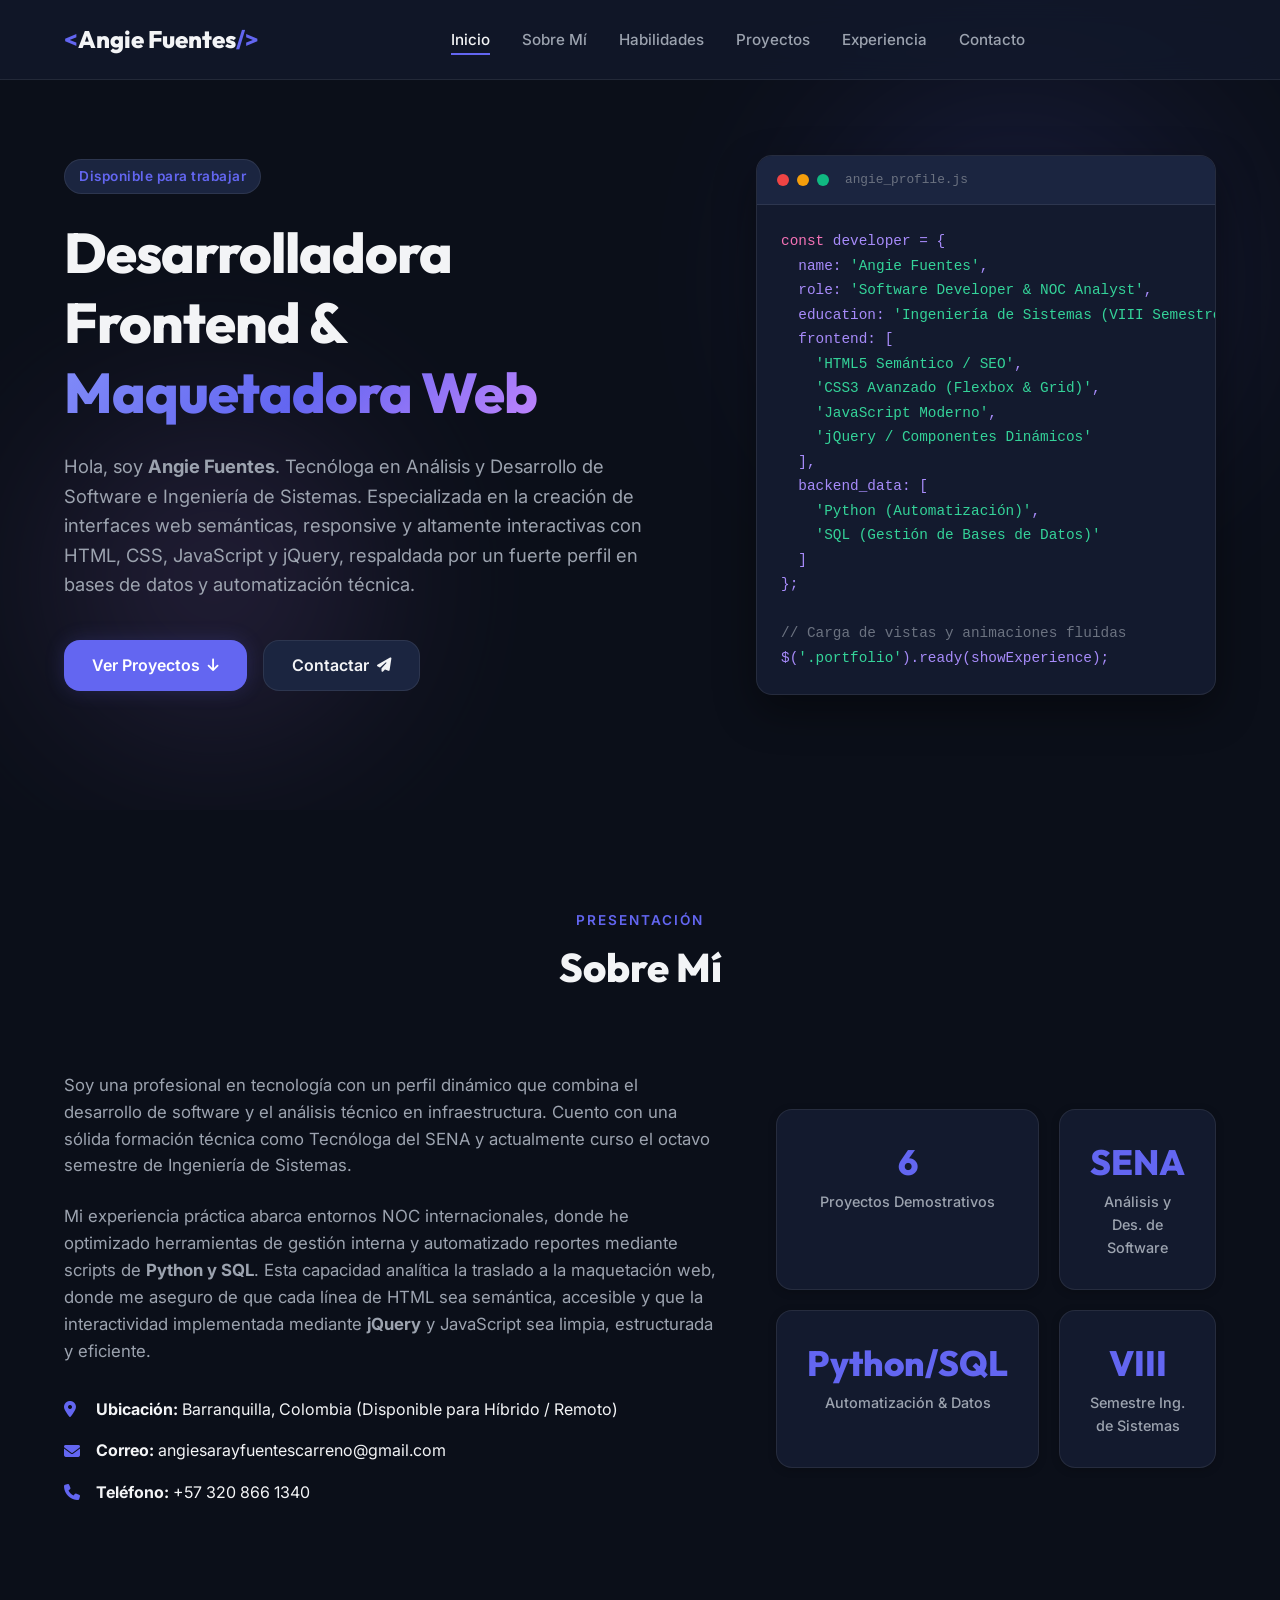
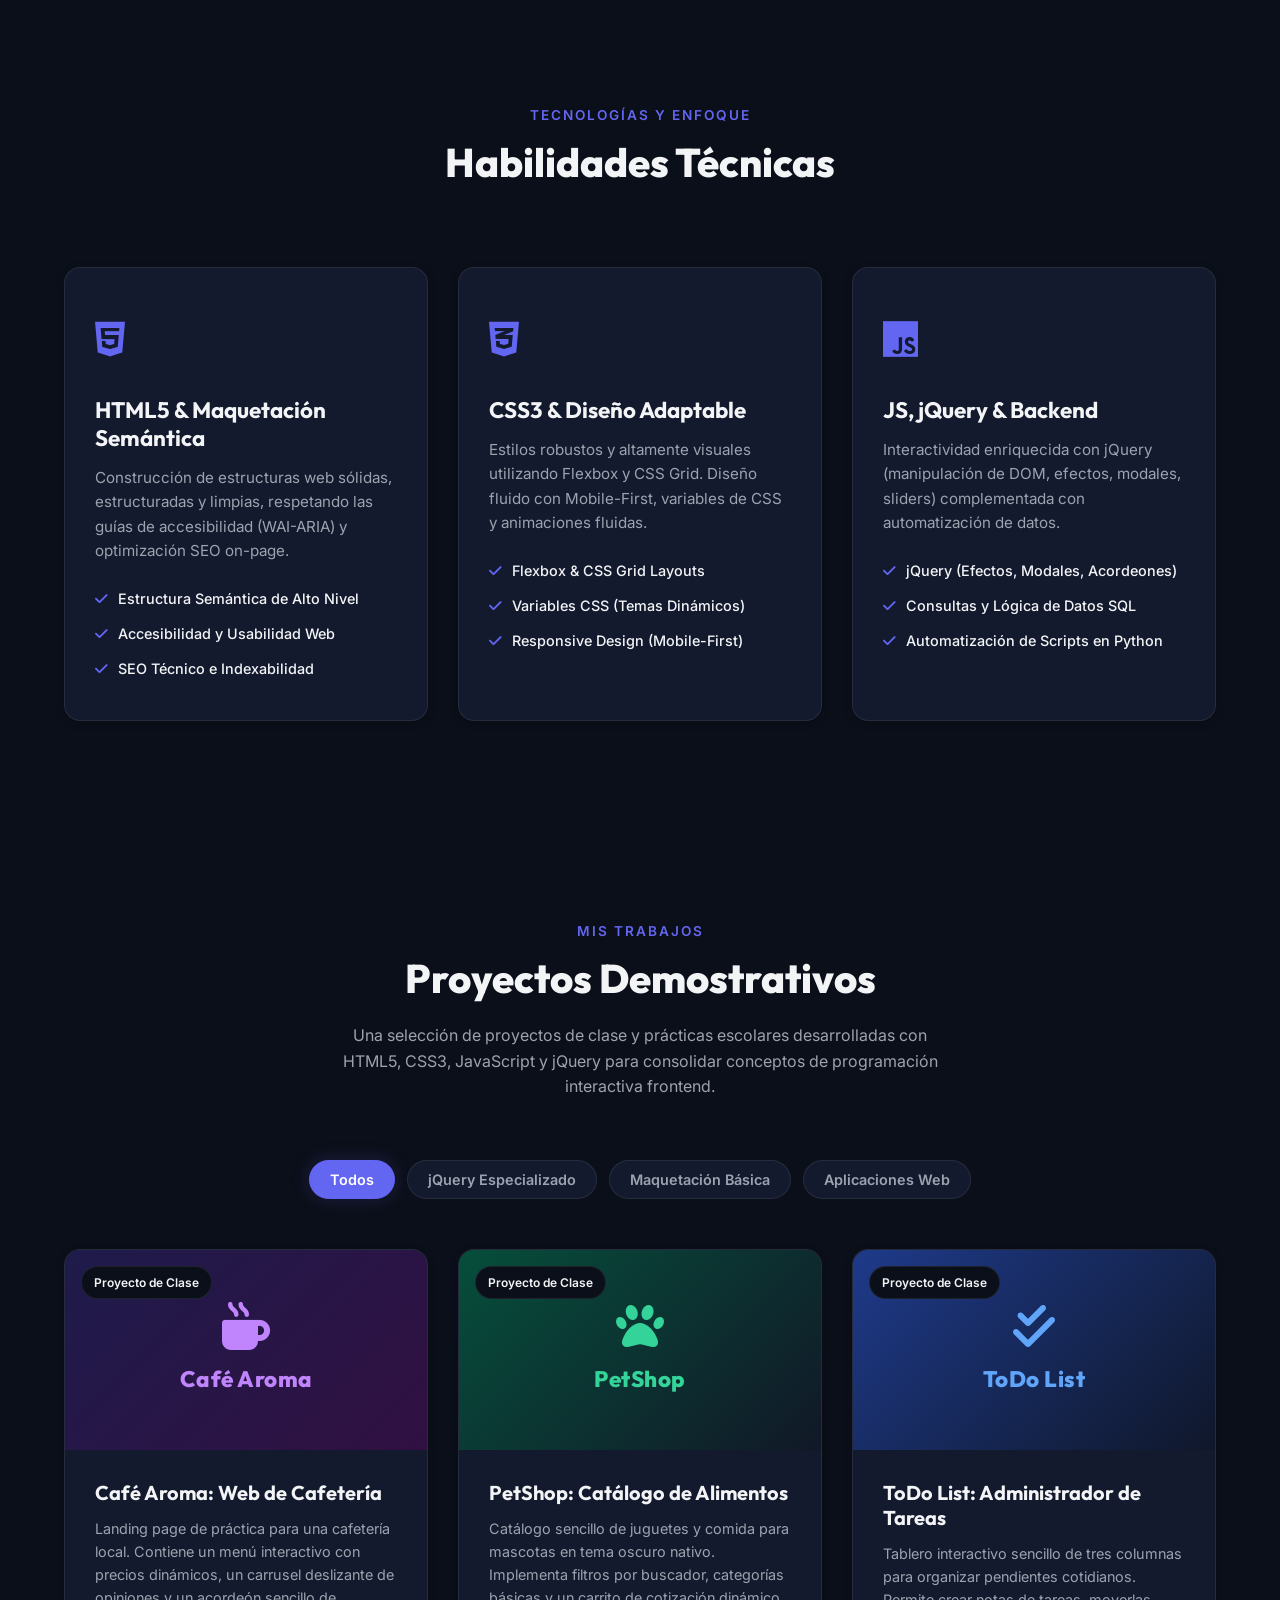
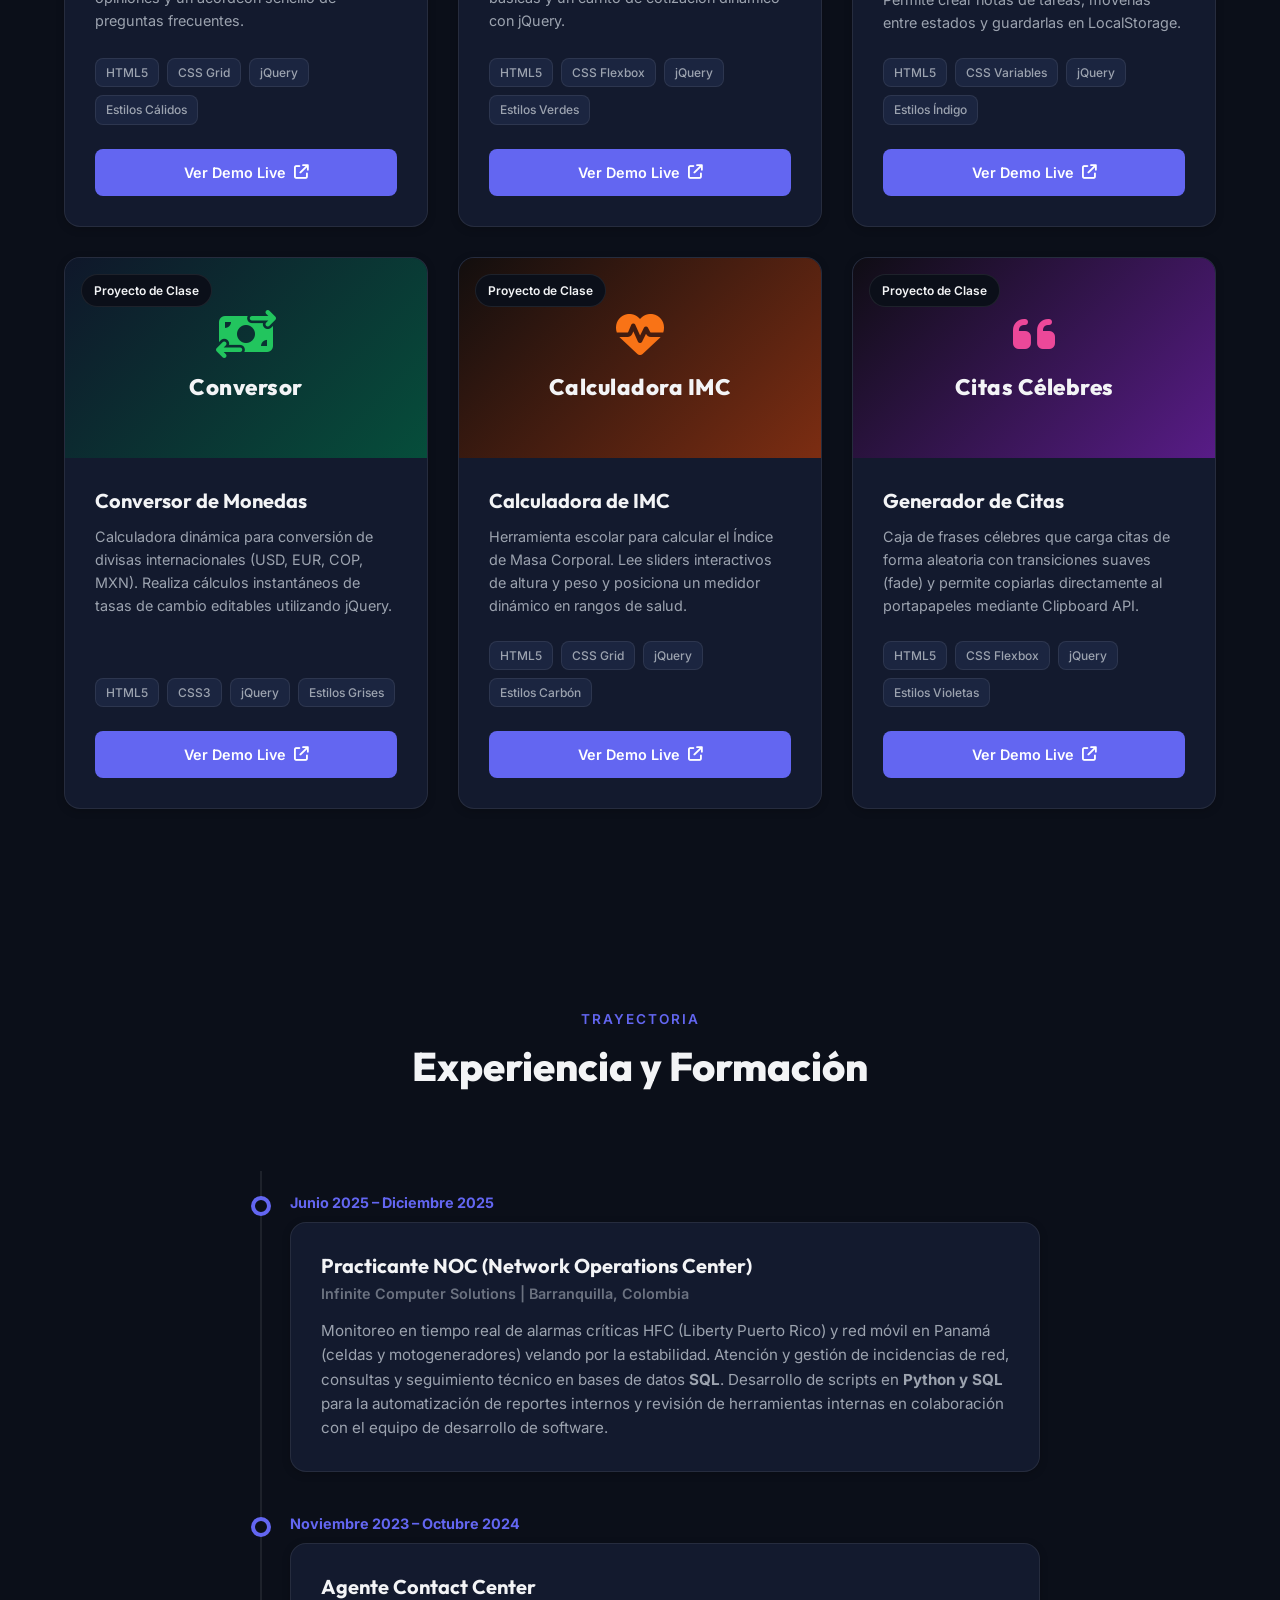
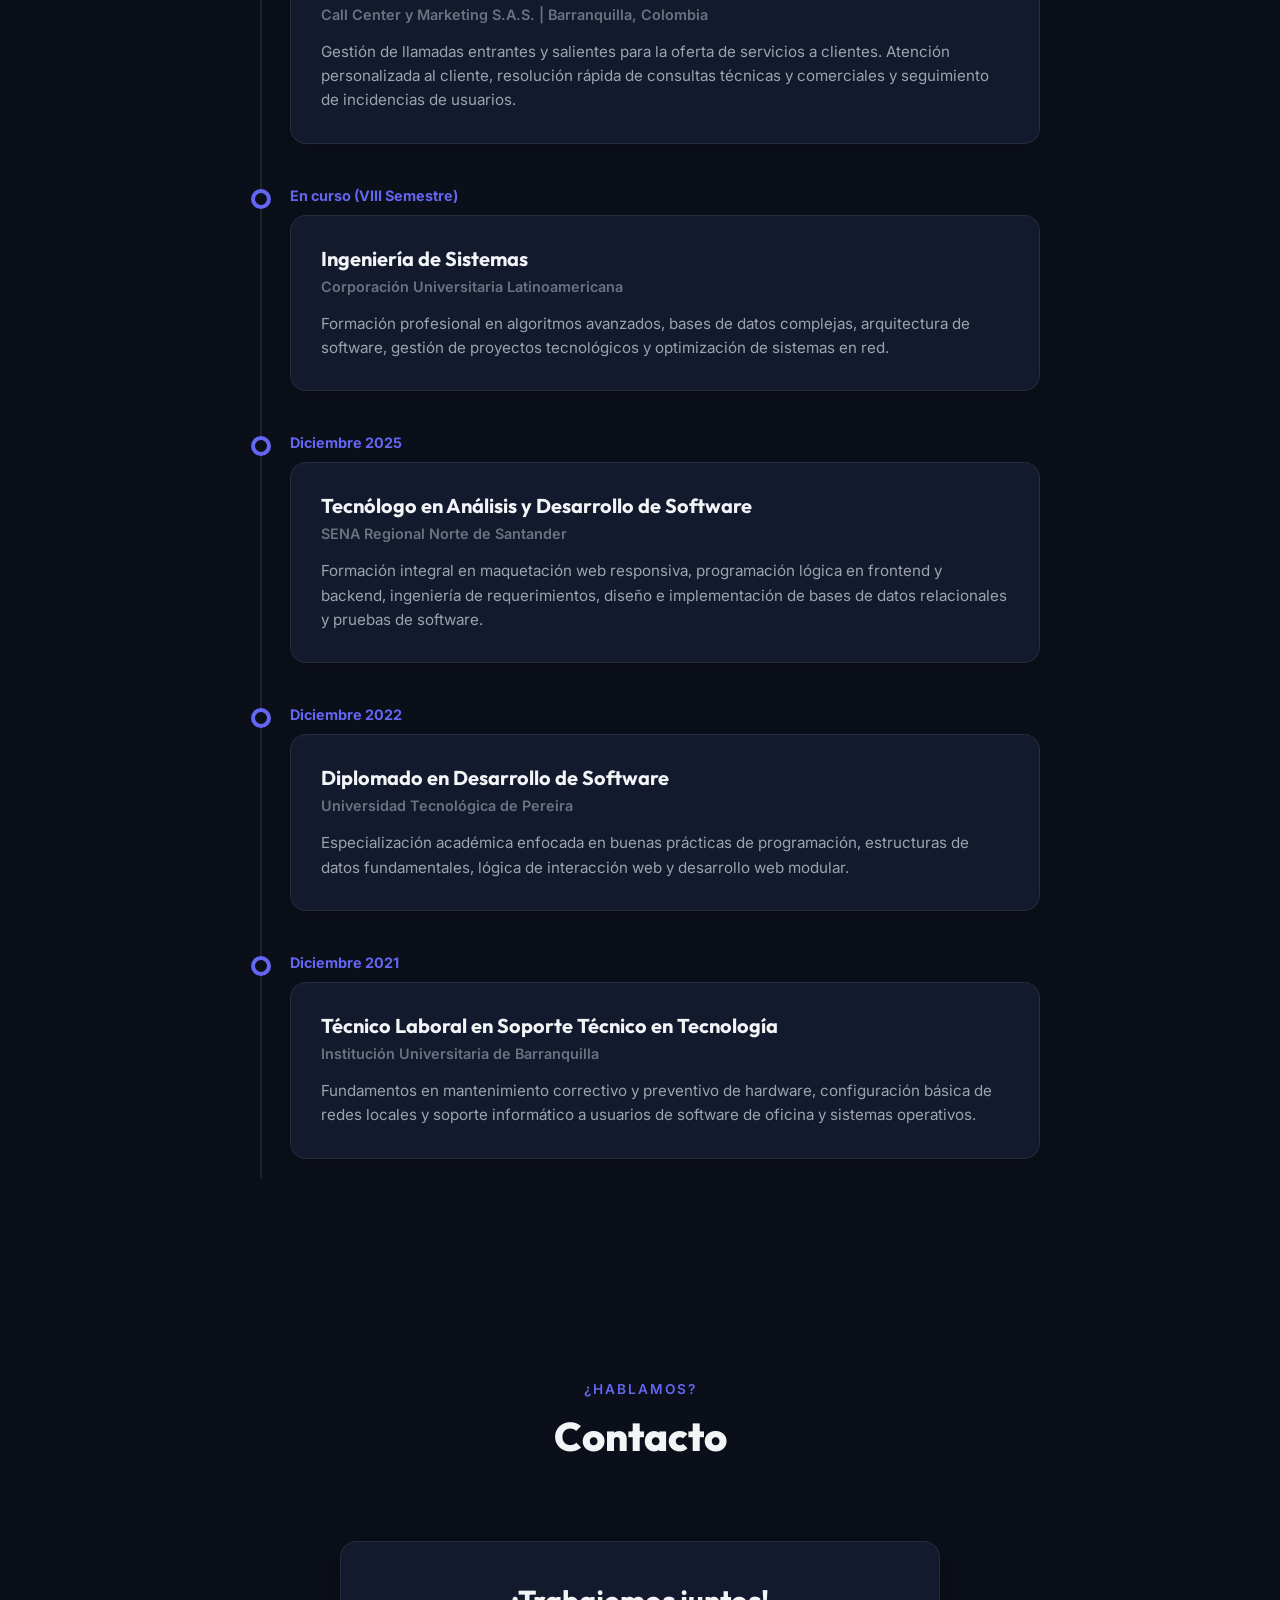
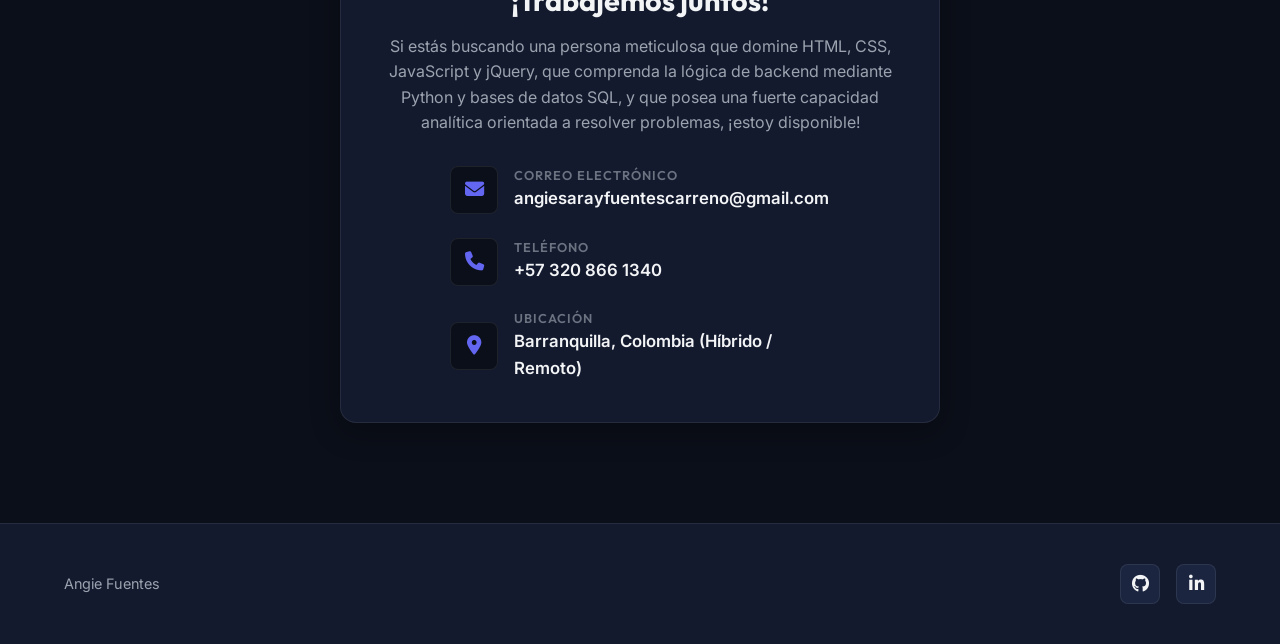
<file: index.html>
<!DOCTYPE html>
<html lang="es">
<head>
    <meta charset="UTF-8">
    <meta name="viewport" content="width=device-width, initial-scale=1.0">
    <title>Portafolio Profesional | Angie Fuentes</title>
    <meta name="description" content="Portafolio profesional de Angie Fuentes. Tecnóloga en Análisis y Desarrollo de Software e Ingeniería de Sistemas. Especialista en HTML5, CSS3, JavaScript, jQuery, Python y SQL.">
    <meta name="keywords" content="maquetador web, frontend developer, HTML, CSS, JS, jQuery, Python, SQL, NOC, portafolio, Angie Fuentes">
    <meta name="author" content="Angie Fuentes">
    
    <!-- Google Fonts -->
    <link rel="preconnect" href="https://fonts.googleapis.com">
    <link rel="preconnect" href="https://fonts.gstatic.com" crossorigin>
    <link href="https://fonts.googleapis.com/css2?family=Inter:wght@300;400;500;600;700&family=Outfit:wght@400;500;600;700;800&display=swap" rel="stylesheet">
    
    <!-- FontAwesome Icons -->
    <link rel="stylesheet" href="https://cdnjs.cloudflare.com/ajax/libs/font-awesome/6.4.0/css/all.min.css">
    
    <!-- Custom CSS -->
    <link rel="stylesheet" href="css/main.css">
</head>
<body class="dark-theme">
    
    <!-- Header / Navbar -->
    <header class="site-header" id="site-header">
        <div class="container header-container">
            <a href="#" class="logo" id="logo-brand">
                <span class="logo-accent">&lt;</span>Angie Fuentes<span class="logo-accent">/&gt;</span>
            </a>
            
            <nav class="main-nav" id="main-navigation">
                <ul class="nav-menu" id="nav-menu">
                    <li><a href="#hero" class="nav-link active">Inicio</a></li>
                    <li><a href="#about" class="nav-link">Sobre Mí</a></li>
                    <li><a href="#skills" class="nav-link">Habilidades</a></li>
                    <li><a href="#projects" class="nav-link">Proyectos</a></li>
                    <li><a href="#experience" class="nav-link">Experiencia</a></li>
                    <li><a href="#contact" class="nav-link">Contacto</a></li>
                </ul>
            </nav>
            
            <div class="header-actions">
                <button class="mobile-nav-toggle" id="menu-toggle-btn" aria-label="Abrir menú de navegación">
                    <i class="fa-solid fa-bars open-icon"></i>
                    <i class="fa-solid fa-xmark close-icon"></i>
                </button>
            </div>
        </div>
    </header>

    <main>
        <!-- Hero Section -->
        <section class="hero-section" id="hero">
            <div class="hero-bg-shapes">
                <div class="shape shape-1"></div>
                <div class="shape shape-2"></div>
            </div>
            <div class="container hero-container">
                <div class="hero-content">
                    <div class="badge" id="hero-badge">Disponible para trabajar</div>
                    <h1 class="hero-title" id="main-hero-title">
                        Desarrolladora Frontend & <span class="gradient-text">Maquetadora Web</span>
                    </h1>
                    <p class="hero-lead">
                        Hola, soy <strong>Angie Fuentes</strong>. Tecnóloga en Análisis y Desarrollo de Software e Ingeniería de Sistemas. Especializada en la creación de interfaces web semánticas, responsive y altamente interactivas con HTML, CSS, JavaScript y jQuery, respaldada por un fuerte perfil en bases de datos y automatización técnica.
                    </p>
                    <div class="hero-cta-group">
                        <a href="#projects" class="btn btn-primary" id="cta-view-projects">
                            Ver Proyectos <i class="fa-solid fa-arrow-down btn-icon"></i>
                        </a>
                        <a href="#contact" class="btn btn-secondary" id="cta-contact-me">
                            Contactar <i class="fa-solid fa-paper-plane btn-icon"></i>
                        </a>
                    </div>
                </div>
                <div class="hero-visual">
                    <div class="code-window">
                        <div class="code-header">
                            <span class="dot red"></span>
                            <span class="dot yellow"></span>
                            <span class="dot green"></span>
                            <span class="window-title">angie_profile.js</span>
                        </div>
                        <div class="code-body">
                            <pre><code><span class="keyword">const</span> developer = {
  name: <span class="string">'Angie Fuentes'</span>,
  role: <span class="string">'Software Developer & NOC Analyst'</span>,
  education: <span class="string">'Ingeniería de Sistemas (VIII Semestre)'</span>,
  frontend: [
    <span class="string">'HTML5 Semántico / SEO'</span>,
    <span class="string">'CSS3 Avanzado (Flexbox & Grid)'</span>,
    <span class="string">'JavaScript Moderno'</span>,
    <span class="string">'jQuery / Componentes Dinámicos'</span>
  ],
  backend_data: [
    <span class="string">'Python (Automatización)'</span>,
    <span class="string">'SQL (Gestión de Bases de Datos)'</span>
  ]
};

<span class="comment">// Carga de vistas y animaciones fluidas</span>
$(<span class="string">'.portfolio'</span>).ready(showExperience);</code></pre>
                        </div>
                    </div>
                </div>
            </div>
        </section>

        <!-- About Me Section -->
        <section class="about-section section-padding" id="about">
            <div class="container">
                <div class="section-header">
                    <span class="section-subtitle">Presentación</span>
                    <h2 class="section-title">Sobre Mí</h2>
                </div>
                <div class="about-grid">
                    <div class="about-info">
                        <p class="about-text">
                            Soy una profesional en tecnología con un perfil dinámico que combina el desarrollo de software y el análisis técnico en infraestructura. Cuento con una sólida formación técnica como Tecnóloga del SENA y actualmente curso el octavo semestre de Ingeniería de Sistemas.
                        </p>
                        <p class="about-text">
                            Mi experiencia práctica abarca entornos NOC internacionales, donde he optimizado herramientas de gestión interna y automatizado reportes mediante scripts de <strong>Python y SQL</strong>. Esta capacidad analítica la traslado a la maquetación web, donde me aseguro de que cada línea de HTML sea semántica, accesible y que la interactividad implementada mediante <strong>jQuery</strong> y JavaScript sea limpia, estructurada y eficiente.
                        </p>
                        <div class="personal-details">
                            <div class="detail-item">
                                <i class="fa-solid fa-location-dot detail-icon"></i>
                                <span><strong>Ubicación:</strong> Barranquilla, Colombia (Disponible para Híbrido / Remoto)</span>
                            </div>
                            <div class="detail-item">
                                <i class="fa-solid fa-envelope detail-icon"></i>
                                <span><strong>Correo:</strong> angiesarayfuentescarreno@gmail.com</span>
                            </div>
                            <div class="detail-item">
                                <i class="fa-solid fa-phone detail-icon"></i>
                                <span><strong>Teléfono:</strong> +57 320 866 1340</span>
                            </div>
                        </div>
                    </div>
                    <div class="about-stats">
                        <div class="stat-card">
                            <h3 class="stat-number">6</h3>
                            <p class="stat-label">Proyectos Demostrativos</p>
                        </div>
                        <div class="stat-card">
                            <h3 class="stat-number">SENA</h3>
                            <p class="stat-label">Análisis y Des. de Software</p>
                        </div>
                        <div class="stat-card">
                            <h3 class="stat-number">Python/SQL</h3>
                            <p class="stat-label">Automatización & Datos</p>
                        </div>
                        <div class="stat-card">
                            <h3 class="stat-number">VIII</h3>
                            <p class="stat-label">Semestre Ing. de Sistemas</p>
                        </div>
                    </div>
                </div>
            </div>
        </section>

        <!-- Habilidades Section -->
        <section class="skills-section section-padding" id="skills">
            <div class="container">
                <div class="section-header">
                    <span class="section-subtitle">Tecnologías y Enfoque</span>
                    <h2 class="section-title">Habilidades Técnicas</h2>
                </div>
                <div class="skills-grid">
                    <div class="skill-category-card">
                        <div class="card-icon"><i class="fa-brands fa-html5"></i></div>
                        <h3 class="card-title">HTML5 & Maquetación Semántica</h3>
                        <p class="card-desc">Construcción de estructuras web sólidas, estructuradas y limpias, respetando las guías de accesibilidad (WAI-ARIA) y optimización SEO on-page.</p>
                        <ul class="skills-list">
                            <li><i class="fa-solid fa-check text-accent"></i> Estructura Semántica de Alto Nivel</li>
                            <li><i class="fa-solid fa-check text-accent"></i> Accesibilidad y Usabilidad Web</li>
                            <li><i class="fa-solid fa-check text-accent"></i> SEO Técnico e Indexabilidad</li>
                        </ul>
                    </div>

                    <div class="skill-category-card">
                        <div class="card-icon"><i class="fa-brands fa-css3-alt"></i></div>
                        <h3 class="card-title">CSS3 & Diseño Adaptable</h3>
                        <p class="card-desc">Estilos robustos y altamente visuales utilizando Flexbox y CSS Grid. Diseño fluido con Mobile-First, variables de CSS y animaciones fluidas.</p>
                        <ul class="skills-list">
                            <li><i class="fa-solid fa-check text-accent"></i> Flexbox & CSS Grid Layouts</li>
                            <li><i class="fa-solid fa-check text-accent"></i> Variables CSS (Temas Dinámicos)</li>
                            <li><i class="fa-solid fa-check text-accent"></i> Responsive Design (Mobile-First)</li>
                        </ul>
                    </div>

                    <div class="skill-category-card">
                        <div class="card-icon"><i class="fa-brands fa-js"></i></div>
                        <h3 class="card-title">JS, jQuery & Backend</h3>
                        <p class="card-desc">Interactividad enriquecida con jQuery (manipulación de DOM, efectos, modales, sliders) complementada con automatización de datos.</p>
                        <ul class="skills-list">
                            <li><i class="fa-solid fa-check text-accent"></i> jQuery (Efectos, Modales, Acordeones)</li>
                            <li><i class="fa-solid fa-check text-accent"></i> Consultas y Lógica de Datos SQL</li>
                            <li><i class="fa-solid fa-check text-accent"></i> Automatización de Scripts en Python</li>
                        </ul>
                    </div>
                </div>
            </div>
        </section>

        <!-- Projects Showcase Section -->
        <section class="projects-section section-padding" id="projects">
            <div class="container">
                <div class="section-header">
                    <span class="section-subtitle">Mis Trabajos</span>
                    <h2 class="section-title">Proyectos Demostrativos</h2>
                    <p class="section-intro">
                        Una selección de proyectos de clase y prácticas escolares desarrolladas con HTML5, CSS3, JavaScript y jQuery para consolidar conceptos de programación interactiva frontend.
                    </p>
                </div>

                <!-- Project Filters (jQuery Powered) -->
                <div class="project-filters">
                    <button class="filter-btn active" data-filter="all" id="filter-all">Todos</button>
                    <button class="filter-btn" data-filter="jquery" id="filter-jquery">jQuery Especializado</button>
                    <button class="filter-btn" data-filter="layout" id="filter-layout">Maquetación Básica</button>
                    <button class="filter-btn" data-filter="application" id="filter-application">Aplicaciones Web</button>
                </div>

                <div class="projects-grid" id="projects-grid">
                    
                    <!-- Project 1: Café Aroma -->
                    <article class="project-card" data-category="layout jquery">
                        <div class="project-img-wrapper">
                            <div class="project-tag">Proyecto de Clase</div>
                            <div class="project-placeholder-img visual-gradient-saas">
                                <i class="fa-solid fa-mug-hot card-visual-icon"></i>
                                <span class="placeholder-text">Café Aroma</span>
                            </div>
                        </div>
                        <div class="project-info">
                            <h3 class="project-title">Café Aroma: Web de Cafetería</h3>
                            <p class="project-desc">
                                Landing page de práctica para una cafetería local. Contiene un menú interactivo con precios dinámicos, un carrusel deslizante de opiniones y un acordeón sencillo de preguntas frecuentes.
                            </p>
                            <div class="project-tech-tags">
                                <span>HTML5</span>
                                <span>CSS Grid</span>
                                <span>jQuery</span>
                                <span>Estilos Cálidos</span>
                            </div>
                            <div class="project-links">
                                <a href="proyectos/saas-landing/index.html" class="btn-project btn-view" target="_blank">
                                    Ver Demo Live <i class="fa-solid fa-arrow-up-right-from-square"></i>
                                </a>
                            </div>
                        </div>
                    </article>

                    <!-- Project 2: PetShop -->
                    <article class="project-card" data-category="jquery application">
                        <div class="project-img-wrapper">
                            <div class="project-tag">Proyecto de Clase</div>
                            <div class="project-placeholder-img visual-gradient-ecommerce">
                                <i class="fa-solid fa-paw card-visual-icon"></i>
                                <span class="placeholder-text">PetShop</span>
                            </div>
                        </div>
                        <div class="project-info">
                            <h3 class="project-title">PetShop: Catálogo de Alimentos</h3>
                            <p class="project-desc">
                                Catálogo sencillo de juguetes y comida para mascotas en tema oscuro nativo. Implementa filtros por buscador, categorías básicas y un carrito de cotización dinámico con jQuery.
                            </p>
                            <div class="project-tech-tags">
                                <span>HTML5</span>
                                <span>CSS Flexbox</span>
                                <span>jQuery</span>
                                <span>Estilos Verdes</span>
                            </div>
                            <div class="project-links">
                                <a href="proyectos/ecommerce-hub/index.html" class="btn-project btn-view" target="_blank">
                                    Ver Demo Live <i class="fa-solid fa-arrow-up-right-from-square"></i>
                                </a>
                            </div>
                        </div>
                    </article>

                    <!-- Project 3: ToDo List -->
                    <article class="project-card" data-category="application jquery">
                        <div class="project-img-wrapper">
                            <div class="project-tag">Proyecto de Clase</div>
                            <div class="project-placeholder-img visual-gradient-kanban">
                                <i class="fa-solid fa-check-double card-visual-icon"></i>
                                <span class="placeholder-text">ToDo List</span>
                            </div>
                        </div>
                        <div class="project-info">
                            <h3 class="project-title">ToDo List: Administrador de Tareas</h3>
                            <p class="project-desc">
                                Tablero interactivo sencillo de tres columnas para organizar pendientes cotidianos. Permite crear notas de tareas, moverlas entre estados y guardarlas en LocalStorage.
                            </p>
                            <div class="project-tech-tags">
                                <span>HTML5</span>
                                <span>CSS Variables</span>
                                <span>jQuery</span>
                                <span>Estilos Índigo</span>
                            </div>
                            <div class="project-links">
                                <a href="proyectos/kanban-board/index.html" class="btn-project btn-view" target="_blank">
                                    Ver Demo Live <i class="fa-solid fa-arrow-up-right-from-square"></i>
                                </a>
                            </div>
                        </div>
                    </article>

                    <!-- Project 4: Conversor de Divisas -->
                    <article class="project-card" data-category="application jquery">
                        <div class="project-img-wrapper">
                            <div class="project-tag">Proyecto de Clase</div>
                            <div class="project-placeholder-img" style="background: linear-gradient(135deg, #0f172a 0%, #064e3b 100%);">
                                <i class="fa-solid fa-money-bill-transfer card-visual-icon" style="color: #22c55e;"></i>
                                <span class="placeholder-text">Conversor</span>
                            </div>
                        </div>
                        <div class="project-info">
                            <h3 class="project-title">Conversor de Monedas</h3>
                            <p class="project-desc">
                                Calculadora dinámica para conversión de divisas internacionales (USD, EUR, COP, MXN). Realiza cálculos instantáneos de tasas de cambio editables utilizando jQuery.
                            </p>
                            <div class="project-tech-tags">
                                <span>HTML5</span>
                                <span>CSS3</span>
                                <span>jQuery</span>
                                <span>Estilos Grises</span>
                            </div>
                            <div class="project-links">
                                <a href="proyectos/conversor-divisas/index.html" class="btn-project btn-view" target="_blank">
                                    Ver Demo Live <i class="fa-solid fa-arrow-up-right-from-square"></i>
                                </a>
                            </div>
                        </div>
                    </article>

                    <!-- Project 5: Calculadora de IMC -->
                    <article class="project-card" data-category="application jquery">
                        <div class="project-img-wrapper">
                            <div class="project-tag">Proyecto de Clase</div>
                            <div class="project-placeholder-img" style="background: linear-gradient(135deg, #120e0e 0%, #7c2d12 100%);">
                                <i class="fa-solid fa-heart-pulse card-visual-icon" style="color: #f97316;"></i>
                                <span class="placeholder-text">Calculadora IMC</span>
                            </div>
                        </div>
                        <div class="project-info">
                            <h3 class="project-title">Calculadora de IMC</h3>
                            <p class="project-desc">
                                Herramienta escolar para calcular el Índice de Masa Corporal. Lee sliders interactivos de altura y peso y posiciona un medidor dinámico en rangos de salud.
                            </p>
                            <div class="project-tech-tags">
                                <span>HTML5</span>
                                <span>CSS Grid</span>
                                <span>jQuery</span>
                                <span>Estilos Carbón</span>
                            </div>
                            <div class="project-links">
                                <a href="proyectos/calculadora-imc/index.html" class="btn-project btn-view" target="_blank">
                                    Ver Demo Live <i class="fa-solid fa-arrow-up-right-from-square"></i>
                                </a>
                            </div>
                        </div>
                    </article>

                    <!-- Project 6: Generador de Citas -->
                    <article class="project-card" data-category="layout jquery">
                        <div class="project-img-wrapper">
                            <div class="project-tag">Proyecto de Clase</div>
                            <div class="project-placeholder-img" style="background: linear-gradient(135deg, #0f0d14 0%, #581c87 100%);">
                                <i class="fa-solid fa-quote-left card-visual-icon" style="color: #ec4899;"></i>
                                <span class="placeholder-text">Citas Célebres</span>
                            </div>
                        </div>
                        <div class="project-info">
                            <h3 class="project-title">Generador de Citas</h3>
                            <p class="project-desc">
                                Caja de frases célebres que carga citas de forma aleatoria con transiciones suaves (fade) y permite copiarlas directamente al portapapeles mediante Clipboard API.
                            </p>
                            <div class="project-tech-tags">
                                <span>HTML5</span>
                                <span>CSS Flexbox</span>
                                <span>jQuery</span>
                                <span>Estilos Violetas</span>
                            </div>
                            <div class="project-links">
                                <a href="proyectos/generador-citas/index.html" class="btn-project btn-view" target="_blank">
                                    Ver Demo Live <i class="fa-solid fa-arrow-up-right-from-square"></i>
                                </a>
                            </div>
                        </div>
                    </article>

                </div>
            </div>
        </section>

        <!-- Experiencia / Educación Section -->
        <section class="experience-section section-padding" id="experience">
            <div class="container">
                <div class="section-header">
                    <span class="section-subtitle">Trayectoria</span>
                    <h2 class="section-title">Experiencia y Formación</h2>
                </div>
                <div class="timeline">
                    <!-- Experience 1 -->
                    <div class="timeline-item">
                        <div class="timeline-dot"></div>
                        <div class="timeline-date">Junio 2025 – Diciembre 2025</div>
                        <div class="timeline-content">
                            <h3 class="timeline-title">Practicante NOC (Network Operations Center)</h3>
                            <p class="timeline-org">Infinite Computer Solutions | Barranquilla, Colombia</p>
                            <p class="timeline-desc">
                                Monitoreo en tiempo real de alarmas críticas HFC (Liberty Puerto Rico) y red móvil en Panamá (celdas y motogeneradores) velando por la estabilidad. Atención y gestión de incidencias de red, consultas y seguimiento técnico en bases de datos <strong>SQL</strong>. Desarrollo de scripts en <strong>Python y SQL</strong> para la automatización de reportes internos y revisión de herramientas internas en colaboración con el equipo de desarrollo de software.
                            </p>
                        </div>
                    </div>
                    
                    <!-- Experience 2 -->
                    <div class="timeline-item">
                        <div class="timeline-dot"></div>
                        <div class="timeline-date">Noviembre 2023 – Octubre 2024</div>
                        <div class="timeline-content">
                            <h3 class="timeline-title">Agente Contact Center</h3>
                            <p class="timeline-org">Call Center y Marketing S.A.S. | Barranquilla, Colombia</p>
                            <p class="timeline-desc">
                                Gestión de llamadas entrantes y salientes para la oferta de servicios a clientes. Atención personalizada al cliente, resolución rápida de consultas técnicas y comerciales y seguimiento de incidencias de usuarios.
                            </p>
                        </div>
                    </div>

                    <!-- Education 1 -->
                    <div class="timeline-item">
                        <div class="timeline-dot"></div>
                        <div class="timeline-date">En curso (VIII Semestre)</div>
                        <div class="timeline-content">
                            <h3 class="timeline-title">Ingeniería de Sistemas</h3>
                            <p class="timeline-org">Corporación Universitaria Latinoamericana</p>
                            <p class="timeline-desc">
                                Formación profesional en algoritmos avanzados, bases de datos complejas, arquitectura de software, gestión de proyectos tecnológicos y optimización de sistemas en red.
                            </p>
                        </div>
                    </div>

                    <!-- Education 2 -->
                    <div class="timeline-item">
                        <div class="timeline-dot"></div>
                        <div class="timeline-date">Diciembre 2025</div>
                        <div class="timeline-content">
                            <h3 class="timeline-title">Tecnólogo en Análisis y Desarrollo de Software</h3>
                            <p class="timeline-org">SENA Regional Norte de Santander</p>
                            <p class="timeline-desc">
                                Formación integral en maquetación web responsiva, programación lógica en frontend y backend, ingeniería de requerimientos, diseño e implementación de bases de datos relacionales y pruebas de software.
                            </p>
                        </div>
                    </div>

                    <!-- Education 3 -->
                    <div class="timeline-item">
                        <div class="timeline-dot"></div>
                        <div class="timeline-date">Diciembre 2022</div>
                        <div class="timeline-content">
                            <h3 class="timeline-title">Diplomado en Desarrollo de Software</h3>
                            <p class="timeline-org">Universidad Tecnológica de Pereira</p>
                            <p class="timeline-desc">
                                Especialización académica enfocada en buenas prácticas de programación, estructuras de datos fundamentales, lógica de interacción web y desarrollo web modular.
                            </p>
                        </div>
                    </div>

                    <!-- Education 4 -->
                    <div class="timeline-item">
                        <div class="timeline-dot"></div>
                        <div class="timeline-date">Diciembre 2021</div>
                        <div class="timeline-content">
                            <h3 class="timeline-title">Técnico Laboral en Soporte Técnico en Tecnología</h3>
                            <p class="timeline-org">Institución Universitaria de Barranquilla</p>
                            <p class="timeline-desc">
                                Fundamentos en mantenimiento correctivo y preventivo de hardware, configuración básica de redes locales y soporte informático a usuarios de software de oficina y sistemas operativos.
                            </p>
                        </div>
                    </div>
                </div>
            </div>
        </section>

        <!-- Contact Section -->
        <section class="contact-section section-padding" id="contact">
            <div class="container">
                <div class="section-header">
                    <span class="section-subtitle">¿Hablamos?</span>
                    <h2 class="section-title">Contacto</h2>
                </div>
                
                <div class="contact-single-container" style="max-width: 600px; margin: 0 auto; text-align: center;">
                    <div class="contact-info-panel" style="background-color: var(--bg-secondary); border: 1px solid var(--border-color); border-radius: var(--radius-md); padding: 40px; box-shadow: var(--shadow-md); text-align: center;">
                        <h3 class="contact-info-title" style="margin-bottom: 16px; font-size: 1.8rem; font-weight: 700;">¡Trabajemos juntos!</h3>
                        <p class="contact-info-desc" style="color: var(--text-secondary); margin-bottom: 30px; font-size: 1rem; line-height: 1.6;">
                            Si estás buscando una persona meticulosa que domine HTML, CSS, JavaScript y jQuery, que comprenda la lógica de backend mediante Python y bases de datos SQL, y que posea una fuerte capacidad analítica orientada a resolver problemas, ¡estoy disponible!
                        </p>
                        
                        <div class="contact-methods" style="display: inline-flex; flex-direction: column; gap: 24px; text-align: left; width: 100%; max-width: 380px; margin: 0 auto;">
                            <div class="method-item" style="display: flex; align-items: center; gap: 16px;">
                                <div class="method-icon" style="width: 48px; height: 48px; background-color: var(--bg-primary); border: 1px solid var(--border-color); color: var(--accent-color); border-radius: var(--radius-sm); display: flex; align-items: center; justify-content: center; font-size: 1.2rem; flex-shrink: 0;"><i class="fa-solid fa-envelope"></i></div>
                                <div>
                                    <h4 class="method-label" style="font-size: 0.8rem; color: var(--text-muted); text-transform: uppercase; font-weight: 600; letter-spacing: 1px; margin-bottom: 2px;">Correo Electrónico</h4>
                                    <a href="mailto:angiesarayfuentescarreno@gmail.com" class="method-link" style="font-size: 1.05rem; font-weight: 600; transition: color var(--transition-fast);">angiesarayfuentescarreno@gmail.com</a>
                                </div>
                            </div>
                            <div class="method-item" style="display: flex; align-items: center; gap: 16px;">
                                <div class="method-icon" style="width: 48px; height: 48px; background-color: var(--bg-primary); border: 1px solid var(--border-color); color: var(--accent-color); border-radius: var(--radius-sm); display: flex; align-items: center; justify-content: center; font-size: 1.2rem; flex-shrink: 0;"><i class="fa-solid fa-phone"></i></div>
                                <div>
                                    <h4 class="method-label" style="font-size: 0.8rem; color: var(--text-muted); text-transform: uppercase; font-weight: 600; letter-spacing: 1px; margin-bottom: 2px;">Teléfono</h4>
                                    <a href="tel:+573208661340" class="method-link" style="font-size: 1.05rem; font-weight: 600; transition: color var(--transition-fast);">+57 320 866 1340</a>
                                </div>
                            </div>
                            <div class="method-item" style="display: flex; align-items: center; gap: 16px;">
                                <div class="method-icon" style="width: 48px; height: 48px; background-color: var(--bg-primary); border: 1px solid var(--border-color); color: var(--accent-color); border-radius: var(--radius-sm); display: flex; align-items: center; justify-content: center; font-size: 1.2rem; flex-shrink: 0;"><i class="fa-solid fa-location-dot"></i></div>
                                <div>
                                    <h4 class="method-label" style="font-size: 0.8rem; color: var(--text-muted); text-transform: uppercase; font-weight: 600; letter-spacing: 1px; margin-bottom: 2px;">Ubicación</h4>
                                    <span class="method-text" style="font-size: 1.05rem; font-weight: 600;">Barranquilla, Colombia (Híbrido / Remoto)</span>
                                </div>
                            </div>
                        </div>
                    </div>
                </div>
            </div>
        </section>
    </main>

    <!-- Footer -->
    <footer class="site-footer">
        <div class="container footer-container">
            <p class="copyright">
                Angie Fuentes
            </p>
            <div class="footer-socials">
                <a href="https://github.com/AngieFuentes2909" target="_blank" aria-label="GitHub"><i class="fa-brands fa-github"></i></a>
                <a href="https://linkedin.com" target="_blank" aria-label="LinkedIn"><i class="fa-brands fa-linkedin-in"></i></a>
            </div>
        </div>
    </footer>

    <!-- jQuery CDN -->
    <script src="https://code.jquery.com/jquery-3.7.1.min.js" integrity="sha256-/JqT3SQfawRcv/BIHPThkBvs0OEvtFFmqPF/lYI/Cxo=" crossorigin="anonymous"></script>
    
    <!-- Custom JS -->
    <script src="js/main.js"></script>
</body>
</html>
</file>
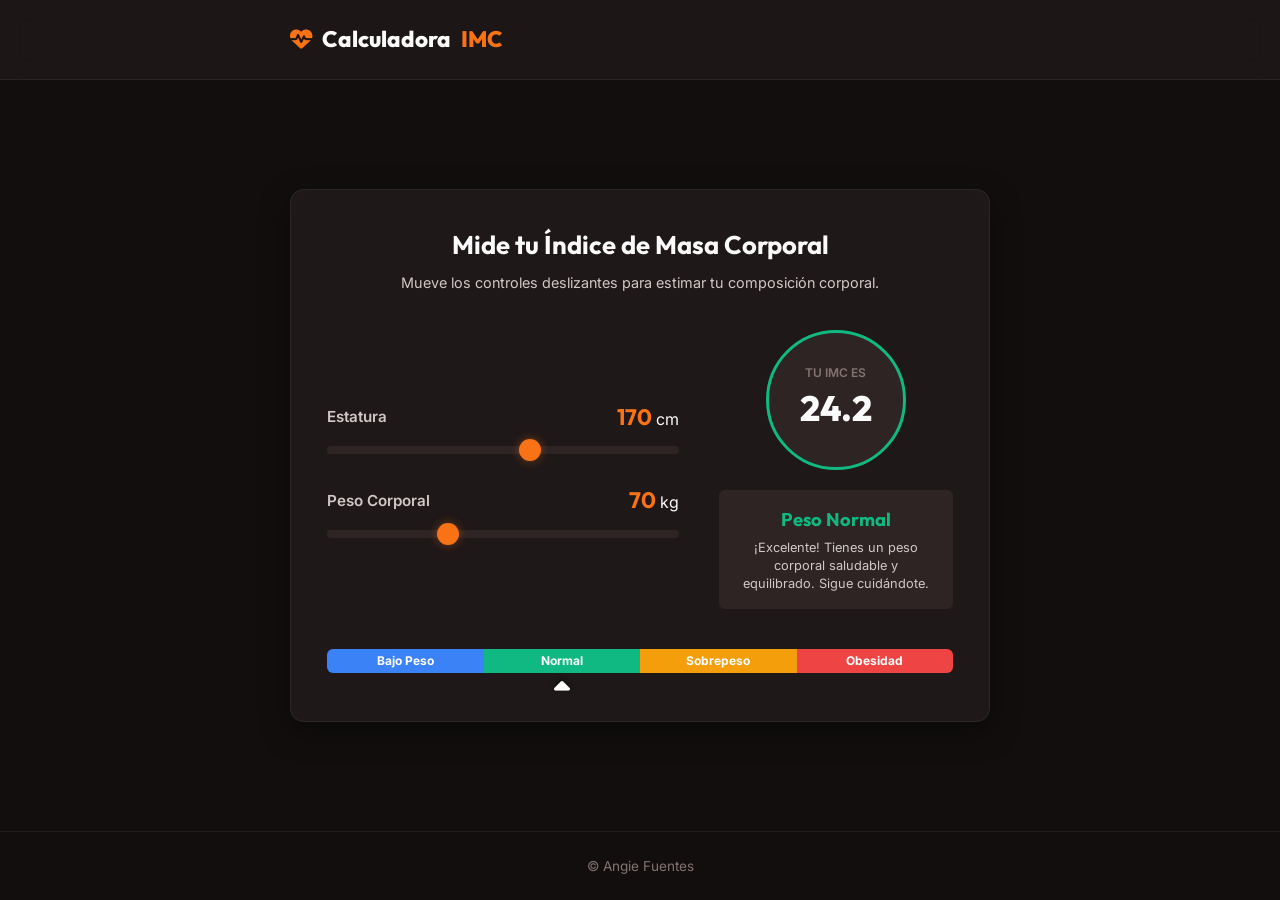
<file: proyectos/calculadora-imc/index.html>
<!DOCTYPE html>
<html lang="es">
<head>
    <meta charset="UTF-8">
    <meta name="viewport" content="width=device-width, initial-scale=1.0">
    <title>Calculadora de IMC | Proyecto de Clase</title>
    <meta name="description" content="Calculadora de IMC - Práctica escolar para medir el índice de masa corporal dinámicamente con sliders interactivos y jQuery.">
    
    <!-- Google Fonts -->
    <link rel="preconnect" href="https://fonts.googleapis.com">
    <link rel="preconnect" href="https://fonts.gstatic.com" crossorigin>
    <link href="https://fonts.googleapis.com/css2?family=Inter:wght@300;400;500;600;700&family=Outfit:wght@400;500;600;700;800&display=swap" rel="stylesheet">
    
    <!-- FontAwesome Icons -->
    <link rel="stylesheet" href="https://cdnjs.cloudflare.com/ajax/libs/font-awesome/6.4.0/css/all.min.css">
    
    <!-- CSS Estilos -->
    <link rel="stylesheet" href="css/style.css">
</head>
<body class="dark-theme">

    <header class="app-header">
        <div class="container">
            <a href="#" class="app-logo">
                <i class="fa-solid fa-heart-pulse logo-icon"></i> Calculadora <span class="logo-accent">IMC</span>
            </a>
        </div>
    </header>

    <main class="app-main">
        <div class="container">
            <div class="imc-card">
                <div class="card-header">
                    <h2>Mide tu Índice de Masa Corporal</h2>
                    <p>Mueve los controles deslizantes para estimar tu composición corporal.</p>
                </div>
                
                <div class="imc-grid-container">
                    <!-- Controls Column -->
                    <div class="imc-controls-column">
                        <!-- Height Control -->
                        <div class="control-group">
                            <div class="control-header">
                                <label for="height-slider">Estatura</label>
                                <span class="control-val"><strong id="height-val">170</strong> cm</span>
                            </div>
                            <input type="range" id="height-slider" class="range-slider" min="100" max="220" value="170">
                        </div>
                        
                        <!-- Weight Control -->
                        <div class="control-group">
                            <div class="control-header">
                                <label for="weight-slider">Peso Corporal</label>
                                <span class="control-val"><strong id="weight-val">70</strong> kg</span>
                            </div>
                            <input type="range" id="weight-slider" class="range-slider" min="30" max="150" value="70">
                        </div>
                    </div>

                    <!-- Result Panel Column -->
                    <div class="imc-result-column">
                        <div class="imc-circle-display">
                            <span class="imc-label">Tu IMC es</span>
                            <h3 id="imc-number">24.2</h3>
                        </div>
                        
                        <div class="result-status-card">
                            <h4 id="imc-status-title">Peso Normal</h4>
                            <p id="imc-status-desc">Tienes un peso corporal saludable. ¡Sigue así!</p>
                        </div>
                    </div>
                </div>

                <!-- IMC Category scale bar -->
                <div class="imc-scale-container">
                    <div class="scale-bar">
                        <div class="scale-segment bajo-peso"><span>Bajo Peso</span></div>
                        <div class="scale-segment normal"><span>Normal</span></div>
                        <div class="scale-segment sobrepeso"><span>Sobrepeso</span></div>
                        <div class="scale-segment obesidad"><span>Obesidad</span></div>
                        <!-- dynamic pointer arrow -->
                        <div class="scale-pointer" id="scale-pointer-arrow">
                            <i class="fa-solid fa-caret-up pointer-icon"></i>
                        </div>
                    </div>
                </div>
            </div>
        </div>
    </main>

    <footer class="app-footer">
        <div class="container">
            <p>&copy; Angie Fuentes</p>
        </div>
    </footer>

    <!-- jQuery -->
    <script src="https://code.jquery.com/jquery-3.7.1.min.js" integrity="sha256-/JqT3SQfawRcv/BIHPThkBvs0OEvtFFmqPF/lYI/Cxo=" crossorigin="anonymous"></script>
    
    <!-- Custom JS -->
    <script src="js/app.js"></script>
</body>
</html>
</file>
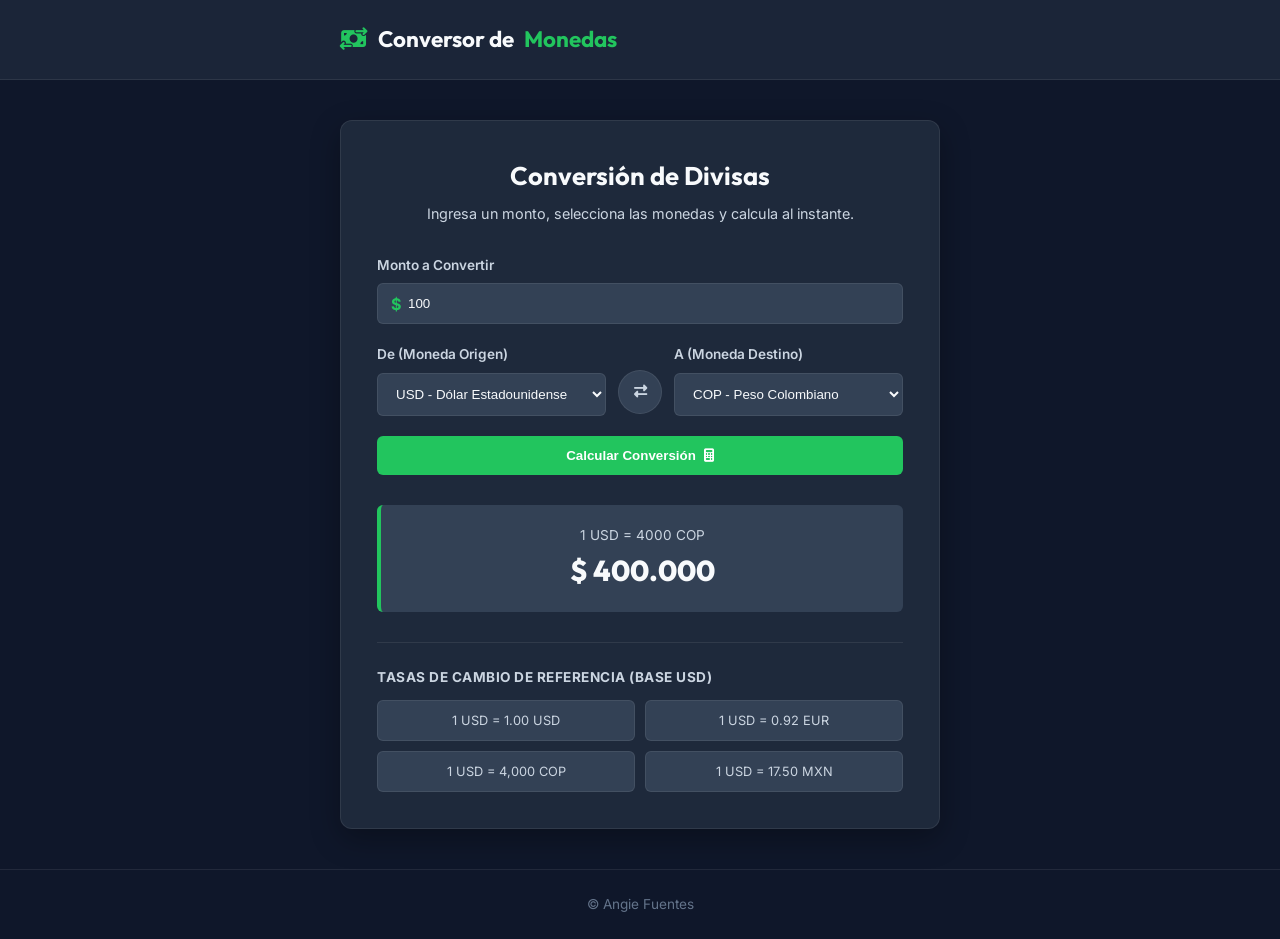
<file: proyectos/conversor-divisas/index.html>
<!DOCTYPE html>
<html lang="es">
<head>
    <meta charset="UTF-8">
    <meta name="viewport" content="width=device-width, initial-scale=1.0">
    <title>Conversor de Monedas | Proyecto de Clase</title>
    <meta name="description" content="Conversor de Divisas - Práctica interactiva escolar de conversión de monedas con jQuery.">
    
    <!-- Google Fonts -->
    <link rel="preconnect" href="https://fonts.googleapis.com">
    <link rel="preconnect" href="https://fonts.gstatic.com" crossorigin>
    <link href="https://fonts.googleapis.com/css2?family=Inter:wght@300;400;500;600;700&family=Outfit:wght@400;500;600;700;800&display=swap" rel="stylesheet">
    
    <!-- FontAwesome Icons -->
    <link rel="stylesheet" href="https://cdnjs.cloudflare.com/ajax/libs/font-awesome/6.4.0/css/all.min.css">
    
    <!-- CSS Estilos -->
    <link rel="stylesheet" href="css/style.css">
</head>
<body class="dark-theme">

    <header class="app-header">
        <div class="container">
            <a href="#" class="app-logo">
                <i class="fa-solid fa-money-bill-transfer logo-icon"></i> Conversor de <span class="logo-accent">Monedas</span>
            </a>
        </div>
    </header>

    <main class="app-main">
        <div class="container">
            <div class="converter-card">
                <div class="card-header">
                    <h2>Conversión de Divisas</h2>
                    <p>Ingresa un monto, selecciona las monedas y calcula al instante.</p>
                </div>
                
                <form id="converter-form" class="converter-form">
                    <div class="form-group">
                        <label for="amount">Monto a Convertir</label>
                        <div class="input-wrapper">
                            <span class="currency-symbol">$</span>
                            <input type="number" id="amount" class="form-control" placeholder="100.00" value="100" min="0" required>
                        </div>
                        <span class="form-error" id="amount-error">Ingrese un monto válido mayor a 0.</span>
                    </div>
                    
                    <div class="converter-row">
                        <div class="form-group">
                            <label for="from-currency">De (Moneda Origen)</label>
                            <select id="from-currency" class="form-control select-control">
                                <option value="USD" selected>USD - Dólar Estadounidense</option>
                                <option value="EUR">EUR - Euro</option>
                                <option value="COP">COP - Peso Colombiano</option>
                                <option value="MXN">MXN - Peso Mexicano</option>
                            </select>
                        </div>
                        
                        <button type="button" class="btn-swap" id="btn-swap-currencies" aria-label="Intercambiar monedas">
                            <i class="fa-solid fa-right-left"></i>
                        </button>
                        
                        <div class="form-group">
                            <label for="to-currency">A (Moneda Destino)</label>
                            <select id="to-currency" class="form-control select-control">
                                <option value="USD">USD - Dólar Estadounidense</option>
                                <option value="EUR">EUR - Euro</option>
                                <option value="COP" selected>COP - Peso Colombiano</option>
                                <option value="MXN">MXN - Peso Mexicano</option>
                            </select>
                        </div>
                    </div>
                    
                    <button type="submit" class="btn btn-primary btn-block" id="btn-calculate">
                        Calcular Conversión <i class="fa-solid fa-calculator"></i>
                    </button>
                </form>
                
                <!-- Result Area -->
                <div class="result-area" id="result-container" style="display: none;">
                    <p class="conversion-formula" id="conversion-text-formula">1 USD = 4,000 COP</p>
                    <h3 class="conversion-result" id="conversion-text-result">$400,000.00 COP</h3>
                </div>

                <!-- Rates Table Info -->
                <div class="rates-table-section">
                    <h4>Tasas de Cambio de Referencia (Base USD)</h4>
                    <div class="rates-grid">
                        <div class="rate-box"><span>1 USD = 1.00 USD</span></div>
                        <div class="rate-box"><span>1 USD = 0.92 EUR</span></div>
                        <div class="rate-box"><span>1 USD = 4,000 COP</span></div>
                        <div class="rate-box"><span>1 USD = 17.50 MXN</span></div>
                    </div>
                </div>
            </div>
        </div>
    </main>

    <footer class="app-footer">
        <div class="container">
            <p>&copy; Angie Fuentes</p>
        </div>
    </footer>

    <!-- jQuery -->
    <script src="https://code.jquery.com/jquery-3.7.1.min.js" integrity="sha256-/JqT3SQfawRcv/BIHPThkBvs0OEvtFFmqPF/lYI/Cxo=" crossorigin="anonymous"></script>
    
    <!-- Custom JS -->
    <script src="js/app.js"></script>
</body>
</html>
</file>
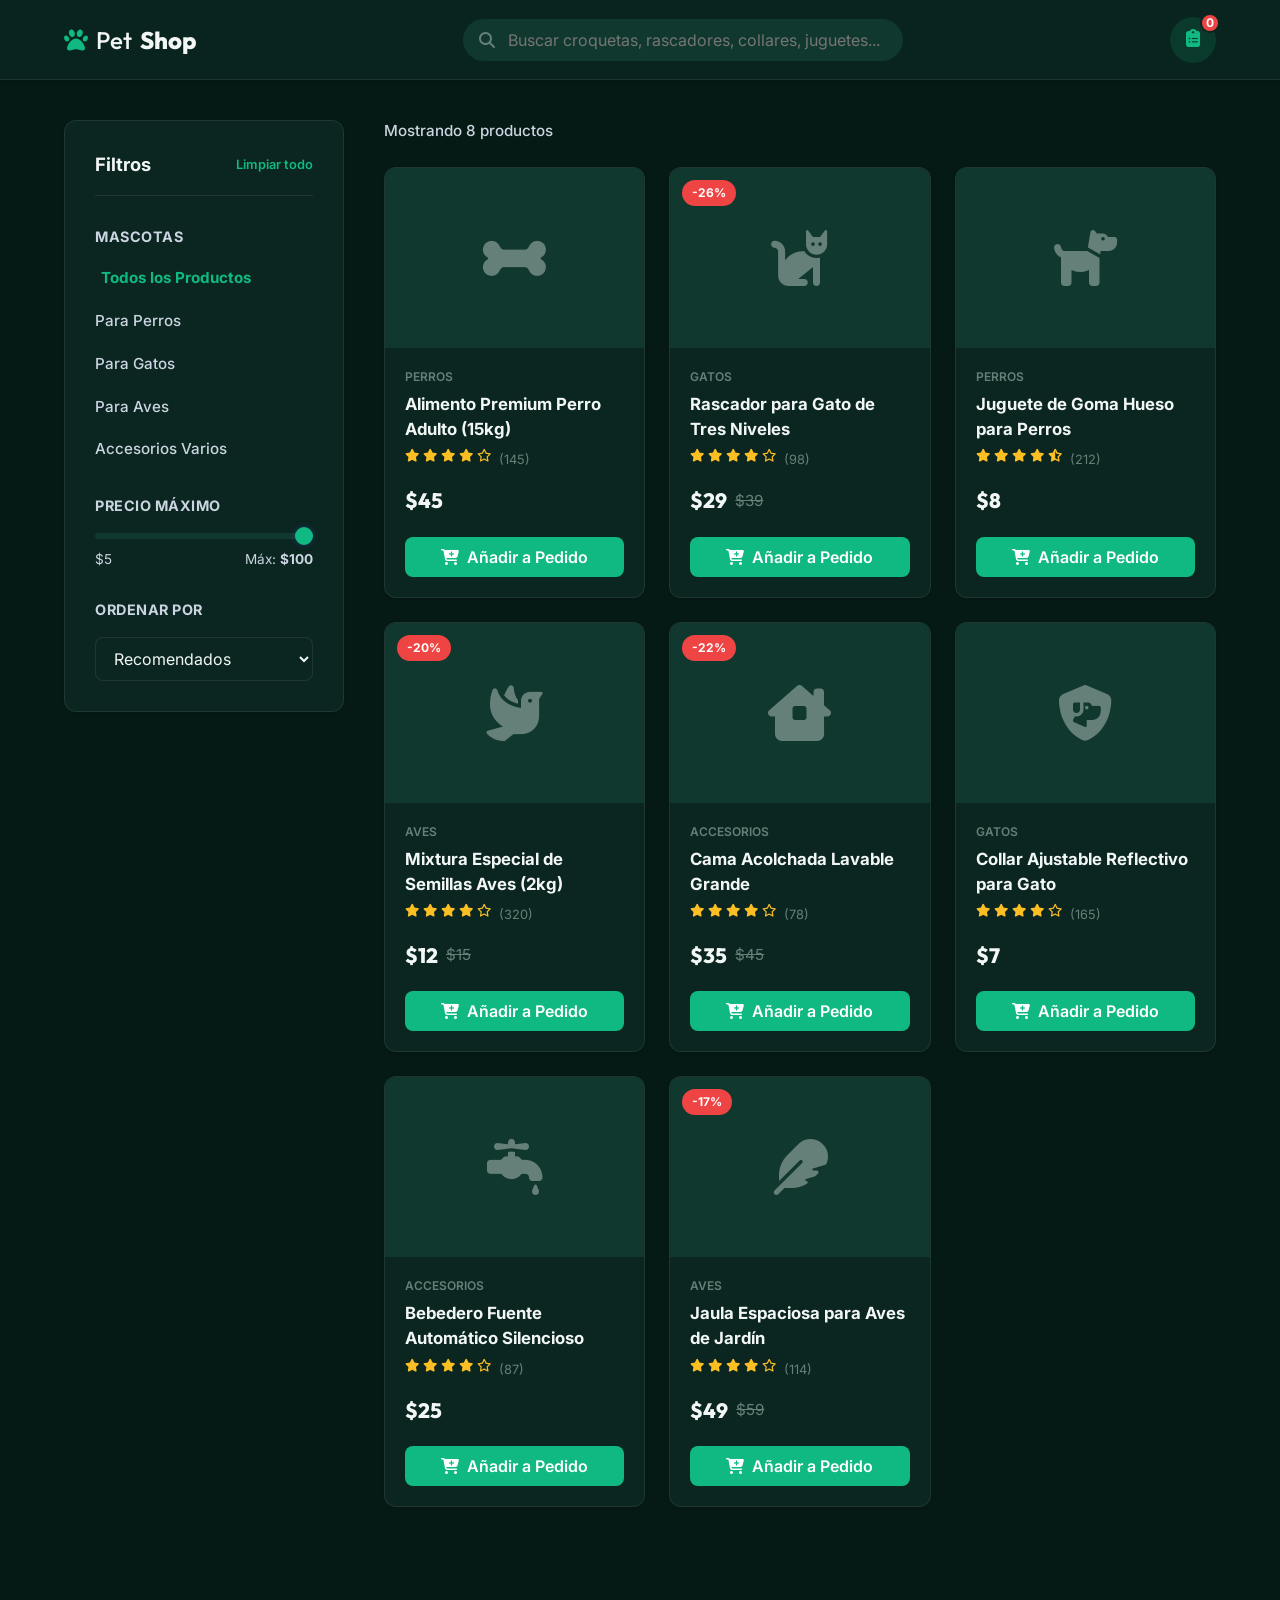
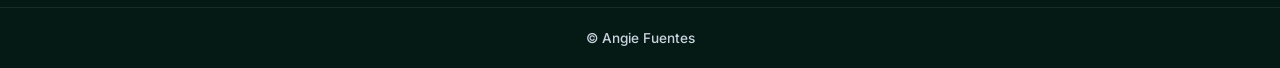
<file: proyectos/ecommerce-hub/index.html>
<!DOCTYPE html>
<html lang="es">
<head>
    <meta charset="UTF-8">
    <meta name="viewport" content="width=device-width, initial-scale=1.0">
    <title>PetShop | Catálogo de Alimentos & Juguetes</title>
    <meta name="description" content="PetShop - Catálogo interactivo de alimentos premium, juguetes y accesorios para mascotas con cotizador en tiempo real.">
    
    <!-- Google Fonts -->
    <link rel="preconnect" href="https://fonts.googleapis.com">
    <link rel="preconnect" href="https://fonts.gstatic.com" crossorigin>
    <link href="https://fonts.googleapis.com/css2?family=Inter:wght@300;400;500;600;700&family=Outfit:wght@400;500;600;700;800&display=swap" rel="stylesheet">
    
    <!-- FontAwesome Icons -->
    <link rel="stylesheet" href="https://cdnjs.cloudflare.com/ajax/libs/font-awesome/6.4.0/css/all.min.css">
    
    <!-- CSS Estilos -->
    <link rel="stylesheet" href="css/style.css">
</head>
<body class="dark-theme">

    <!-- Header / Navbar -->
    <header class="shop-header">
        <div class="container shop-header-container">
            <a href="#" class="shop-logo">
                <i class="fa-solid fa-paw logo-accent"></i> Pet<span class="logo-bold">Shop</span>
            </a>
            
            <!-- Real-time Search Input -->
            <div class="search-bar-container">
                <i class="fa-solid fa-magnifying-glass search-icon"></i>
                <input type="text" id="product-search" class="search-input" placeholder="Buscar croquetas, rascadores, collares, juguetes...">
            </div>

            <!-- Cart Trigger Button -->
            <button class="cart-trigger" id="cart-toggle" aria-label="Abrir cotización de productos">
                <i class="fa-solid fa-clipboard-list"></i>
                <span class="cart-badge" id="cart-counter">0</span>
            </button>
        </div>
    </header>

    <main class="shop-main">
        <div class="container shop-grid-layout">
            
            <!-- Sidebar Filters -->
            <aside class="filters-sidebar">
                <div class="sidebar-header">
                    <h3>Filtros</h3>
                    <button class="reset-filters-btn" id="btn-reset-filters">Limpiar todo</button>
                </div>
                
                <!-- Category Filter -->
                <div class="filter-group">
                    <h4 class="filter-title">Mascotas</h4>
                    <ul class="category-list" id="category-filter-list">
                        <li class="category-item active" data-category="all">Todos los Productos</li>
                        <li class="category-item" data-category="perros">Para Perros</li>
                        <li class="category-item" data-category="gatos">Para Gatos</li>
                        <li class="category-item" data-category="aves">Para Aves</li>
                        <li class="category-item" data-category="accesorios">Accesorios Varios</li>
                    </ul>
                </div>

                <!-- Price Range Filter -->
                <div class="filter-group">
                    <h4 class="filter-title">Precio Máximo</h4>
                    <div class="price-range-wrapper">
                        <input type="range" id="price-slider" class="price-slider" min="5" max="100" value="100">
                        <div class="price-labels">
                            <span>$5</span>
                            <span>Máx: <strong class="text-accent" id="slider-price-val">$100</strong></span>
                        </div>
                    </div>
                </div>

                <!-- Sort Order Filter -->
                <div class="filter-group">
                    <h4 class="filter-title">Ordenar Por</h4>
                    <select id="sort-order" class="sort-select">
                        <option value="default">Recomendados</option>
                        <option value="price-asc">Precio: Menor a Mayor</option>
                        <option value="price-desc">Precio: Mayor a Menor</option>
                    </select>
                </div>
            </aside>

            <!-- Products Listing Grid -->
            <section class="products-section-container">
                <div class="products-grid-header">
                    <p class="results-count" id="results-count">Mostrando 8 productos</p>
                </div>
                
                <div class="products-grid" id="products-catalog">
                    <!-- Products will be dynamically populated/filtered by jQuery JS -->
                </div>
                
                <!-- No Results Alert -->
                <div class="no-results" id="no-results-message">
                    <i class="fa-solid fa-magnifying-glass no-results-icon"></i>
                    <h3>No se encontraron productos</h3>
                    <p>Intenta modificar los filtros seleccionados o tu criterio de búsqueda de productos.</p>
                </div>
            </section>

        </div>
    </main>

    <!-- Mini-Cart Sidebar Drawer -->
    <div class="cart-backdrop" id="cart-drawer-backdrop">
        <aside class="cart-drawer">
            <div class="cart-drawer-header">
                <h3>Detalle de Pedido (<span id="cart-total-qty">0</span>)</h3>
                <button class="close-cart-btn" id="close-cart" aria-label="Cerrar pedido"><i class="fa-solid fa-xmark"></i></button>
            </div>
            
            <!-- Cart Items Container -->
            <div class="cart-items-container" id="cart-items-wrapper">
                <!-- Items dynamically added with jQuery -->
            </div>
            
            <!-- Empty Cart Message -->
            <div class="cart-empty-state" id="cart-empty-state">
                <i class="fa-solid fa-clipboard empty-icon"></i>
                <p>No has añadido productos a tu cotización</p>
                <button class="btn btn-primary" id="btn-start-shopping">Explorar Catálogo</button>
            </div>

            <!-- Cart Footer (Calculations & Checkout) -->
            <div class="cart-drawer-footer" id="cart-summary-footer">
                <div class="summary-line">
                    <span>Subtotal de Compra</span>
                    <span class="summary-value" id="cart-subtotal">$0.00</span>
                </div>
                <div class="summary-line">
                    <span>Costo de Envío</span>
                    <span class="summary-value text-green">Gratis (Barranquilla)</span>
                </div>
                <hr class="summary-divider">
                <div class="summary-line total-line">
                    <span>Total Estimado</span>
                    <span class="summary-value total-val" id="cart-total">$0.00</span>
                </div>
                
                <button class="btn btn-primary btn-block checkout-btn" id="checkout-btn">
                    Confirmar Cotización <i class="fa-solid fa-chevron-right"></i>
                </button>
            </div>
        </aside>
    </div>

    <!-- Successful Purchase Dialog Modal -->
    <div class="modal-backdrop" id="checkout-modal">
        <div class="success-modal">
            <i class="fa-solid fa-circle-check success-modal-icon"></i>
            <h2>¡Cotización Generada!</h2>
            <p>La solicitud de pedido de comida y juguetes de PetShop ha sido enviada exitosamente. Un asesor se comunicará al número registrado en Barranquilla para confirmar el despacho.</p>
            <button class="btn btn-primary" id="success-close-btn">Aceptar</button>
        </div>
    </div>

    <!-- Footer -->
    <footer style="padding: 20px 0; text-align: center; color: var(--text-secondary); border-top: 1px solid var(--border-color); margin-top: 40px; font-size: 0.85rem; font-weight: 500;">
        <div class="container">
            <p>&copy; Angie Fuentes</p>
        </div>
    </footer>

    <!-- jQuery -->
    <script src="https://code.jquery.com/jquery-3.7.1.min.js" integrity="sha256-/JqT3SQfawRcv/BIHPThkBvs0OEvtFFmqPF/lYI/Cxo=" crossorigin="anonymous"></script>
    
    <!-- Custom JS -->
    <script src="js/app.js"></script>
</body>
</html>
</file>
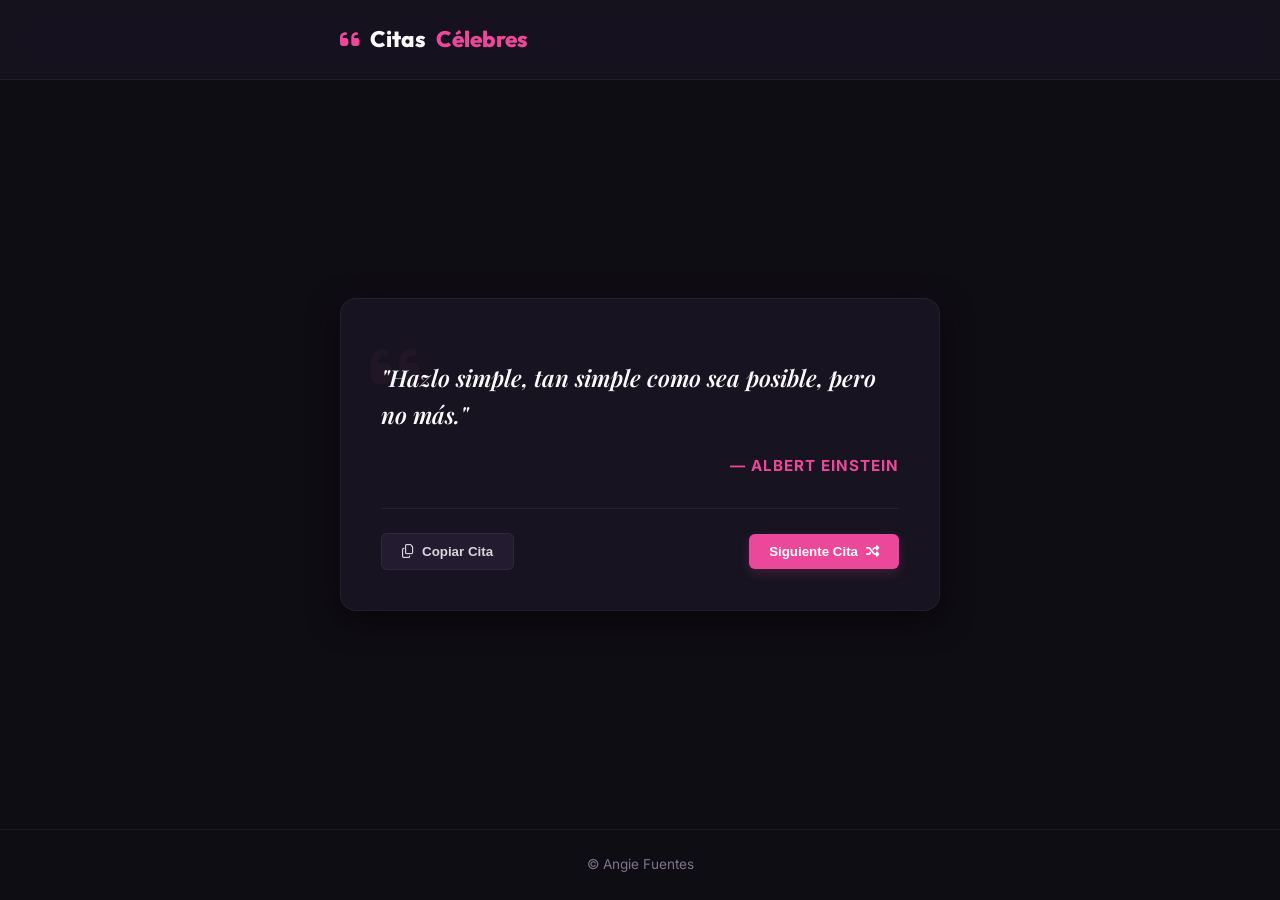
<file: proyectos/generador-citas/index.html>
<!DOCTYPE html>
<html lang="es">
<head>
    <meta charset="UTF-8">
    <meta name="viewport" content="width=device-width, initial-scale=1.0">
    <title>Generador de Citas Célebres | Proyecto de Clase</title>
    <meta name="description" content="Generador de Citas - Práctica académica de cambio aleatorio de frases célebres con efectos jQuery y Clipboard API.">
    
    <!-- Google Fonts -->
    <link rel="preconnect" href="https://fonts.googleapis.com">
    <link rel="preconnect" href="https://fonts.gstatic.com" crossorigin>
    <link href="https://fonts.googleapis.com/css2?family=Inter:wght@300;400;500;600;700&family=Outfit:wght@400;500;600;700;800&family=Playfair+Display:ital,wght@0,600;1,600&display=swap" rel="stylesheet">
    
    <!-- FontAwesome Icons -->
    <link rel="stylesheet" href="https://cdnjs.cloudflare.com/ajax/libs/font-awesome/6.4.0/css/all.min.css">
    
    <!-- CSS Estilos -->
    <link rel="stylesheet" href="css/style.css">
</head>
<body class="dark-theme">

    <header class="app-header">
        <div class="container">
            <a href="#" class="app-logo">
                <i class="fa-solid fa-quote-left logo-icon"></i> Citas <span class="logo-accent">Célebres</span>
            </a>
        </div>
    </header>

    <main class="app-main">
        <div class="container">
            <div class="quote-card">
                <!-- Quote Body Wrapper -->
                <div class="quote-body-wrapper" id="quote-box">
                    <i class="fa-solid fa-quote-left quote-card-icon-left"></i>
                    <p class="quote-text" id="quote-text-content">"La mejor forma de predecir el futuro es creándolo."</p>
                    <span class="quote-author" id="quote-author-content">— Peter Drucker</span>
                </div>
                
                <!-- Action row -->
                <div class="quote-actions-row">
                    <button class="btn btn-secondary" id="btn-copy-quote" title="Copiar cita al portapapeles">
                        <i class="fa-regular fa-copy"></i> Copiar Cita
                    </button>
                    
                    <button class="btn btn-primary" id="btn-new-quote">
                        Siguiente Cita <i class="fa-solid fa-shuffle"></i>
                    </button>
                </div>
                
                <!-- Feedback Toast -->
                <div class="toast-alert" id="copy-toast-message">
                    <i class="fa-solid fa-circle-check"></i> ¡Cita copiada al portapapeles!
                </div>
            </div>
        </div>
    </main>

    <footer class="app-footer">
        <div class="container">
            <p>&copy; Angie Fuentes</p>
        </div>
    </footer>

    <!-- jQuery -->
    <script src="https://code.jquery.com/jquery-3.7.1.min.js" integrity="sha256-/JqT3SQfawRcv/BIHPThkBvs0OEvtFFmqPF/lYI/Cxo=" crossorigin="anonymous"></script>
    
    <!-- Custom JS -->
    <script src="js/app.js"></script>
</body>
</html>
</file>
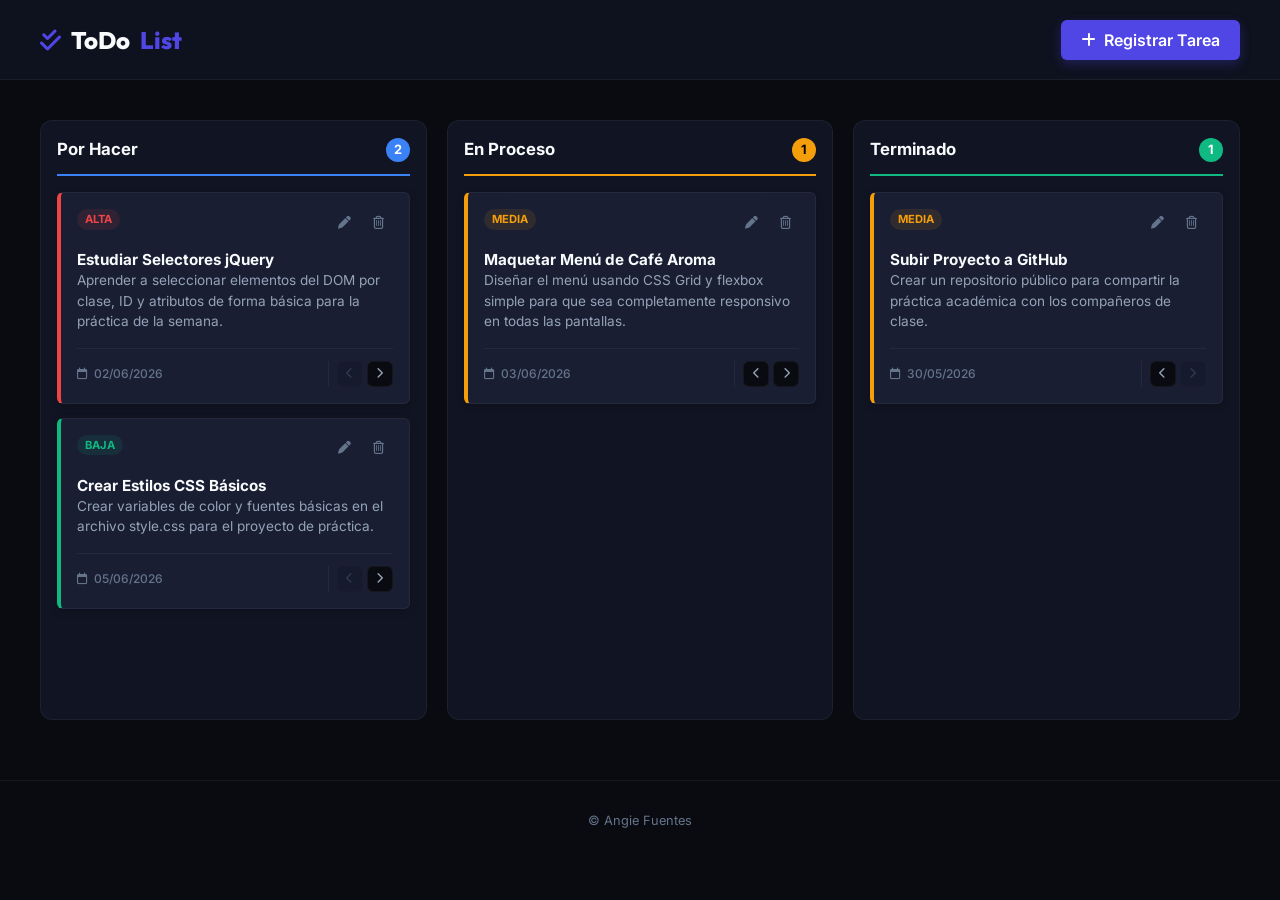
<file: proyectos/kanban-board/index.html>
<!DOCTYPE html>
<html lang="es">

<head>
    <meta charset="UTF-8">
    <meta name="viewport" content="width=device-width, initial-scale=1.0">
    <title>ToDo List | Administrador de Tareas Básico</title>
    <meta name="description"
        content="ToDo List - Tablero interactivo sencillo para organizar pendientes cotidianos en columnas de forma fácil.">

    <!-- Google Fonts -->
    <link rel="preconnect" href="https://fonts.googleapis.com">
    <link rel="preconnect" href="https://fonts.gstatic.com" crossorigin>
    <link
        href="https://fonts.googleapis.com/css2?family=Inter:wght@300;400;500;600;700&family=Outfit:wght@400;500;600;700;800&display=swap"
        rel="stylesheet">

    <!-- FontAwesome Icons -->
    <link rel="stylesheet" href="https://cdnjs.cloudflare.com/ajax/libs/font-awesome/6.4.0/css/all.min.css">

    <!-- CSS Estilos -->
    <link rel="stylesheet" href="css/style.css">
</head>

<body class="dark-theme">

    <!-- Header / Navbar -->
    <header class="board-header">
        <div class="container board-header-container">
            <a href="#" class="board-logo">
                <i class="fa-solid fa-check-double logo-icon"></i> ToDo <span
                    class="logo-accent">List</span>
            </a>

            <div class="board-actions">
                <button class="btn btn-primary" id="btn-new-task">
                    <i class="fa-solid fa-plus"></i> Registrar Tarea
                </button>
            </div>
        </div>
    </header>

    <!-- Kanban Board Container -->
    <main class="board-main">
        <div class="container">

            <div class="board-grid" id="kanban-board-grid">

                <!-- Column 1: Todo -->
                <section class="board-column" data-column="todo">
                    <div class="column-header border-todo">
                        <h3 class="column-title">Por Hacer</h3>
                        <span class="column-badge badge-todo" id="badge-todo">0</span>
                    </div>
                    <div class="cards-container" id="container-todo">
                        <!-- Dynamic Cards here -->
                    </div>
                </section>

                <!-- Column 2: In Progress -->
                <section class="board-column" data-column="progress">
                    <div class="column-header border-progress">
                        <h3 class="column-title">En Proceso</h3>
                        <span class="column-badge badge-progress" id="badge-progress">0</span>
                    </div>
                    <div class="cards-container" id="container-progress">
                        <!-- Dynamic Cards here -->
                    </div>
                </section>

                <!-- Column 3: Done -->
                <section class="board-column" data-column="done">
                    <div class="column-header border-done">
                        <h3 class="column-title">Terminado</h3>
                        <span class="column-badge badge-done" id="badge-done">0</span>
                    </div>
                    <div class="cards-container" id="container-done">
                        <!-- Dynamic Cards here -->
                    </div>
                </section>

            </div>

        </div>
    </main>

    <!-- Modal Form: Add / Edit Task -->
    <div class="modal-backdrop" id="task-modal">
        <div class="board-modal">
            <button class="close-modal-btn" id="close-modal" aria-label="Cerrar ventana"><i
                    class="fa-solid fa-xmark"></i></button>

            <div class="modal-header-content">
                <h3 class="modal-title" id="modal-title-text">Registrar Nueva Tarea</h3>
                <p class="modal-subtitle">Crea y organiza tus pendientes académicos y cotidianos de forma muy sencilla.
                </p>
            </div>

            <form id="task-form" class="modal-form" novalidate>
                <!-- Hidden input to store task ID when editing -->
                <input type="hidden" id="task-id-field">

                <div class="form-group">
                    <label for="task-title">Título de la Tarea</label>
                    <input type="text" id="task-title" class="form-control"
                        placeholder="Ej. Estudiar para el examen de cálculo" required>
                    <span class="form-error" id="title-error">El título de la tarea es obligatorio.</span>
                </div>

                <div class="form-group">
                    <label for="task-desc">Detalle o Descripción</label>
                    <textarea id="task-desc" class="form-control" rows="3"
                        placeholder="Describe brevemente qué necesitas hacer..." required></textarea>
                    <span class="form-error" id="desc-error">La descripción debe tener al menos 5 caracteres.</span>
                </div>

                <div class="form-row">
                    <div class="form-group">
                        <label for="task-priority">Prioridad</label>
                        <select id="task-priority" class="form-control">
                            <option value="low">Baja</option>
                            <option value="medium" selected>Media</option>
                            <option value="high">Alta</option>
                        </select>
                    </div>

                    <div class="form-group">
                        <label for="task-date">Fecha Límite</label>
                        <input type="date" id="task-date" class="form-control" required>
                        <span class="form-error" id="date-error">Seleccione una fecha de vencimiento.</span>
                    </div>
                </div>

                <button type="submit" class="btn btn-primary btn-block" id="task-submit-btn">Guardar Tarea</button>
            </form>
        </div>
    </div>

    <!-- Footer -->
    <footer class="board-footer">
        <div class="container board-footer-container">
            <p>&copy; Angie Fuentes</p>
        </div>
    </footer>

    <!-- jQuery -->
    <script src="https://code.jquery.com/jquery-3.7.1.min.js"
        integrity="sha256-/JqT3SQfawRcv/BIHPThkBvs0OEvtFFmqPF/lYI/Cxo=" crossorigin="anonymous"></script>

    <!-- Custom JS -->
    <script src="js/app.js"></script>
</body>

</html>
</file>
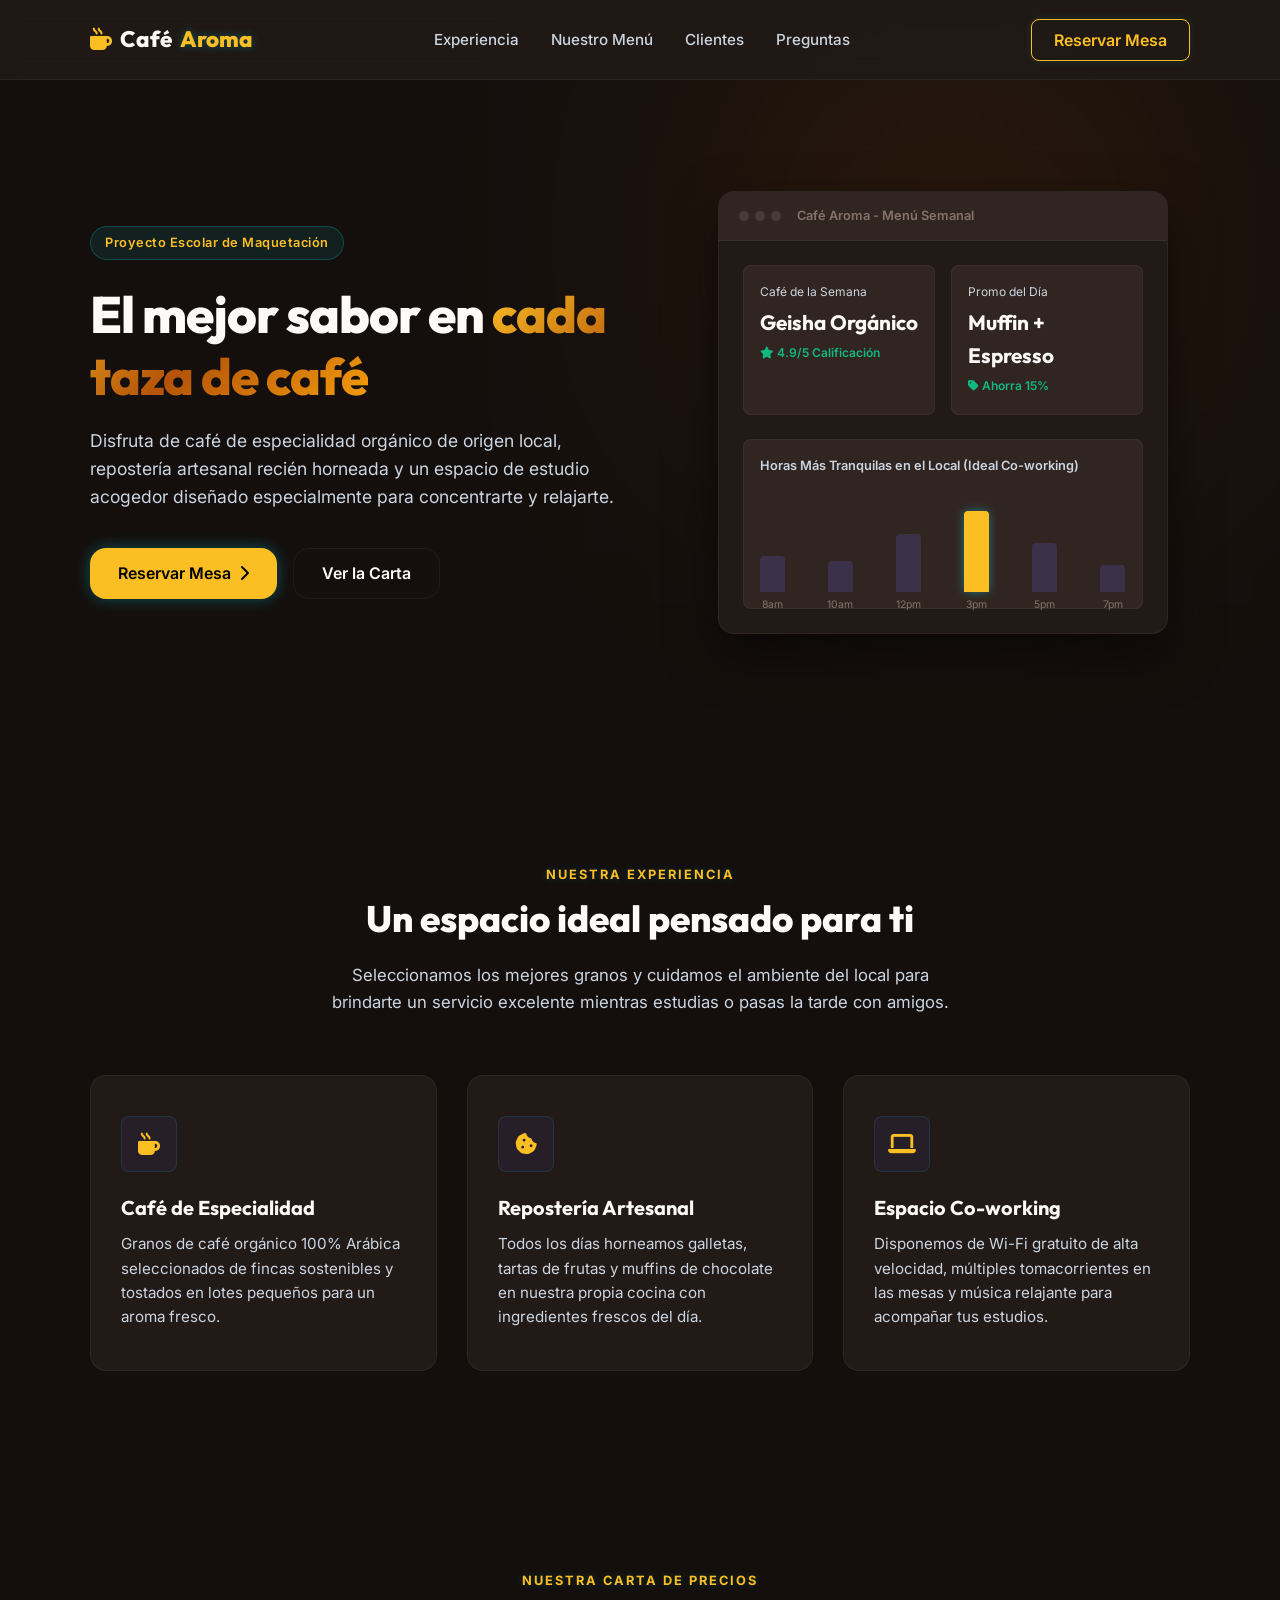
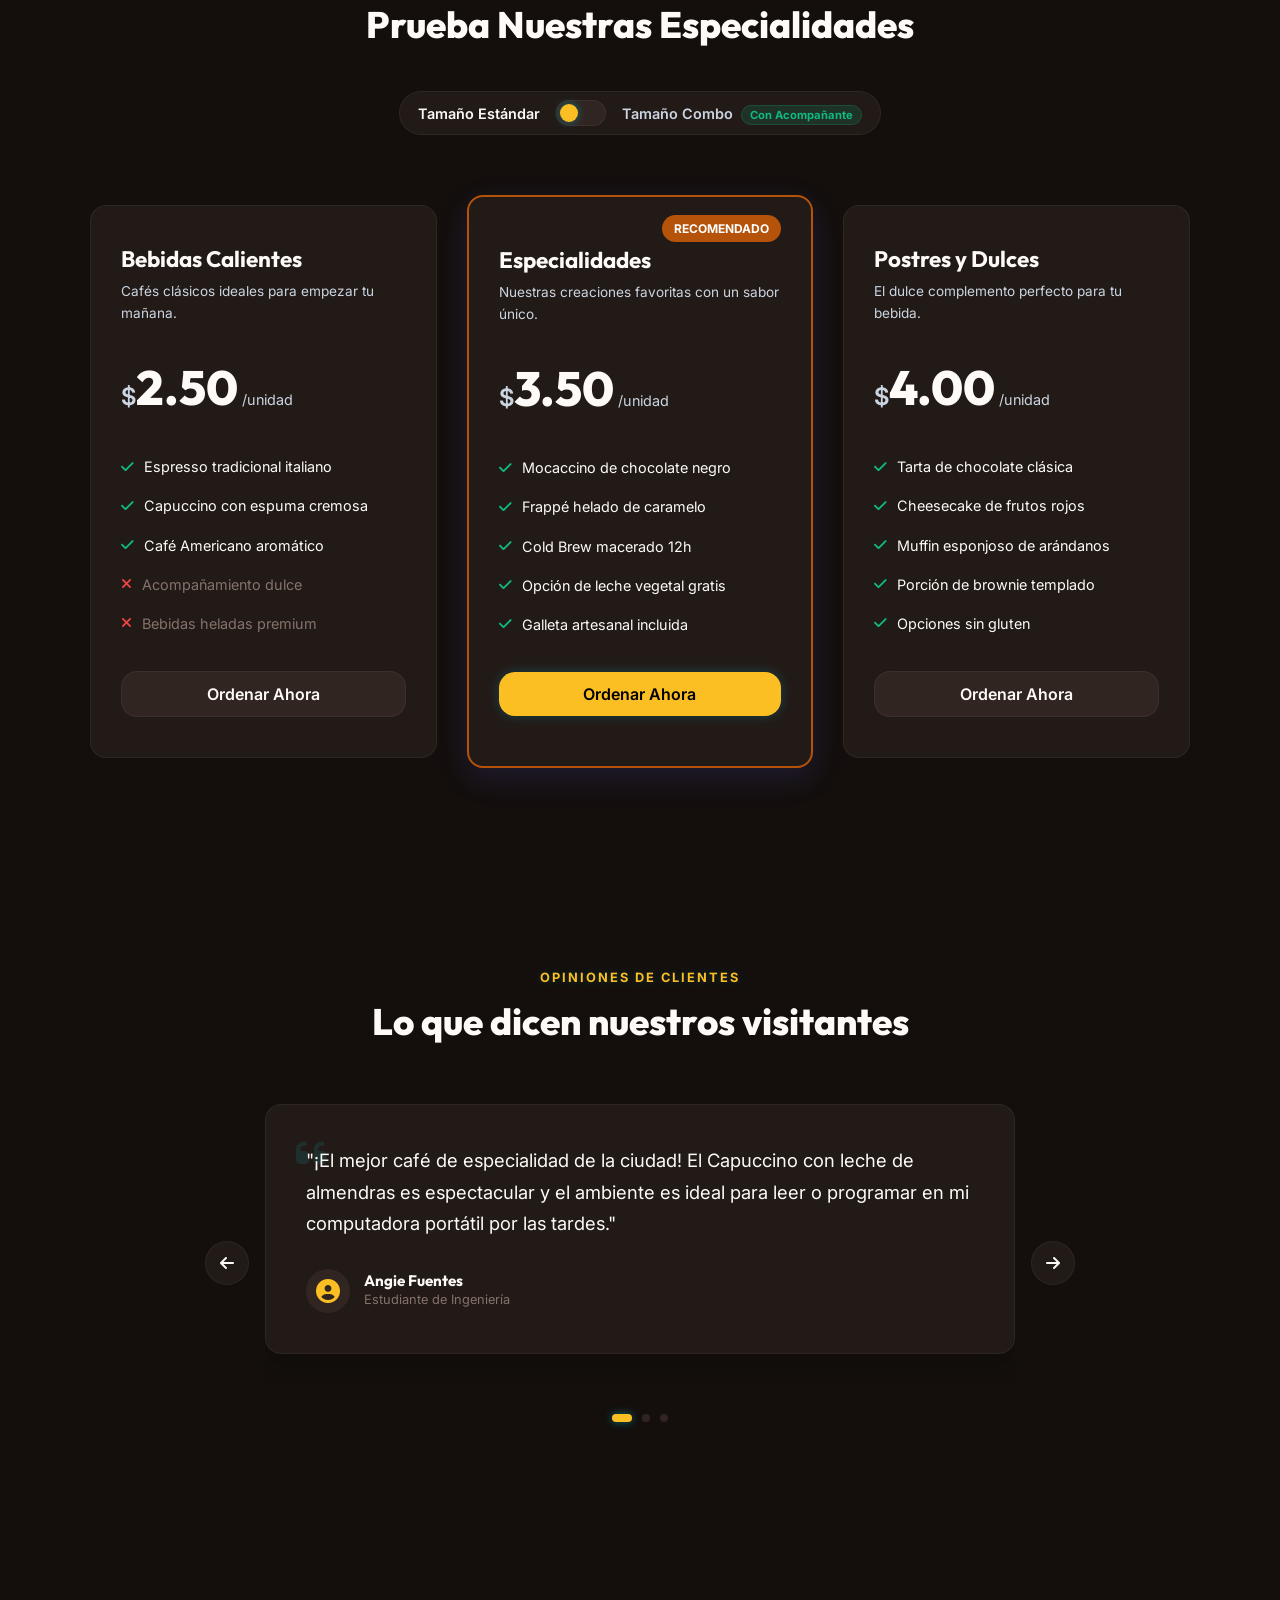
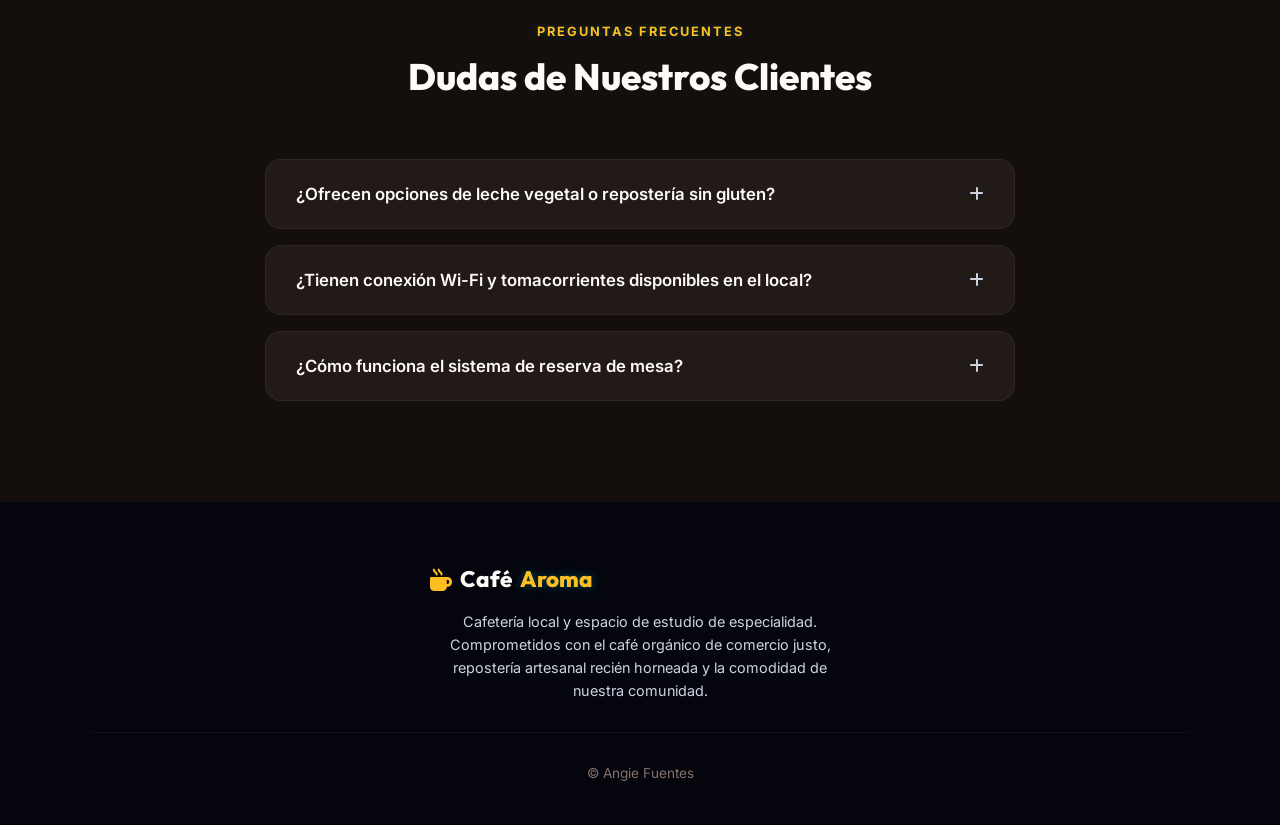
<file: proyectos/saas-landing/index.html>
<!DOCTYPE html>
<html lang="es">
<head>
    <meta charset="UTF-8">
    <meta name="viewport" content="width=device-width, initial-scale=1.0">
    <title>Café Aroma | Cafetería Local & Café de Especialidad</title>
    <meta name="description" content="Café Aroma - Landing page de práctica para una cafetería local. Disfruta de repostería casera, café orgánico y un espacio ideal para trabajar.">
    
    <!-- Google Fonts -->
    <link rel="preconnect" href="https://fonts.googleapis.com">
    <link rel="preconnect" href="https://fonts.gstatic.com" crossorigin>
    <link href="https://fonts.googleapis.com/css2?family=Inter:wght@300;400;500;600;700&family=Outfit:wght@400;500;600;700;800&display=swap" rel="stylesheet">
    
    <!-- FontAwesome -->
    <link rel="stylesheet" href="https://cdnjs.cloudflare.com/ajax/libs/font-awesome/6.4.0/css/all.min.css">
    
    <!-- CSS Estilos -->
    <link rel="stylesheet" href="css/style.css">
</head>
<body class="dark-theme">

    <!-- Header -->
    <header class="saas-header" id="saas-header">
        <div class="container saas-header-container">
            <a href="#" class="saas-logo">
                <i class="fa-solid fa-mug-hot logo-icon"></i> Café<span class="text-neon">Aroma</span>
            </a>
            <nav class="saas-nav">
                <ul class="saas-menu">
                    <li><a href="#caracteristicas" class="saas-nav-link">Experiencia</a></li>
                    <li><a href="#precios" class="saas-nav-link">Nuestro Menú</a></li>
                    <li><a href="#testimonios" class="saas-nav-link">Clientes</a></li>
                    <li><a href="#faq" class="saas-nav-link">Preguntas</a></li>
                </ul>
            </nav>
            <div class="saas-actions">
                <button class="btn-neon open-modal-btn">Reservar Mesa</button>
            </div>
        </div>
    </header>

    <main>
        <!-- Hero Section -->
        <section class="saas-hero">
            <div class="hero-glow"></div>
            <div class="container saas-hero-container">
                <div class="hero-content">
                    <span class="neon-badge">Proyecto Escolar de Maquetación</span>
                    <h1 class="hero-title">El mejor sabor en <span class="neon-text-gradient">cada taza de café</span></h1>
                    <p class="hero-description">
                        Disfruta de café de especialidad orgánico de origen local, repostería artesanal recién horneada y un espacio de estudio acogedor diseñado especialmente para concentrarte y relajarte.
                    </p>
                    <div class="hero-btn-group">
                        <button class="btn btn-neon-solid open-modal-btn">Reservar Mesa <i class="fa-solid fa-chevron-right"></i></button>
                        <a href="#precios" class="btn btn-transparent">Ver la Carta</a>
                    </div>
                </div>
                <div class="hero-dashboard-preview">
                    <div class="saas-dashboard-mock">
                        <div class="mock-header">
                            <span class="mock-dot"></span>
                            <span class="mock-dot"></span>
                            <span class="mock-dot"></span>
                            <span class="mock-title">Café Aroma - Menú Semanal</span>
                        </div>
                        <div class="mock-body">
                            <div class="mock-stats">
                                <div class="stat-box">
                                    <span class="stat-title">Café de la Semana</span>
                                    <span class="stat-val">Geisha Orgánico</span>
                                    <span class="stat-trend trend-up"><i class="fa-solid fa-star"></i> 4.9/5 Calificación</span>
                                </div>
                                <div class="stat-box">
                                    <span class="stat-title">Promo del Día</span>
                                    <span class="stat-val">Muffin + Espresso</span>
                                    <span class="stat-trend trend-up"><i class="fa-solid fa-tag"></i> Ahorra 15%</span>
                                </div>
                            </div>
                            <!-- Simulated Chart -->
                            <div class="mock-chart-container">
                                <span class="chart-label">Horas Más Tranquilas en el Local (Ideal Co-working)</span>
                                <div class="mock-chart">
                                    <div class="chart-bar" style="--height: 40%"><span>8am</span></div>
                                    <div class="chart-bar" style="--height: 35%"><span>10am</span></div>
                                    <div class="chart-bar" style="--height: 65%"><span>12pm</span></div>
                                    <div class="chart-bar active" style="--height: 90%"><span>3pm</span></div>
                                    <div class="chart-bar" style="--height: 55%"><span>5pm</span></div>
                                    <div class="chart-bar" style="--height: 30%"><span>7pm</span></div>
                                </div>
                            </div>
                        </div>
                    </div>
                </div>
            </div>
        </section>

        <!-- Características Section -->
        <section class="saas-features section-padding" id="caracteristicas">
            <div class="container">
                <div class="section-center-header">
                    <span class="neon-subtitle">Nuestra Experiencia</span>
                    <h2 class="section-main-title">Un espacio ideal pensado para ti</h2>
                    <p class="section-main-desc">Seleccionamos los mejores granos y cuidamos el ambiente del local para brindarte un servicio excelente mientras estudias o pasas la tarde con amigos.</p>
                </div>
                <div class="features-grid">
                    <div class="feature-card">
                        <div class="feature-icon-wrapper"><i class="fa-solid fa-mug-hot"></i></div>
                        <h3 class="feature-card-title">Café de Especialidad</h3>
                        <p class="feature-card-desc">Granos de café orgánico 100% Arábica seleccionados de fincas sostenibles y tostados en lotes pequeños para un aroma fresco.</p>
                    </div>
                    <div class="feature-card">
                        <div class="feature-icon-wrapper"><i class="fa-solid fa-cookie-bite"></i></div>
                        <h3 class="feature-card-title">Repostería Artesanal</h3>
                        <p class="feature-card-desc">Todos los días horneamos galletas, tartas de frutas y muffins de chocolate en nuestra propia cocina con ingredientes frescos del día.</p>
                    </div>
                    <div class="feature-card">
                        <div class="feature-icon-wrapper"><i class="fa-solid fa-laptop"></i></div>
                        <h3 class="feature-card-title">Espacio Co-working</h3>
                        <p class="feature-card-desc">Disponemos de Wi-Fi gratuito de alta velocidad, múltiples tomacorrientes en las mesas y música relajante para acompañar tus estudios.</p>
                    </div>
                </div>
            </div>
        </section>

        <!-- Pricing Section with jQuery Toggle -->
        <section class="saas-pricing section-padding" id="precios">
            <div class="container">
                <div class="section-center-header">
                    <span class="neon-subtitle">Nuestra Carta de Precios</span>
                    <h2 class="section-main-title">Prueba Nuestras Especialidades</h2>
                    
                    <!-- jQuery Pricing Switcher -->
                    <div class="pricing-toggle-wrapper">
                        <span class="toggle-label label-monthly active">Tamaño Estándar</span>
                        <button class="pricing-toggle-btn" id="pricing-toggle" aria-label="Cambiar tamaño de porción">
                            <span class="toggle-slider"></span>
                        </button>
                        <span class="toggle-label label-yearly">Tamaño Combo <span class="discount-badge">Con Acompañante</span></span>
                    </div>
                </div>

                <div class="pricing-cards-grid">
                    <!-- Basic Plan -->
                    <div class="pricing-card">
                        <h3 class="plan-name">Bebidas Calientes</h3>
                        <p class="plan-desc">Cafés clásicos ideales para empezar tu mañana.</p>
                        <div class="plan-price-wrapper">
                            <span class="price-currency">$</span>
                            <span class="price-val" id="price-basic" data-monthly="2.50" data-yearly="4.50">2.50</span>
                            <span class="price-period" id="period-basic">/unidad</span>
                        </div>
                        <ul class="plan-features">
                            <li><i class="fa-solid fa-check text-green"></i> Espresso tradicional italiano</li>
                            <li><i class="fa-solid fa-check text-green"></i> Capuccino con espuma cremosa</li>
                            <li><i class="fa-solid fa-check text-green"></i> Café Americano aromático</li>
                            <li class="disabled"><i class="fa-solid fa-xmark text-red"></i> Acompañamiento dulce</li>
                            <li class="disabled"><i class="fa-solid fa-xmark text-red"></i> Bebidas heladas premium</li>
                        </ul>
                        <button class="btn btn-pricing-secondary open-modal-btn">Ordenar Ahora</button>
                    </div>

                    <!-- Silver Plan (Popular) -->
                    <div class="pricing-card popular">
                        <div class="popular-tag">Recomendado</div>
                        <h3 class="plan-name">Especialidades</h3>
                        <p class="plan-desc">Nuestras creaciones favoritas con un sabor único.</p>
                        <div class="plan-price-wrapper">
                            <span class="price-currency">$</span>
                            <span class="price-val" id="price-pro" data-monthly="3.50" data-yearly="5.50">3.50</span>
                            <span class="price-period" id="period-pro">/unidad</span>
                        </div>
                        <ul class="plan-features">
                            <li><i class="fa-solid fa-check text-green"></i> Mocaccino de chocolate negro</li>
                            <li><i class="fa-solid fa-check text-green"></i> Frappé helado de caramelo</li>
                            <li><i class="fa-solid fa-check text-green"></i> Cold Brew macerado 12h</li>
                            <li><i class="fa-solid fa-check text-green"></i> Opción de leche vegetal gratis</li>
                            <li><i class="fa-solid fa-check text-green"></i> Galleta artesanal incluida</li>
                        </ul>
                        <button class="btn btn-pricing-neon open-modal-btn">Ordenar Ahora</button>
                    </div>

                    <!-- Gold Plan -->
                    <div class="pricing-card">
                        <h3 class="plan-name">Postres y Dulces</h3>
                        <p class="plan-desc">El dulce complemento perfecto para tu bebida.</p>
                        <div class="plan-price-wrapper">
                            <span class="price-currency">$</span>
                            <span class="price-val" id="price-premium" data-monthly="4.00" data-yearly="6.00">4.00</span>
                            <span class="price-period" id="period-premium">/unidad</span>
                        </div>
                        <ul class="plan-features">
                            <li><i class="fa-solid fa-check text-green"></i> Tarta de chocolate clásica</li>
                            <li><i class="fa-solid fa-check text-green"></i> Cheesecake de frutos rojos</li>
                            <li><i class="fa-solid fa-check text-green"></i> Muffin esponjoso de arándanos</li>
                            <li><i class="fa-solid fa-check text-green"></i> Porción de brownie templado</li>
                            <li><i class="fa-solid fa-check text-green"></i> Opciones sin gluten</li>
                        </ul>
                        <button class="btn btn-pricing-secondary open-modal-btn">Ordenar Ahora</button>
                    </div>
                </div>
            </div>
        </section>

        <!-- Testimonials Section with jQuery Slider -->
        <section class="saas-testimonials section-padding" id="testimonios">
            <div class="container">
                <div class="section-center-header">
                    <span class="neon-subtitle">Opiniones de Clientes</span>
                    <h2 class="section-main-title">Lo que dicen nuestros visitantes</h2>
                </div>

                <!-- Testimonial Slider Structure -->
                <div class="testimonial-slider-container">
                    <div class="testimonial-slider" id="testimonial-slider">
                        
                        <!-- Slide 1 -->
                        <div class="testimonial-slide active">
                            <div class="testimonial-content">
                                <i class="fa-solid fa-quote-left quote-icon"></i>
                                <p class="testimonial-text">
                                    "¡El mejor café de especialidad de la ciudad! El Capuccino con leche de almendras es espectacular y el ambiente es ideal para leer o programar en mi computadora portátil por las tardes."
                                </p>
                                <div class="testimonial-author">
                                    <div class="author-avatar"><i class="fa-solid fa-circle-user avatar-placeholder"></i></div>
                                    <div>
                                        <h4 class="author-name">Angie Fuentes</h4>
                                        <p class="author-role">Estudiante de Ingeniería</p>
                                    </div>
                                </div>
                            </div>
                        </div>

                        <!-- Slide 2 -->
                        <div class="testimonial-slide">
                            <div class="testimonial-content">
                                <i class="fa-solid fa-quote-left quote-icon"></i>
                                <p class="testimonial-text">
                                    "Los postres artesanales de Café Aroma son sencillamente deliciosos. La tarta de manzana casera caliente acompañada de un Frappé de caramelo es mi merienda favorita de todas las tardes."
                                </p>
                                <div class="testimonial-author">
                                    <div class="author-avatar"><i class="fa-solid fa-circle-user avatar-placeholder"></i></div>
                                    <div>
                                        <h4 class="author-name">Carlos Mendoza</h4>
                                        <p class="author-role">Vecino del Barrio</p>
                                    </div>
                                </div>
                            </div>
                        </div>

                        <!-- Slide 3 -->
                        <div class="testimonial-slide">
                            <div class="testimonial-content">
                                <i class="fa-solid fa-quote-left quote-icon"></i>
                                <p class="testimonial-text">
                                    "Un lugar increíble para trabajar de forma remota. El personal es súper amable, el Wi-Fi gratuito es muy estable y rápido, y el Cold Brew es el mejor que he probado. 100% recomendado."
                                </p>
                                <div class="testimonial-author">
                                    <div class="author-avatar"><i class="fa-solid fa-circle-user avatar-placeholder"></i></div>
                                    <div>
                                        <h4 class="author-name">Mónica Silva</h4>
                                        <p class="author-role">Desarrolladora Web</p>
                                    </div>
                                </div>
                            </div>
                        </div>

                    </div>

                    <!-- Slider Controls -->
                    <button class="slider-arrow prev" id="slider-prev" aria-label="Testimonio Anterior"><i class="fa-solid fa-arrow-left"></i></button>
                    <button class="slider-arrow next" id="slider-next" aria-label="Siguiente Testimonio"><i class="fa-solid fa-arrow-right"></i></button>
                    
                    <!-- Slider Dots -->
                    <div class="slider-dots" id="slider-dots">
                        <span class="dot active" data-slide="0"></span>
                        <span class="dot" data-slide="1"></span>
                        <span class="dot" data-slide="2"></span>
                    </div>
                </div>
            </div>
        </section>

        <!-- FAQ Section with jQuery Accordion -->
        <section class="saas-faq section-padding" id="faq">
            <div class="container">
                <div class="section-center-header">
                    <span class="neon-subtitle">Preguntas Frecuentes</span>
                    <h2 class="section-main-title">Dudas de Nuestros Clientes</h2>
                </div>

                <div class="faq-accordion-container">
                    
                    <div class="faq-item">
                        <button class="faq-trigger">
                            <span>¿Ofrecen opciones de leche vegetal o repostería sin gluten?</span>
                            <span class="faq-icon"><i class="fa-solid fa-plus"></i></span>
                        </button>
                        <div class="faq-content">
                            <p>Sí, por supuesto. Disponemos de leche de almendras, coco y avena sin costo adicional para cualquiera de tus cafés. También contamos con una selección especial de galletas y repostería sin gluten en nuestra vitrina todos los días.</p>
                        </div>
                    </div>

                    <div class="faq-item">
                        <button class="faq-trigger">
                            <span>¿Tienen conexión Wi-Fi y tomacorrientes disponibles en el local?</span>
                            <span class="faq-icon"><i class="fa-solid fa-plus"></i></span>
                        </button>
                        <div class="faq-content">
                            <p>¡Sí! Nos encanta recibir a estudiantes y profesionales remotos. Ofrecemos conexión Wi-Fi gratuita de alta velocidad y casi todas nuestras mesas cuentan con tomacorrientes e interruptores de fácil acceso para conectar tus equipos.</p>
                        </div>
                    </div>

                    <div class="faq-item">
                        <button class="faq-trigger">
                            <span>¿Cómo funciona el sistema de reserva de mesa?</span>
                            <span class="faq-icon"><i class="fa-solid fa-plus"></i></span>
                        </button>
                        <div class="faq-content">
                            <p>Puedes reservar un espacio sin ningún costo utilizando el botón de "Reservar Mesa" en esta página web. Al completar tus datos, tu lugar quedará apartado por un máximo de 2 horas en la zona de estudio o reunión del local.</p>
                        </div>
                    </div>

                </div>
            </div>
        </section>
    </main>

    <!-- Footer -->
    <footer class="saas-footer">
        <div class="container saas-footer-container">
            <div class="footer-brand">
                <a href="#" class="saas-logo">
                    <i class="fa-solid fa-mug-hot logo-icon"></i> Café<span class="text-neon">Aroma</span>
                </a>
                <p class="brand-desc">Cafetería local y espacio de estudio de especialidad. Comprometidos con el café orgánico de comercio justo, repostería artesanal recién horneada y la comodidad de nuestra comunidad.</p>
            </div>
            <div class="footer-bottom">
                <p>&copy; Angie Fuentes</p>
            </div>
        </div>
    </footer>

    <!-- Interactive Contact Form Modal -->
    <div class="modal-backdrop" id="trial-modal">
        <div class="saas-modal">
            <button class="close-modal-btn-x" id="close-modal" aria-label="Cerrar ventana"><i class="fa-solid fa-xmark"></i></button>
            <div class="modal-header-content">
                <i class="fa-solid fa-calendar-check modal-header-icon"></i>
                <h3 class="modal-title">Reservar Mesa en Café Aroma</h3>
                <p class="modal-subtitle">Reserva una mesa de estudio o reunión gratis y asegura tu espacio para concentrarte al máximo.</p>
            </div>
            
            <form id="saas-trial-form" class="modal-form" novalidate>
                <div class="modal-form-group">
                    <label for="modal-name">Nombre Completo</label>
                    <input type="text" id="modal-name" class="modal-input" placeholder="Ej. Angie Fuentes" required>
                    <span class="modal-error" id="m-name-error">El nombre es obligatorio (mínimo 3 caracteres).</span>
                </div>
                
                <div class="modal-form-group">
                    <label for="modal-email">Correo Electrónico</label>
                    <input type="email" id="modal-email" class="modal-input" placeholder="tu-correo@ejemplo.com" required>
                    <span class="modal-error" id="m-email-error">Ingrese un correo electrónico válido.</span>
                </div>

                <div class="modal-form-group checkbox-group">
                    <input type="checkbox" id="modal-terms" required>
                    <label for="modal-terms">Acepto las políticas de reserva y asistencia de la cafetería.</label>
                    <span class="modal-error block-error" id="m-terms-error">Debe aceptar los términos.</span>
                </div>

                <button type="submit" class="btn btn-neon-solid btn-block" id="modal-submit-btn">Confirmar Reserva de Mesa</button>
                
                <div class="modal-status-alert success" id="m-status-success">
                    <i class="fa-solid fa-circle-check"></i> ¡Mesa reservada! Te enviaremos un correo en breve.
                </div>
            </form>
        </div>
    </div>

    <!-- jQuery -->
    <script src="https://code.jquery.com/jquery-3.7.1.min.js" integrity="sha256-/JqT3SQfawRcv/BIHPThkBvs0OEvtFFmqPF/lYI/Cxo=" crossorigin="anonymous"></script>
    
    <!-- Custom JS -->
    <script src="js/app.js"></script>
</body>
</html>
</file>
<file: css/main.css>
/* ==========================================================================
   DESIGN SYSTEM & VARIABLES
   ========================================================================== */

:root {
    /* Color Palette - Dark Theme (Default) */
    --bg-primary: #0b0f19;
    --bg-secondary: #131a2e;
    --bg-tertiary: #1b2540;
    --bg-glass: rgba(19, 26, 46, 0.7);
    --border-color: rgba(255, 255, 255, 0.08);
    --text-primary: #f3f4f6;
    --text-secondary: #9ca3af;
    --text-muted: #6b7280;
    
    /* Brand Accent Colors */
    --accent-color: #6366f1; /* Indigo */
    --accent-hover: #4f46e5;
    --accent-glow: rgba(99, 102, 241, 0.3);
    
    /* Support Colors */
    --success: #10b981;
    --success-bg: rgba(16, 185, 129, 0.1);
    --error: #ef4444;
    --error-bg: rgba(239, 68, 68, 0.1);
    --warning: #f59e0b;
    
    /* Fonts */
    --font-heading: 'Outfit', 'Inter', sans-serif;
    --font-body: 'Inter', sans-serif;
    
    /* Transitions & Shadow */
    --transition-fast: 0.2s ease;
    --transition-normal: 0.3s cubic-bezier(0.4, 0, 0.2, 1);
    --transition-slow: 0.5s cubic-bezier(0.4, 0, 0.2, 1);
    --shadow-sm: 0 2px 8px rgba(0, 0, 0, 0.2);
    --shadow-md: 0 8px 30px rgba(0, 0, 0, 0.3);
    --shadow-lg: 0 16px 40px rgba(0, 0, 0, 0.4);
    --shadow-accent: 0 0 20px rgba(99, 102, 241, 0.2);
    
    /* Border Radius */
    --radius-sm: 8px;
    --radius-md: 16px;
    --radius-lg: 24px;
    --radius-full: 9999px;
    
    /* Constraints */
    --max-width: 1200px;
    --header-height: 80px;
}

/* Light Theme Overrides */
body.light-theme {
    --bg-primary: #f8fafc;
    --bg-secondary: #ffffff;
    --bg-tertiary: #f1f5f9;
    --bg-glass: rgba(255, 255, 255, 0.7);
    --border-color: rgba(0, 0, 0, 0.08);
    --text-primary: #0f172a;
    --text-secondary: #475569;
    --text-muted: #94a3b8;
    
    --accent-color: #4f46e5;
    --accent-hover: #3730a3;
    --accent-glow: rgba(79, 70, 229, 0.15);
    
    --shadow-sm: 0 2px 8px rgba(0, 0, 0, 0.05);
    --shadow-md: 0 8px 30px rgba(0, 0, 0, 0.08);
    --shadow-lg: 0 16px 40px rgba(0, 0, 0, 0.12);
}

/* ==========================================================================
   RESET & BASE STYLES
   ========================================================================== */

* {
    box-sizing: border-box;
    margin: 0;
    padding: 0;
}

html {
    scroll-behavior: smooth;
    font-size: 16px;
}

body {
    background-color: var(--bg-primary);
    color: var(--text-primary);
    font-family: var(--font-body);
    line-height: 1.6;
    overflow-x: hidden;
    transition: background-color var(--transition-normal), color var(--transition-normal);
}

/* Custom Scrollbar */
::-webkit-scrollbar {
    width: 10px;
}
::-webkit-scrollbar-track {
    background: var(--bg-primary);
}
::-webkit-scrollbar-thumb {
    background: var(--bg-tertiary);
    border-radius: var(--radius-full);
    border: 2px solid var(--bg-primary);
}
::-webkit-scrollbar-thumb:hover {
    background: var(--accent-color);
}

/* Common Layout Containers */
.container {
    width: 90%;
    max-width: var(--max-width);
    margin: 0 auto;
}

a {
    color: inherit;
    text-decoration: none;
    transition: color var(--transition-fast);
}

ul {
    list-style: none;
}

img {
    max-width: 100%;
    height: auto;
    display: block;
}

button, input, textarea, select {
    font-family: inherit;
    font-size: inherit;
    color: inherit;
}

/* ==========================================================================
   TYPOGRAPHY & UTILITIES
   ========================================================================== */

h1, h2, h3, h4, h5, h6 {
    font-family: var(--font-heading);
    font-weight: 700;
    line-height: 1.25;
}

.gradient-text {
    background: linear-gradient(135deg, #818cf8 0%, var(--accent-color) 50%, #c084fc 100%);
    -webkit-background-clip: text;
    -webkit-text-fill-color: transparent;
    background-clip: text;
}

.text-accent {
    color: var(--accent-color);
}

.section-padding {
    padding: 100px 0;
}

.section-header {
    text-align: center;
    margin-bottom: 60px;
}

.section-subtitle {
    text-transform: uppercase;
    font-size: 0.85rem;
    font-weight: 600;
    letter-spacing: 2px;
    color: var(--accent-color);
    margin-bottom: 10px;
    display: block;
}

.section-title {
    font-size: 2.5rem;
    font-weight: 800;
    margin-bottom: 20px;
    position: relative;
    display: inline-block;
}

.section-intro {
    max-width: 600px;
    margin: 0 auto;
    color: var(--text-secondary);
}

/* ==========================================================================
   BUTTONS
   ========================================================================== */

.btn {
    display: inline-flex;
    align-items: center;
    justify-content: center;
    padding: 12px 28px;
    border-radius: var(--radius-md);
    font-weight: 600;
    cursor: pointer;
    transition: all var(--transition-fast);
    border: none;
    gap: 8px;
    outline: none;
}

.btn-icon {
    font-size: 0.9em;
    transition: transform var(--transition-fast);
}

.btn:hover .btn-icon {
    transform: translateY(2px);
}

.btn-primary {
    background-color: var(--accent-color);
    color: #ffffff;
    box-shadow: var(--shadow-accent);
}

.btn-primary:hover {
    background-color: var(--accent-hover);
    transform: translateY(-2px);
    box-shadow: 0 10px 25px rgba(99, 102, 241, 0.4);
}

.btn-secondary {
    background-color: var(--bg-tertiary);
    color: var(--text-primary);
    border: 1px solid var(--border-color);
}

.btn-secondary:hover {
    background-color: var(--border-color);
    transform: translateY(-2px);
}

.btn-block {
    display: flex;
    width: 100%;
}

/* ==========================================================================
   HEADER / NAVBAR
   ========================================================================== */

.site-header {
    position: fixed;
    top: 0;
    left: 0;
    width: 100%;
    height: var(--header-height);
    background-color: var(--bg-glass);
    backdrop-filter: blur(12px);
    -webkit-backdrop-filter: blur(12px);
    border-bottom: 1px solid var(--border-color);
    z-index: 1000;
    display: flex;
    align-items: center;
    transition: background-color var(--transition-normal), border var(--transition-normal);
}

.header-container {
    display: flex;
    justify-content: space-between;
    align-items: center;
}

.logo {
    font-family: var(--font-heading);
    font-weight: 800;
    font-size: 1.5rem;
    color: var(--text-primary);
    display: flex;
    align-items: center;
}

.logo-accent {
    color: var(--accent-color);
    font-weight: 700;
}

.main-nav {
    display: flex;
}

.nav-menu {
    display: flex;
    gap: 32px;
}

.nav-link {
    font-weight: 500;
    color: var(--text-secondary);
    font-size: 0.95rem;
    position: relative;
    padding: 6px 0;
}

.nav-link::after {
    content: '';
    position: absolute;
    bottom: 0;
    left: 0;
    width: 0;
    height: 2px;
    background-color: var(--accent-color);
    transition: width var(--transition-fast);
}

.nav-link:hover, .nav-link.active {
    color: var(--text-primary);
}

.nav-link.active::after, .nav-link:hover::after {
    width: 100%;
}

.header-actions {
    display: flex;
    align-items: center;
    gap: 16px;
}

.theme-toggle, .mobile-nav-toggle {
    background: none;
    border: none;
    color: var(--text-secondary);
    font-size: 1.2rem;
    cursor: pointer;
    width: 44px;
    height: 44px;
    border-radius: var(--radius-sm);
    display: flex;
    align-items: center;
    justify-content: center;
    transition: all var(--transition-fast);
}

.theme-toggle:hover {
    color: var(--accent-color);
    background-color: var(--bg-tertiary);
}

/* Theme switch active states styling */
.moon-icon { display: block; }
.sun-icon { display: none; }

body.light-theme .moon-icon { display: none; }
body.light-theme .sun-icon { display: block; }

.mobile-nav-toggle {
    display: none;
}

/* ==========================================================================
   HERO SECTION
   ========================================================================== */

.hero-section {
    position: relative;
    padding-top: calc(var(--header-height) + 60px);
    padding-bottom: 100px;
    min-height: 90vh;
    display: flex;
    align-items: center;
    overflow: hidden;
}

.hero-bg-shapes {
    position: absolute;
    top: 0;
    left: 0;
    width: 100%;
    height: 100%;
    z-index: -1;
    pointer-events: none;
}

.shape {
    position: absolute;
    border-radius: var(--radius-full);
    filter: blur(100px);
    opacity: 0.15;
}

.shape-1 {
    top: 10%;
    right: 5%;
    width: 400px;
    height: 400px;
    background-color: var(--accent-color);
}

.shape-2 {
    bottom: 10%;
    left: 5%;
    width: 300px;
    height: 300px;
    background-color: #c084fc;
}

.hero-container {
    display: grid;
    grid-template-columns: 1.2fr 0.8fr;
    gap: 60px;
    align-items: center;
}

.badge {
    display: inline-block;
    padding: 6px 14px;
    background-color: var(--bg-tertiary);
    color: var(--accent-color);
    font-size: 0.85rem;
    font-weight: 600;
    border-radius: var(--radius-full);
    border: 1px solid var(--border-color);
    margin-bottom: 24px;
    letter-spacing: 0.5px;
}

.hero-title {
    font-size: 3.5rem;
    font-weight: 800;
    letter-spacing: -1px;
    margin-bottom: 24px;
}

.hero-lead {
    font-size: 1.15rem;
    color: var(--text-secondary);
    margin-bottom: 40px;
    max-width: 580px;
}

.hero-cta-group {
    display: flex;
    gap: 16px;
    flex-wrap: wrap;
}

/* Code visual box */
.hero-visual {
    display: flex;
    justify-content: center;
}

.code-window {
    background-color: var(--bg-secondary);
    border: 1px solid var(--border-color);
    border-radius: var(--radius-md);
    box-shadow: var(--shadow-lg);
    width: 100%;
    max-width: 460px;
    overflow: hidden;
    font-family: monospace;
}

.code-header {
    background-color: var(--bg-tertiary);
    padding: 14px 20px;
    border-bottom: 1px solid var(--border-color);
    display: flex;
    align-items: center;
    gap: 8px;
}

.dot {
    width: 12px;
    height: 12px;
    border-radius: var(--radius-full);
    display: inline-block;
}

.dot.red { background-color: #ef4444; }
.dot.yellow { background-color: #f59e0b; }
.dot.green { background-color: #10b981; }

.window-title {
    font-size: 0.8rem;
    color: var(--text-muted);
    margin-left: 8px;
}

.code-body {
    padding: 24px;
    font-size: 0.9rem;
    line-height: 1.7;
    color: #a78bfa;
}

.keyword { color: #f472b6; }
.string { color: #34d399; }
.number { color: #fbbf24; }
.comment { color: var(--text-muted); }

/* ==========================================================================
   ABOUT ME SECTION
   ========================================================================== */

.about-grid {
    display: grid;
    grid-template-columns: 1.2fr 0.8fr;
    gap: 60px;
    align-items: center;
}

.about-text {
    color: var(--text-secondary);
    margin-bottom: 24px;
    font-size: 1.05rem;
}

.personal-details {
    display: grid;
    grid-template-columns: 1fr;
    gap: 16px;
    margin-top: 32px;
}

.detail-item {
    display: flex;
    align-items: center;
    gap: 12px;
}

.detail-icon {
    color: var(--accent-color);
    width: 20px;
}

.about-stats {
    display: grid;
    grid-template-columns: 1fr 1fr;
    gap: 20px;
}

.stat-card {
    background-color: var(--bg-secondary);
    border: 1px solid var(--border-color);
    border-radius: var(--radius-md);
    padding: 30px;
    text-align: center;
    box-shadow: var(--shadow-sm);
    transition: transform var(--transition-fast), border var(--transition-fast);
}

.stat-card:hover {
    transform: translateY(-5px);
    border-color: var(--accent-color);
}

.stat-number {
    font-size: 2.2rem;
    font-weight: 800;
    color: var(--accent-color);
    margin-bottom: 6px;
}

.stat-label {
    font-size: 0.9rem;
    color: var(--text-secondary);
    font-weight: 500;
}

/* ==========================================================================
   SKILLS SECTION
   ========================================================================== */

.skills-grid {
    display: grid;
    grid-template-columns: repeat(3, 1fr);
    gap: 30px;
}

.skill-category-card {
    background-color: var(--bg-secondary);
    border: 1px solid var(--border-color);
    border-radius: var(--radius-md);
    padding: 40px 30px;
    box-shadow: var(--shadow-sm);
    transition: transform var(--transition-fast), box-shadow var(--transition-fast);
}

.skill-category-card:hover {
    transform: translateY(-5px);
    box-shadow: var(--shadow-md);
}

.card-icon {
    font-size: 2.5rem;
    color: var(--accent-color);
    margin-bottom: 24px;
}

.card-title {
    font-size: 1.4rem;
    font-weight: 700;
    margin-bottom: 14px;
}

.card-desc {
    color: var(--text-secondary);
    font-size: 0.95rem;
    margin-bottom: 24px;
    line-height: 1.6;
}

.skills-list {
    display: flex;
    flex-direction: column;
    gap: 12px;
}

.skills-list li {
    display: flex;
    align-items: center;
    gap: 10px;
    font-size: 0.9rem;
    font-weight: 500;
}

/* ==========================================================================
   PROJECTS SHOWCASE SECTION
   ========================================================================== */

.project-filters {
    display: flex;
    justify-content: center;
    gap: 12px;
    margin-bottom: 50px;
    flex-wrap: wrap;
}

.filter-btn {
    background-color: var(--bg-secondary);
    color: var(--text-secondary);
    border: 1px solid var(--border-color);
    padding: 10px 20px;
    border-radius: var(--radius-full);
    cursor: pointer;
    font-weight: 600;
    font-size: 0.9rem;
    transition: all var(--transition-fast);
}

.filter-btn:hover, .filter-btn.active {
    background-color: var(--accent-color);
    color: #ffffff;
    border-color: var(--accent-color);
    box-shadow: var(--shadow-accent);
}

.projects-grid {
    display: grid;
    grid-template-columns: repeat(3, 1fr);
    gap: 30px;
}

.project-card {
    background-color: var(--bg-secondary);
    border: 1px solid var(--border-color);
    border-radius: var(--radius-md);
    overflow: hidden;
    box-shadow: var(--shadow-sm);
    transition: all var(--transition-normal);
    display: flex;
    flex-direction: column;
}

.project-card:hover {
    transform: translateY(-8px);
    box-shadow: var(--shadow-lg);
    border-color: rgba(99, 102, 241, 0.25);
}

.project-img-wrapper {
    position: relative;
    height: 200px;
    overflow: hidden;
}

.project-tag {
    position: absolute;
    top: 16px;
    left: 16px;
    background-color: var(--bg-primary);
    color: var(--text-primary);
    font-size: 0.75rem;
    font-weight: 600;
    padding: 6px 12px;
    border-radius: var(--radius-full);
    border: 1px solid var(--border-color);
    z-index: 10;
}

.project-placeholder-img {
    width: 100%;
    height: 100%;
    display: flex;
    flex-direction: column;
    justify-content: center;
    align-items: center;
    gap: 12px;
    transition: transform var(--transition-slow);
}

.project-card:hover .project-placeholder-img {
    transform: scale(1.05);
}

/* Beautiful custom gradients for projects visual layout */
.visual-gradient-saas {
    background: linear-gradient(135deg, #1e1b4b 0%, #311042 100%);
    color: #c084fc;
}

.visual-gradient-ecommerce {
    background: linear-gradient(135deg, #064e3b 0%, #111827 100%);
    color: #34d399;
}

.visual-gradient-kanban {
    background: linear-gradient(135deg, #1e3a8a 0%, #0f172a 100%);
    color: #60a5fa;
}

.card-visual-icon {
    font-size: 3rem;
}

.placeholder-text {
    font-family: var(--font-heading);
    font-size: 1.4rem;
    font-weight: 800;
    letter-spacing: 0.5px;
}

.project-info {
    padding: 30px;
    display: flex;
    flex-direction: column;
    flex-grow: 1;
}

.project-title {
    font-size: 1.25rem;
    font-weight: 700;
    margin-bottom: 12px;
}

.project-desc {
    color: var(--text-secondary);
    font-size: 0.9rem;
    margin-bottom: 24px;
    line-height: 1.6;
    flex-grow: 1;
}

.project-tech-tags {
    display: flex;
    flex-wrap: wrap;
    gap: 8px;
    margin-bottom: 24px;
}

.project-tech-tags span {
    font-size: 0.75rem;
    background-color: var(--bg-tertiary);
    color: var(--text-secondary);
    padding: 4px 10px;
    border-radius: var(--radius-sm);
    font-weight: 500;
    border: 1px solid var(--border-color);
}

.project-links {
    display: flex;
}

.btn-project {
    display: inline-flex;
    align-items: center;
    justify-content: center;
    gap: 8px;
    font-size: 0.9rem;
    font-weight: 600;
    width: 100%;
    padding: 12px;
    border-radius: var(--radius-sm);
    transition: all var(--transition-fast);
}

.btn-view {
    background-color: var(--accent-color);
    color: #ffffff;
}

.btn-view:hover {
    background-color: var(--accent-hover);
}

/* ==========================================================================
   EXPERIENCE / TIMELINE SECTION
   ========================================================================== */

.timeline {
    position: relative;
    max-width: 800px;
    margin: 0 auto;
    padding: 20px 0;
}

.timeline::before {
    content: '';
    position: absolute;
    top: 0;
    left: 20px;
    width: 2px;
    height: 100%;
    background-color: var(--border-color);
}

.timeline-item {
    position: relative;
    margin-bottom: 40px;
    padding-left: 50px;
}

.timeline-item:last-child {
    margin-bottom: 0;
}

.timeline-dot {
    position: absolute;
    left: 11px;
    top: 5px;
    width: 20px;
    height: 20px;
    background-color: var(--bg-primary);
    border: 4px solid var(--accent-color);
    border-radius: var(--radius-full);
    z-index: 1;
}

.timeline-date {
    font-size: 0.9rem;
    font-weight: 700;
    color: var(--accent-color);
    margin-bottom: 8px;
}

.timeline-content {
    background-color: var(--bg-secondary);
    border: 1px solid var(--border-color);
    border-radius: var(--radius-md);
    padding: 30px;
    box-shadow: var(--shadow-sm);
}

.timeline-title {
    font-size: 1.25rem;
    font-weight: 700;
    margin-bottom: 4px;
}

.timeline-org {
    font-size: 0.9rem;
    color: var(--text-muted);
    font-weight: 600;
    margin-bottom: 14px;
}

.timeline-desc {
    color: var(--text-secondary);
    font-size: 0.95rem;
}

/* ==========================================================================
   CONTACT SECTION
   ========================================================================== */

.contact-grid {
    display: grid;
    grid-template-columns: 0.8fr 1.2fr;
    gap: 60px;
    align-items: start;
}

.contact-info-title {
    font-size: 1.8rem;
    font-weight: 700;
    margin-bottom: 16px;
}

.contact-info-desc {
    color: var(--text-secondary);
    margin-bottom: 40px;
}

.contact-methods {
    display: flex;
    flex-direction: column;
    gap: 24px;
}

.method-item {
    display: flex;
    align-items: center;
    gap: 16px;
}

.method-icon {
    width: 48px;
    height: 48px;
    background-color: var(--bg-secondary);
    border: 1px solid var(--border-color);
    color: var(--accent-color);
    border-radius: var(--radius-sm);
    display: flex;
    align-items: center;
    justify-content: center;
    font-size: 1.2rem;
}

.method-label {
    font-size: 0.8rem;
    color: var(--text-muted);
    text-transform: uppercase;
    font-weight: 600;
    letter-spacing: 1px;
    margin-bottom: 2px;
}

.method-link, .method-text {
    font-size: 1.05rem;
    font-weight: 600;
}

.method-link:hover {
    color: var(--accent-color);
}

/* Contact Form Panel styling */
.contact-form-panel {
    background-color: var(--bg-secondary);
    border: 1px solid var(--border-color);
    border-radius: var(--radius-md);
    padding: 40px;
    box-shadow: var(--shadow-md);
}

.contact-form {
    display: flex;
    flex-direction: column;
    gap: 20px;
}

.form-group {
    display: flex;
    flex-direction: column;
    gap: 8px;
}

.form-group label {
    font-size: 0.9rem;
    font-weight: 600;
    color: var(--text-secondary);
}

.form-control {
    background-color: var(--bg-primary);
    border: 1px solid var(--border-color);
    padding: 14px;
    border-radius: var(--radius-sm);
    outline: none;
    transition: border-color var(--transition-fast), box-shadow var(--transition-fast);
}

.form-control:focus {
    border-color: var(--accent-color);
    box-shadow: 0 0 0 3px var(--accent-glow);
}

textarea.form-control {
    resize: vertical;
}

/* Validation styling */
.error-msg {
    color: var(--error);
    font-size: 0.8rem;
    font-weight: 500;
    display: none;
}

.form-control.invalid {
    border-color: var(--error);
}

.form-control.invalid:focus {
    box-shadow: 0 0 0 3px rgba(239, 68, 68, 0.15);
}

.form-status-alert {
    padding: 16px;
    border-radius: var(--radius-sm);
    display: flex;
    align-items: center;
    gap: 12px;
    font-size: 0.9rem;
    font-weight: 600;
    display: none;
}

.form-status-alert.success {
    background-color: var(--success-bg);
    color: var(--success);
    border: 1px solid var(--success);
}

.form-status-alert.error {
    background-color: var(--error-bg);
    color: var(--error);
    border: 1px solid var(--error);
}

.alert-icon {
    font-size: 1.15rem;
}

/* ==========================================================================
   FOOTER
   ========================================================================== */

.site-footer {
    background-color: var(--bg-secondary);
    border-top: 1px solid var(--border-color);
    padding: 40px 0;
}

.footer-container {
    display: flex;
    justify-content: space-between;
    align-items: center;
    gap: 20px;
    flex-wrap: wrap;
}

.copyright {
    color: var(--text-secondary);
    font-size: 0.9rem;
}

.footer-socials {
    display: flex;
    gap: 16px;
}

.footer-socials a {
    width: 40px;
    height: 40px;
    border-radius: var(--radius-sm);
    background-color: var(--bg-tertiary);
    border: 1px solid var(--border-color);
    display: flex;
    align-items: center;
    justify-content: center;
    font-size: 1.1rem;
    transition: all var(--transition-fast);
}

.footer-socials a:hover {
    color: #ffffff;
    background-color: var(--accent-color);
    transform: translateY(-2px);
}

/* ==========================================================================
   RESPONSIVE DESIGN (MEDIA QUERIES)
   ========================================================================== */

@media (max-width: 1024px) {
    .skills-grid {
        grid-template-columns: repeat(2, 1fr);
    }
    
    .projects-grid {
        grid-template-columns: repeat(2, 1fr);
    }
    
    .hero-title {
        font-size: 3rem;
    }
}

@media (max-width: 768px) {
    .section-padding {
        padding: 70px 0;
    }
    
    .section-title {
        font-size: 2rem;
    }
    
    .hero-container {
        grid-template-columns: 1fr;
        gap: 40px;
        text-align: center;
    }
    
    .hero-lead {
        margin: 0 auto 30px auto;
    }
    
    .hero-cta-group {
        justify-content: center;
    }
    
    .about-grid {
        grid-template-columns: 1fr;
        gap: 40px;
    }
    
    .about-stats {
        margin-top: 20px;
    }
    
    .skills-grid {
        grid-template-columns: 1fr;
    }
    
    .projects-grid {
        grid-template-columns: 1fr;
    }
    
    .contact-grid {
        grid-template-columns: 1fr;
        gap: 40px;
    }
    
    /* Responsive Navigation Menu with jQuery Drawer */
    .mobile-nav-toggle {
        display: flex;
        z-index: 1100;
    }
    
    .main-nav {
        position: fixed;
        top: 0;
        right: -100%;
        width: 80%;
        max-width: 320px;
        height: 100vh;
        background-color: var(--bg-secondary);
        border-left: 1px solid var(--border-color);
        box-shadow: var(--shadow-lg);
        z-index: 1050;
        padding: 100px 40px 40px 40px;
        transition: right var(--transition-normal);
        display: flex;
        flex-direction: column;
    }
    
    .main-nav.open {
        right: 0;
    }
    
    .nav-menu {
        flex-direction: column;
        gap: 24px;
    }
    
    .nav-link {
        font-size: 1.15rem;
        display: block;
    }
    
    .timeline::before {
        left: 10px;
    }
    
    .timeline-item {
        padding-left: 30px;
    }
    
    .timeline-dot {
        left: 1px;
    }
    
    .footer-container {
        flex-direction: column;
        text-align: center;
    }
}

@media (max-width: 480px) {
    .hero-title {
        font-size: 2.2rem;
    }
    
    .about-stats {
        grid-template-columns: 1fr;
    }
    
    .contact-form-panel {
        padding: 24px;
    }
}
</file>
<file: proyectos/calculadora-imc/css/style.css>
/* ==========================================================================
   CALCULADORA IMC - DESIGN SYSTEM & VARS
   ========================================================================== */

:root {
    --bg-primary: #120e0e; /* Carbon Dark Background */
    --bg-secondary: #1f1818; /* Darker warm charcoal */
    --bg-tertiary: #2e2424;
    --border-color: rgba(255, 255, 255, 0.06);
    
    --text-primary: #fbfbfb;
    --text-secondary: #d1c7c7;
    --text-muted: #857272;
    
    --accent: #f97316; /* Energetic Orange */
    --accent-hover: #ea580c;
    --accent-light: rgba(249, 115, 22, 0.15);
    
    --color-underweight: #3b82f6; /* Blue */
    --color-normal: #10b981; /* Green */
    --color-overweight: #f59e0b; /* Yellow/Orange */
    --color-obese: #ef4444; /* Red */
    
    --radius-sm: 6px;
    --radius-md: 14px;
    --radius-full: 9999px;
    
    --font-heading: 'Outfit', 'Inter', sans-serif;
    --font-body: 'Inter', sans-serif;
    
    --header-height: 80px;
    --max-width: 700px;
}

/* ==========================================================================
   RESET & BASICS
   ========================================================================== */

* {
    box-sizing: border-box;
    margin: 0;
    padding: 0;
}

body {
    background-color: var(--bg-primary);
    color: var(--text-primary);
    font-family: var(--font-body);
    line-height: 1.5;
    min-height: 100vh;
    display: flex;
    flex-direction: column;
}

.container {
    width: 90%;
    max-width: var(--max-width);
    margin: 0 auto;
}

/* ==========================================================================
   HEADER & FOOTER
   ========================================================================== */

.app-header {
    height: var(--header-height);
    background-color: rgba(31, 24, 24, 0.85);
    backdrop-filter: blur(12px);
    border-bottom: 1px solid var(--border-color);
    display: flex;
    align-items: center;
}

.app-logo {
    font-family: var(--font-heading);
    font-size: 1.4rem;
    font-weight: 800;
    display: flex;
    align-items: center;
    gap: 10px;
    color: var(--text-primary);
    text-decoration: none;
}

.logo-icon {
    color: var(--accent);
}

.logo-accent {
    color: var(--accent);
}

.app-footer {
    padding: 24px 0;
    text-align: center;
    color: var(--text-muted);
    font-size: 0.85rem;
    border-top: 1px solid var(--border-color);
    margin-top: auto;
}

/* ==========================================================================
   MAIN LAYOUT & CARD
   ========================================================================== */

.app-main {
    padding: 40px 0;
    display: flex;
    align-items: center;
    flex-grow: 1;
}

.imc-card {
    background-color: var(--bg-secondary);
    border: 1px solid var(--border-color);
    border-radius: var(--radius-md);
    padding: 36px;
    box-shadow: 0 10px 30px rgba(0, 0, 0, 0.4);
}

.card-header {
    text-align: center;
    margin-bottom: 36px;
}

.card-header h2 {
    font-family: var(--font-heading);
    font-size: 1.6rem;
    margin-bottom: 8px;
}

.card-header p {
    color: var(--text-secondary);
    font-size: 0.9rem;
}

/* Grid columns */
.imc-grid-container {
    display: grid;
    grid-template-columns: 1.2fr 0.8fr;
    gap: 40px;
    align-items: center;
    margin-bottom: 40px;
}

/* Controls Column */
.imc-controls-column {
    display: flex;
    flex-direction: column;
    gap: 30px;
}

.control-group {
    display: flex;
    flex-direction: column;
    gap: 12px;
}

.control-header {
    display: flex;
    justify-content: space-between;
    align-items: center;
}

.control-header label {
    font-size: 0.95rem;
    font-weight: 600;
    color: var(--text-secondary);
}

.control-val {
    font-size: 1rem;
    color: var(--text-primary);
}

.control-val strong {
    font-size: 1.4rem;
    font-family: var(--font-heading);
    color: var(--accent);
}

/* Custom Range Sliders */
.range-slider {
    -webkit-appearance: none;
    appearance: none;
    width: 100%;
    height: 8px;
    background-color: var(--bg-tertiary);
    border-radius: var(--radius-full);
    outline: none;
}

.range-slider::-webkit-slider-thumb {
    -webkit-appearance: none;
    appearance: none;
    width: 22px;
    height: 22px;
    border-radius: var(--radius-full);
    background-color: var(--accent);
    cursor: pointer;
    box-shadow: 0 0 10px rgba(249, 115, 22, 0.4);
    transition: transform 0.1s ease;
}

.range-slider::-webkit-slider-thumb:hover {
    transform: scale(1.15);
}

/* Circle Display Column */
.imc-result-column {
    display: flex;
    flex-direction: column;
    align-items: center;
    text-align: center;
    gap: 20px;
}

.imc-circle-display {
    width: 140px;
    height: 140px;
    border-radius: var(--radius-full);
    background-color: var(--bg-tertiary);
    border: 3px solid var(--accent);
    display: flex;
    flex-direction: column;
    align-items: center;
    justify-content: center;
    box-shadow: 0 0 20px rgba(249, 115, 22, 0.2);
}

.imc-label {
    font-size: 0.75rem;
    text-transform: uppercase;
    color: var(--text-muted);
    font-weight: 600;
}

#imc-number {
    font-family: var(--font-heading);
    font-size: 2.2rem;
    font-weight: 800;
    color: var(--text-primary);
}

.result-status-card {
    background-color: var(--bg-tertiary);
    border-radius: var(--radius-sm);
    padding: 16px 20px;
    width: 100%;
    max-width: 240px;
}

#imc-status-title {
    font-family: var(--font-heading);
    font-size: 1.15rem;
    font-weight: 700;
    margin-bottom: 6px;
    color: var(--accent);
}

#imc-status-desc {
    font-size: 0.8rem;
    color: var(--text-secondary);
    line-height: 1.4;
}

/* ==========================================================================
   IMC SCALE METER BAR
   ========================================================================== */

.imc-scale-container {
    margin-top: 20px;
}

.scale-bar {
    position: relative;
    height: 36px;
    border-radius: var(--radius-sm);
    display: grid;
    grid-template-columns: repeat(4, 1fr);
    overflow: visible;
    padding-bottom: 12px;
}

.scale-segment {
    display: flex;
    align-items: center;
    justify-content: center;
    font-size: 0.75rem;
    font-weight: 700;
    color: #ffffff;
}

.scale-segment span {
    position: relative;
    z-index: 2;
}

.scale-segment.bajo-peso {
    background-color: var(--color-underweight);
    border-radius: var(--radius-sm) 0 0 var(--radius-sm);
}

.scale-segment.normal {
    background-color: var(--color-normal);
}

.scale-segment.sobrepeso {
    background-color: var(--color-overweight);
}

.scale-segment.obesidad {
    background-color: var(--color-obese);
    border-radius: 0 var(--radius-sm) var(--radius-sm) 0;
}

/* Arrow indicator positioning */
.scale-pointer {
    position: absolute;
    bottom: -18px;
    left: 50%;
    transform: translateX(-50%);
    color: var(--text-primary);
    transition: left 0.3s cubic-bezier(0.4, 0, 0.2, 1);
    z-index: 10;
}

.pointer-icon {
    font-size: 1.6rem;
    text-shadow: 0 -2px 5px rgba(0, 0, 0, 0.5);
}

@media (max-width: 600px) {
    .imc-grid-container {
        grid-template-columns: 1fr;
        gap: 30px;
    }
    .imc-circle-display {
        width: 120px;
        height: 120px;
    }
    #imc-number {
        font-size: 1.8rem;
    }
    .imc-card {
        padding: 24px;
    }
    .scale-segment {
        font-size: 0.65rem;
    }
}
</file>
<file: proyectos/conversor-divisas/css/style.css>
/* ==========================================================================
   CONVERSOR DE MONEDAS - DESIGN SYSTEM & VARS
   ========================================================================== */

:root {
    --bg-primary: #0f172a;
    --bg-secondary: #1e293b;
    --bg-tertiary: #334155;
    --border-color: rgba(255, 255, 255, 0.08);
    
    --text-primary: #f8fafc;
    --text-secondary: #cbd5e1;
    --text-muted: #64748b;
    
    --accent: #22c55e; /* Money/Emerald Green */
    --accent-hover: #16a34a;
    --accent-light: rgba(34, 197, 94, 0.15);
    
    --radius-sm: 6px;
    --radius-md: 12px;
    --radius-full: 9999px;
    
    --font-heading: 'Outfit', 'Inter', sans-serif;
    --font-body: 'Inter', sans-serif;
    
    --header-height: 80px;
    --max-width: 600px;
}

/* ==========================================================================
   RESET & BASICS
   ========================================================================== */

* {
    box-sizing: border-box;
    margin: 0;
    padding: 0;
}

body {
    background-color: var(--bg-primary);
    color: var(--text-primary);
    font-family: var(--font-body);
    line-height: 1.5;
    min-height: 100vh;
    display: flex;
    flex-direction: column;
}

.container {
    width: 90%;
    max-width: var(--max-width);
    margin: 0 auto;
}

/* ==========================================================================
   HEADER & FOOTER
   ========================================================================== */

.app-header {
    height: var(--header-height);
    background-color: rgba(30, 41, 59, 0.85);
    backdrop-filter: blur(12px);
    border-bottom: 1px solid var(--border-color);
    display: flex;
    align-items: center;
}

.app-logo {
    font-family: var(--font-heading);
    font-size: 1.4rem;
    font-weight: 700;
    display: flex;
    align-items: center;
    gap: 10px;
    color: var(--text-primary);
    text-decoration: none;
}

.logo-icon {
    color: var(--accent);
}

.logo-accent {
    color: var(--accent);
}

.app-footer {
    padding: 24px 0;
    text-align: center;
    color: var(--text-muted);
    font-size: 0.85rem;
    border-top: 1px solid var(--border-color);
    margin-top: auto;
}

/* ==========================================================================
   CONVERTER CARD
   ========================================================================== */

.app-main {
    padding: 40px 0;
    display: flex;
    align-items: center;
    flex-grow: 1;
}

.converter-card {
    background-color: var(--bg-secondary);
    border: 1px solid var(--border-color);
    border-radius: var(--radius-md);
    padding: 36px;
    box-shadow: 0 10px 30px rgba(0, 0, 0, 0.3);
}

.card-header {
    text-align: center;
    margin-bottom: 30px;
}

.card-header h2 {
    font-family: var(--font-heading);
    font-size: 1.6rem;
    margin-bottom: 8px;
}

.card-header p {
    color: var(--text-secondary);
    font-size: 0.9rem;
}

/* Form Styles */
.converter-form {
    display: flex;
    flex-direction: column;
    gap: 20px;
}

.form-group {
    display: flex;
    flex-direction: column;
    gap: 8px;
}

.form-group label {
    font-size: 0.85rem;
    font-weight: 600;
    color: var(--text-secondary);
}

.input-wrapper {
    position: relative;
    display: flex;
    align-items: center;
}

.currency-symbol {
    position: absolute;
    left: 14px;
    font-weight: 700;
    color: var(--accent);
}

.form-control {
    width: 100%;
    background-color: var(--bg-tertiary);
    border: 1px solid var(--border-color);
    padding: 12px 14px;
    border-radius: var(--radius-sm);
    color: var(--text-primary);
    outline: none;
    transition: all 0.2s ease;
}

#amount {
    padding-left: 30px;
}

.form-control:focus {
    border-color: var(--accent);
    box-shadow: 0 0 0 3px rgba(34, 197, 94, 0.1);
}

.converter-row {
    display: grid;
    grid-template-columns: 1fr auto 1fr;
    align-items: flex-end;
    gap: 12px;
}

/* Swap button */
.btn-swap {
    background-color: var(--bg-tertiary);
    border: 1px solid var(--border-color);
    width: 44px;
    height: 44px;
    border-radius: var(--radius-full);
    color: var(--text-secondary);
    cursor: pointer;
    display: flex;
    align-items: center;
    justify-content: center;
    margin-bottom: 2px;
    transition: all 0.2s ease;
}

.btn-swap:hover {
    background-color: var(--accent);
    color: #ffffff;
    border-color: var(--accent);
    transform: rotate(180deg);
}

/* Primary Button */
.btn {
    display: inline-flex;
    align-items: center;
    justify-content: center;
    padding: 12px 20px;
    border-radius: var(--radius-sm);
    font-weight: 600;
    cursor: pointer;
    transition: all 0.2s ease;
    border: none;
    gap: 8px;
    outline: none;
}

.btn-primary {
    background-color: var(--accent);
    color: #ffffff;
}

.btn-primary:hover {
    background-color: var(--accent-hover);
}

.btn-block {
    display: flex;
    width: 100%;
}

.form-error {
    color: #ef4444;
    font-size: 0.75rem;
    font-weight: 500;
    display: none;
}

.form-control.invalid {
    border-color: #ef4444;
}

/* Result Area */
.result-area {
    margin-top: 30px;
    padding: 20px;
    background-color: var(--bg-tertiary);
    border-left: 4px solid var(--accent);
    border-radius: var(--radius-sm);
    text-align: center;
    animation: fadeIn 0.3s ease;
}

.conversion-formula {
    font-size: 0.85rem;
    color: var(--text-secondary);
    margin-bottom: 4px;
}

.conversion-result {
    font-family: var(--font-heading);
    font-size: 1.8rem;
    font-weight: 800;
    color: var(--text-primary);
}

/* Rates Table Section */
.rates-table-section {
    margin-top: 30px;
    border-top: 1px solid var(--border-color);
    padding-top: 24px;
}

.rates-table-section h4 {
    font-size: 0.85rem;
    text-transform: uppercase;
    color: var(--text-secondary);
    margin-bottom: 12px;
    letter-spacing: 0.5px;
}

.rates-grid {
    display: grid;
    grid-template-columns: 1fr 1fr;
    gap: 10px;
}

.rate-box {
    background-color: var(--bg-tertiary);
    border: 1px solid var(--border-color);
    padding: 10px;
    border-radius: var(--radius-sm);
    font-size: 0.8rem;
    text-align: center;
    color: var(--text-secondary);
}

@keyframes fadeIn {
    from { opacity: 0; transform: translateY(5px); }
    to { opacity: 1; transform: translateY(0); }
}

@media (max-width: 480px) {
    .converter-row {
        grid-template-columns: 1fr;
        gap: 16px;
    }
    .btn-swap {
        margin: 0 auto;
        transform: rotate(90deg);
    }
    .btn-swap:hover {
        transform: rotate(270deg);
    }
    .converter-card {
        padding: 24px;
    }
}
</file>
<file: proyectos/ecommerce-hub/css/style.css>
/* ==========================================================================
   SHOP HUB - DESIGN SYSTEM & VARS
   ========================================================================== */

:root {
    --bg-primary: #061a15; /* Forest Green Dark background */
    --bg-secondary: #0b2620; /* Darker slate-green for cards */
    --bg-tertiary: #11382f; /* Deep teal-green for inputs */
    --border-color: rgba(255, 255, 255, 0.08);
    
    --text-primary: #f2f7f5;
    --text-secondary: #cbd5e1;
    --text-muted: #648079;
    
    --accent: #10b981; /* Emerald/Mint Green for PetShop */
    --accent-hover: #059669;
    --accent-light: rgba(16, 185, 129, 0.15);
    
    --green: #34d399;
    --red: #ef4444;
    --warning: #fbbf24;
    
    --font-heading: 'Outfit', 'Inter', sans-serif;
    --font-body: 'Inter', sans-serif;
    
    --radius-sm: 8px;
    --radius-md: 12px;
    --radius-lg: 20px;
    --radius-full: 9999px;
    
    --transition: 0.3s cubic-bezier(0.4, 0, 0.2, 1);
    --shadow-sm: 0 1px 3px rgba(0, 0, 0, 0.2);
    --shadow-md: 0 4px 20px rgba(0, 0, 0, 0.3);
    --shadow-lg: 0 10px 30px rgba(0, 0, 0, 0.5);
    
    --header-height: 80px;
    --max-width: 1200px;
}

/* ==========================================================================
   RESET & BASICS
   ========================================================================== */

* {
    box-sizing: border-box;
    margin: 0;
    padding: 0;
}

html {
    scroll-behavior: smooth;
    font-size: 16px;
}

body {
    background-color: var(--bg-primary);
    color: var(--text-primary);
    font-family: var(--font-body);
    line-height: 1.5;
    overflow-x: hidden;
}

.container {
    width: 90%;
    max-width: var(--max-width);
    margin: 0 auto;
}

a {
    color: inherit;
    text-decoration: none;
}

ul {
    list-style: none;
}

button, input, select {
    font-family: inherit;
    font-size: inherit;
    color: inherit;
}

/* ==========================================================================
   HEADER / NAVBAR
   ========================================================================== */

.shop-header {
    position: fixed;
    top: 0;
    left: 0;
    width: 100%;
    height: var(--header-height);
    background-color: rgba(11, 38, 32, 0.85);
    backdrop-filter: blur(12px);
    -webkit-backdrop-filter: blur(12px);
    border-bottom: 1px solid var(--border-color);
    box-shadow: var(--shadow-sm);
    z-index: 900;
    display: flex;
    align-items: center;
}

.shop-header-container {
    display: flex;
    justify-content: space-between;
    align-items: center;
    gap: 20px;
}

.shop-logo {
    font-family: var(--font-heading);
    font-size: 1.5rem;
    font-weight: 500;
    display: flex;
    align-items: center;
    gap: 8px;
}

.logo-accent {
    color: var(--accent);
}

.logo-bold {
    font-weight: 800;
}

/* Search Box */
.search-bar-container {
    position: relative;
    width: 100%;
    max-width: 440px;
}

.search-icon {
    position: absolute;
    top: 50%;
    left: 16px;
    transform: translateY(-50%);
    color: var(--text-muted);
}

.search-input {
    width: 100%;
    background-color: var(--bg-tertiary);
    border: 1px solid transparent;
    padding: 10px 16px 10px 44px;
    border-radius: var(--radius-full);
    outline: none;
    transition: all 0.2s ease;
}

.search-input:focus {
    background-color: var(--bg-secondary);
    border-color: var(--accent);
    box-shadow: 0 0 0 3px rgba(79, 70, 229, 0.1);
}

/* Cart Trigger */
.cart-trigger {
    background-color: var(--accent-light);
    color: var(--accent);
    border: none;
    width: 46px;
    height: 46px;
    border-radius: var(--radius-full);
    display: flex;
    align-items: center;
    justify-content: center;
    font-size: 1.15rem;
    cursor: pointer;
    position: relative;
    transition: all 0.2s ease;
}

.cart-trigger:hover {
    background-color: var(--accent);
    color: #ffffff;
    transform: scale(1.05);
}

.cart-badge {
    position: absolute;
    top: -4px;
    right: -4px;
    background-color: var(--red);
    color: #ffffff;
    font-size: 0.75rem;
    font-weight: 700;
    width: 20px;
    height: 20px;
    border-radius: var(--radius-full);
    display: flex;
    align-items: center;
    justify-content: center;
    border: 2px solid var(--bg-secondary);
}

/* ==========================================================================
   MAIN LAYOUT & SIDEBAR
   ========================================================================== */

.shop-main {
    padding-top: calc(var(--header-height) + 40px);
    padding-bottom: 60px;
}

.shop-grid-layout {
    display: grid;
    grid-template-columns: 280px 1fr;
    gap: 40px;
    align-items: start;
}

/* Sidebar Filters */
.filters-sidebar {
    background-color: var(--bg-secondary);
    border: 1px solid var(--border-color);
    border-radius: var(--radius-md);
    padding: 30px;
    box-shadow: var(--shadow-sm);
}

.sidebar-header {
    display: flex;
    justify-content: space-between;
    align-items: center;
    margin-bottom: 30px;
    border-bottom: 1px solid var(--border-color);
    padding-bottom: 16px;
}

.sidebar-header h3 {
    font-size: 1.15rem;
    font-weight: 700;
}

.reset-filters-btn {
    background: none;
    border: none;
    color: var(--accent);
    font-size: 0.8rem;
    font-weight: 600;
    cursor: pointer;
}

.reset-filters-btn:hover {
    color: var(--accent-hover);
    text-decoration: underline;
}

.filter-group {
    margin-bottom: 30px;
}

.filter-group:last-child {
    margin-bottom: 0;
}

.filter-title {
    font-size: 0.9rem;
    text-transform: uppercase;
    font-weight: 700;
    color: var(--text-secondary);
    margin-bottom: 16px;
    letter-spacing: 0.5px;
}

/* Categories Filter List */
.category-list {
    display: flex;
    flex-direction: column;
    gap: 12px;
}

.category-item {
    font-size: 0.95rem;
    color: var(--text-secondary);
    cursor: pointer;
    font-weight: 500;
    transition: all 0.2s ease;
    padding: 4px 0;
}

.category-item:hover, .category-item.active {
    color: var(--accent);
    padding-left: 6px;
}

.category-item.active {
    font-weight: 700;
}

/* Price range styling */
.price-range-wrapper {
    display: flex;
    flex-direction: column;
    gap: 10px;
}

.price-slider {
    -webkit-appearance: none;
    appearance: none;
    width: 100%;
    height: 6px;
    background-color: var(--bg-tertiary);
    border-radius: var(--radius-full);
    outline: none;
}

.price-slider::-webkit-slider-thumb {
    -webkit-appearance: none;
    appearance: none;
    width: 18px;
    height: 18px;
    background-color: var(--accent);
    border-radius: var(--radius-full);
    cursor: pointer;
    box-shadow: 0 0 6px rgba(79, 70, 229, 0.3);
    transition: transform 0.1s ease;
}

.price-slider::-webkit-slider-thumb:hover {
    transform: scale(1.15);
}

.price-labels {
    display: flex;
    justify-content: space-between;
    font-size: 0.85rem;
    color: var(--text-secondary);
}

/* Dropdown Sort Filter */
.sort-select {
    width: 100%;
    padding: 10px 14px;
    border: 1px solid var(--border-color);
    border-radius: var(--radius-sm);
    background-color: var(--bg-secondary);
    outline: none;
}

.sort-select:focus {
    border-color: var(--accent);
}

/* ==========================================================================
   PRODUCTS CATALOG
   ========================================================================== */

.products-grid-header {
    margin-bottom: 24px;
    display: flex;
    justify-content: space-between;
    align-items: center;
}

.results-count {
    color: var(--text-secondary);
    font-weight: 500;
    font-size: 0.95rem;
}

.products-grid {
    display: grid;
    grid-template-columns: repeat(3, 1fr);
    gap: 24px;
}

/* Card layout */
.product-card {
    background-color: var(--bg-secondary);
    border: 1px solid var(--border-color);
    border-radius: var(--radius-md);
    overflow: hidden;
    box-shadow: var(--shadow-sm);
    transition: transform var(--transition), box-shadow var(--transition);
    display: flex;
    flex-direction: column;
}

.product-card:hover {
    transform: translateY(-5px);
    box-shadow: var(--shadow-md);
}

.card-img-container {
    height: 180px;
    background-color: var(--bg-tertiary);
    display: flex;
    align-items: center;
    justify-content: center;
    position: relative;
}

.card-visual-icon {
    font-size: 3.5rem;
    color: var(--text-muted);
}

.discount-badge {
    position: absolute;
    top: 12px;
    left: 12px;
    background-color: var(--red);
    color: #ffffff;
    font-size: 0.75rem;
    font-weight: 700;
    padding: 4px 10px;
    border-radius: var(--radius-full);
}

.card-body {
    padding: 20px;
    display: flex;
    flex-direction: column;
    flex-grow: 1;
}

.card-category {
    font-size: 0.75rem;
    text-transform: uppercase;
    color: var(--text-muted);
    font-weight: 600;
    margin-bottom: 6px;
}

.card-title {
    font-size: 1.05rem;
    font-weight: 700;
    margin-bottom: 8px;
    color: var(--text-primary);
}

/* Ratings */
.card-rating {
    display: flex;
    gap: 4px;
    color: var(--warning);
    font-size: 0.8rem;
    margin-bottom: 16px;
}

.card-rating span {
    color: var(--text-muted);
    margin-left: 4px;
}

/* Prices */
.card-price-row {
    display: flex;
    align-items: center;
    gap: 8px;
    margin-bottom: 20px;
    margin-top: auto;
}

.card-price {
    font-size: 1.3rem;
    font-weight: 800;
    font-family: var(--font-heading);
}

.card-old-price {
    font-size: 0.95rem;
    text-decoration: line-through;
    color: var(--text-muted);
}

/* Cart Button */
.btn {
    display: inline-flex;
    align-items: center;
    justify-content: center;
    padding: 10px 20px;
    border-radius: var(--radius-sm);
    font-weight: 600;
    cursor: pointer;
    transition: all 0.2s ease;
    border: none;
    gap: 8px;
    outline: none;
}

.btn-primary {
    background-color: var(--accent);
    color: #ffffff;
}

.btn-primary:hover {
    background-color: var(--accent-hover);
}

.btn-block {
    display: flex;
    width: 100%;
}

.btn-add-cart {
    width: 100%;
}

/* No Results section styling */
.no-results {
    text-align: center;
    padding: 80px 20px;
    background-color: var(--bg-secondary);
    border: 1px solid var(--border-color);
    border-radius: var(--radius-md);
    display: none;
}

.no-results-icon {
    font-size: 3rem;
    color: var(--text-muted);
    margin-bottom: 20px;
}

.no-results h3 {
    font-size: 1.3rem;
    font-weight: 700;
    margin-bottom: 8px;
}

.no-results p {
    color: var(--text-secondary);
}

/* ==========================================================================
   MINI-CART SIDEBAR DRAWER
   ========================================================================== */

.cart-backdrop {
    position: fixed;
    top: 0;
    left: 0;
    width: 100%;
    height: 100%;
    background-color: rgba(15, 23, 42, 0.4);
    backdrop-filter: blur(4px);
    z-index: 1000;
    opacity: 0;
    visibility: hidden;
    transition: opacity var(--transition), visibility var(--transition);
}

.cart-backdrop.show {
    opacity: 1;
    visibility: visible;
}

.cart-drawer {
    position: absolute;
    top: 0;
    right: -400px;
    width: 100%;
    max-width: 400px;
    height: 100%;
    background-color: var(--bg-secondary);
    box-shadow: var(--shadow-lg);
    display: flex;
    flex-direction: column;
    transition: right var(--transition);
}

.cart-backdrop.show .cart-drawer {
    right: 0;
}

.cart-drawer-header {
    padding: 24px;
    border-bottom: 1px solid var(--border-color);
    display: flex;
    justify-content: space-between;
    align-items: center;
}

.cart-drawer-header h3 {
    font-size: 1.2rem;
    font-weight: 700;
}

.close-cart-btn {
    background: none;
    border: none;
    font-size: 1.3rem;
    cursor: pointer;
    color: var(--text-secondary);
}

.close-cart-btn:hover {
    color: var(--red);
}

/* Items lists */
.cart-items-container {
    flex-grow: 1;
    overflow-y: auto;
    padding: 24px;
    display: flex;
    flex-direction: column;
    gap: 20px;
}

.cart-item {
    display: grid;
    grid-template-columns: 60px 1fr auto;
    gap: 16px;
    align-items: center;
    border-bottom: 1px solid var(--border-color);
    padding-bottom: 16px;
}

.cart-item:last-child {
    border-bottom: none;
}

.cart-item-img {
    height: 60px;
    background-color: var(--bg-tertiary);
    border-radius: var(--radius-sm);
    display: flex;
    align-items: center;
    justify-content: center;
    font-size: 1.4rem;
    color: var(--text-muted);
}

.cart-item-details h4 {
    font-size: 0.95rem;
    font-weight: 700;
    margin-bottom: 4px;
    color: var(--text-primary);
}

.cart-item-price {
    font-size: 0.9rem;
    font-weight: 600;
    color: var(--accent);
}

.cart-item-actions {
    display: flex;
    flex-direction: column;
    align-items: flex-end;
    gap: 8px;
}

/* Quantity selector */
.qty-controls {
    display: flex;
    align-items: center;
    background-color: var(--bg-tertiary);
    border-radius: var(--radius-full);
    padding: 2px;
}

.qty-btn {
    border: none;
    background: none;
    width: 24px;
    height: 24px;
    border-radius: var(--radius-full);
    display: flex;
    align-items: center;
    justify-content: center;
    cursor: pointer;
    font-size: 0.8rem;
}

.qty-btn:hover {
    background-color: var(--bg-secondary);
}

.qty-val {
    width: 30px;
    text-align: center;
    font-size: 0.85rem;
    font-weight: 600;
}

.remove-item-btn {
    background: none;
    border: none;
    color: var(--text-muted);
    cursor: pointer;
    font-size: 0.85rem;
}

.remove-item-btn:hover {
    color: var(--red);
}

/* Empty State */
.cart-empty-state {
    padding: 60px 24px;
    text-align: center;
    display: flex;
    flex-direction: column;
    align-items: center;
    gap: 16px;
    justify-content: center;
    flex-grow: 1;
}

.empty-icon {
    font-size: 4rem;
    color: var(--text-muted);
}

.cart-empty-state p {
    color: var(--text-secondary);
    font-weight: 500;
}

/* Cart summary styling */
.cart-drawer-footer {
    padding: 24px;
    border-top: 1px solid var(--border-color);
    background-color: var(--bg-primary);
    display: flex;
    flex-direction: column;
    gap: 14px;
}

.summary-line {
    display: flex;
    justify-content: space-between;
    font-size: 0.95rem;
    color: var(--text-secondary);
    font-weight: 500;
}

.summary-value {
    color: var(--text-primary);
    font-weight: 700;
}

.summary-divider {
    border: none;
    border-top: 1px solid var(--border-color);
}

.total-line {
    font-size: 1.15rem;
    color: var(--text-primary);
    font-weight: 800;
}

.total-val {
    font-size: 1.35rem;
    color: var(--accent);
}

.checkout-btn {
    margin-top: 6px;
    padding: 14px;
}

/* ==========================================================================
   CHECKOUT SUCCESS DIALOG MODAL
   ========================================================================== */

.modal-backdrop {
    position: fixed;
    top: 0;
    left: 0;
    width: 100%;
    height: 100%;
    background-color: rgba(15, 23, 42, 0.6);
    backdrop-filter: blur(8px);
    z-index: 2000;
    display: flex;
    align-items: center;
    justify-content: center;
    opacity: 0;
    visibility: hidden;
    transition: opacity var(--transition), visibility var(--transition);
}

.modal-backdrop.show {
    opacity: 1;
    visibility: visible;
}

.success-modal {
    background-color: var(--bg-secondary);
    border-radius: var(--radius-lg);
    box-shadow: var(--shadow-lg);
    padding: 40px;
    text-align: center;
    width: 90%;
    max-width: 400px;
    transform: scale(0.9);
    transition: transform var(--transition);
}

.modal-backdrop.show .success-modal {
    transform: scale(1);
}

.success-modal-icon {
    font-size: 4rem;
    color: var(--green);
    margin-bottom: 20px;
}

.success-modal h2 {
    font-size: 1.5rem;
    font-weight: 800;
    margin-bottom: 12px;
}

.success-modal p {
    color: var(--text-secondary);
    font-size: 0.95rem;
    margin-bottom: 24px;
}

/* ==========================================================================
   RESPONSIVE DESIGN (MEDIA QUERIES)
   ========================================================================== */

@media (max-width: 1024px) {
    .shop-grid-layout {
        grid-template-columns: 240px 1fr;
        gap: 20px;
    }
    
    .products-grid {
        grid-template-columns: 1fr 1fr;
        gap: 20px;
    }
}

@media (max-width: 768px) {
    .shop-main {
        padding-top: calc(var(--header-height) + 20px);
    }
    
    .shop-grid-layout {
        grid-template-columns: 1fr;
        gap: 30px;
    }
    
    .search-bar-container {
        max-width: 200px;
    }
    
    .products-grid {
        grid-template-columns: 1fr 1fr;
    }
}

@media (max-width: 480px) {
    .shop-header-container {
        gap: 10px;
    }
    
    .search-bar-container {
        order: 3;
        max-width: 100%;
        margin-top: 10px;
    }
    
    .shop-header {
        height: auto;
        padding: 16px 0;
    }
    
    .shop-header-container {
        flex-wrap: wrap;
    }
    
    .shop-main {
        padding-top: 150px;
    }
    
    .products-grid {
        grid-template-columns: 1fr;
    }
}
</file>
<file: proyectos/generador-citas/css/style.css>
/* ==========================================================================
   GENERADOR DE CITAS - DESIGN SYSTEM & VARS
   ========================================================================== */

:root {
    --bg-primary: #0f0d14; /* Mystic Violet Dark Background */
    --bg-secondary: #171320; /* Darker slate-purple */
    --bg-tertiary: #231c30;
    --border-color: rgba(255, 255, 255, 0.05);
    
    --text-primary: #faf9fb;
    --text-secondary: #d9d4de;
    --text-muted: #7f738c;
    
    --accent: #ec4899; /* Fuchsia/Pink */
    --accent-hover: #db2777;
    --accent-light: rgba(236, 72, 153, 0.15);
    
    --radius-sm: 6px;
    --radius-md: 16px;
    --radius-full: 9999px;
    
    --font-heading: 'Outfit', 'Inter', sans-serif;
    --font-body: 'Inter', sans-serif;
    --font-quote: 'Playfair Display', 'Georgia', serif;
    
    --header-height: 80px;
    --max-width: 600px;
}

/* ==========================================================================
   RESET & BASICS
   ========================================================================== */

* {
    box-sizing: border-box;
    margin: 0;
    padding: 0;
}

body {
    background-color: var(--bg-primary);
    color: var(--text-primary);
    font-family: var(--font-body);
    line-height: 1.6;
    min-height: 100vh;
    display: flex;
    flex-direction: column;
}

.container {
    width: 90%;
    max-width: var(--max-width);
    margin: 0 auto;
}

/* ==========================================================================
   HEADER & FOOTER
   ========================================================================== */

.app-header {
    height: var(--header-height);
    background-color: rgba(23, 19, 32, 0.85);
    backdrop-filter: blur(12px);
    border-bottom: 1px solid var(--border-color);
    display: flex;
    align-items: center;
}

.app-logo {
    font-family: var(--font-heading);
    font-size: 1.4rem;
    font-weight: 800;
    display: flex;
    align-items: center;
    gap: 10px;
    color: var(--text-primary);
    text-decoration: none;
}

.logo-icon {
    color: var(--accent);
}

.logo-accent {
    color: var(--accent);
}

.app-footer {
    padding: 24px 0;
    text-align: center;
    color: var(--text-muted);
    font-size: 0.85rem;
    border-top: 1px solid var(--border-color);
    margin-top: auto;
}

/* ==========================================================================
   QUOTE CARD
   ========================================================================== */

.app-main {
    padding: 40px 0;
    display: flex;
    align-items: center;
    flex-grow: 1;
}

.quote-card {
    background-color: var(--bg-secondary);
    border: 1px solid var(--border-color);
    border-radius: var(--radius-md);
    padding: 40px;
    box-shadow: 0 10px 30px rgba(0, 0, 0, 0.5), 0 0 40px rgba(236, 72, 153, 0.03);
    position: relative;
    overflow: hidden;
}

.quote-body-wrapper {
    position: relative;
    padding: 20px 0 30px 0;
    min-height: 140px;
    display: flex;
    flex-direction: column;
    justify-content: center;
}

.quote-card-icon-left {
    position: absolute;
    top: 0;
    left: -10px;
    font-size: 3.5rem;
    color: rgba(236, 72, 153, 0.05);
    z-index: 1;
}

.quote-text {
    font-family: var(--font-quote);
    font-size: 1.45rem;
    font-style: italic;
    font-weight: 600;
    line-height: 1.6;
    margin-bottom: 20px;
    position: relative;
    z-index: 2;
    color: var(--text-primary);
}

.quote-author {
    font-size: 0.95rem;
    color: var(--accent);
    font-weight: 700;
    text-transform: uppercase;
    letter-spacing: 1px;
    display: block;
    align-self: flex-end;
}

/* Actions Row */
.quote-actions-row {
    display: flex;
    justify-content: space-between;
    align-items: center;
    border-top: 1px solid var(--border-color);
    padding-top: 24px;
    gap: 16px;
}

/* Buttons */
.btn {
    display: inline-flex;
    align-items: center;
    justify-content: center;
    padding: 10px 20px;
    border-radius: var(--radius-sm);
    font-weight: 600;
    cursor: pointer;
    transition: all 0.2s ease;
    border: none;
    gap: 8px;
    outline: none;
}

.btn-primary {
    background-color: var(--accent);
    color: #ffffff;
    box-shadow: 0 4px 12px rgba(236, 72, 153, 0.2);
}

.btn-primary:hover {
    background-color: var(--accent-hover);
    box-shadow: 0 6px 16px rgba(236, 72, 153, 0.3);
}

.btn-secondary {
    background-color: var(--bg-tertiary);
    color: var(--text-secondary);
    border: 1px solid var(--border-color);
}

.btn-secondary:hover {
    background-color: var(--border-color);
    color: var(--text-primary);
}

/* Copy feedback toast */
.toast-alert {
    position: absolute;
    bottom: 20px;
    left: 50%;
    transform: translateX(-50%) translateY(50px);
    background-color: #10b981;
    color: #ffffff;
    font-size: 0.8rem;
    font-weight: 700;
    padding: 8px 16px;
    border-radius: var(--radius-full);
    display: flex;
    align-items: center;
    gap: 8px;
    opacity: 0;
    visibility: hidden;
    transition: all 0.3s cubic-bezier(0.4, 0, 0.2, 1);
    box-shadow: 0 4px 12px rgba(16, 185, 129, 0.3);
    z-index: 100;
}

.toast-alert.show {
    opacity: 1;
    visibility: visible;
    transform: translateX(-50%) translateY(0);
}

@media (max-width: 480px) {
    .quote-card {
        padding: 24px;
    }
    .quote-text {
        font-size: 1.2rem;
    }
    .quote-actions-row {
        flex-direction: column-reverse;
        gap: 12px;
    }
    .quote-actions-row .btn {
        width: 100%;
    }
}
</file>
<file: proyectos/kanban-board/css/style.css>
/* ==========================================================================
   TASKFLOW KANBAN BOARD - DESIGN SYSTEM & VARS
   ========================================================================== */

:root {
    --bg-primary: #090b11;
    --bg-secondary: #111422;
    --bg-tertiary: #191e33;
    --bg-glass: rgba(17, 20, 34, 0.8);
    --border-color: rgba(255, 255, 255, 0.05);
    
    --text-primary: #f8fafc;
    --text-secondary: #94a3b8;
    --text-muted: #64748b;
    
    --accent: #4f46e5;
    --accent-hover: #4338ca;
    --accent-glow: rgba(79, 70, 229, 0.2);
    
    /* Column Color Coding */
    --color-todo: #3b82f6; /* Blue */
    --color-progress: #f59e0b; /* Orange/Yellow */
    --color-review: #d946ef; /* Magenta/Purple */
    --color-done: #10b981; /* Green */
    
    /* Priority Colors */
    --priority-low: #10b981;
    --priority-low-bg: rgba(16, 185, 129, 0.1);
    --priority-medium: #f59e0b;
    --priority-medium-bg: rgba(245, 158, 11, 0.1);
    --priority-high: #ef4444;
    --priority-high-bg: rgba(239, 68, 68, 0.1);
    
    --font-heading: 'Outfit', 'Inter', sans-serif;
    --font-body: 'Inter', sans-serif;
    
    --radius-sm: 6px;
    --radius-md: 12px;
    --radius-lg: 18px;
    --radius-full: 9999px;
    
    --transition: 0.25s cubic-bezier(0.4, 0, 0.2, 1);
    --shadow-sm: 0 2px 8px rgba(0, 0, 0, 0.2);
    --shadow-md: 0 8px 24px rgba(0, 0, 0, 0.3);
    --shadow-lg: 0 16px 40px rgba(0, 0, 0, 0.5);
    
    --header-height: 80px;
    --max-width: 1200px;
}

/* ==========================================================================
   RESET & BASICS
   ========================================================================== */

* {
    box-sizing: border-box;
    margin: 0;
    padding: 0;
}

html {
    scroll-behavior: smooth;
    font-size: 16px;
}

body {
    background-color: var(--bg-primary);
    color: var(--text-primary);
    font-family: var(--font-body);
    line-height: 1.5;
    overflow-x: hidden;
}

.container {
    width: 95%;
    max-width: var(--max-width);
    margin: 0 auto;
}

a {
    color: inherit;
    text-decoration: none;
}

ul {
    list-style: none;
}

button, input, textarea, select {
    font-family: inherit;
    font-size: inherit;
    color: inherit;
}

/* Custom Scrollbar for horizontal columns */
::-webkit-scrollbar {
    height: 8px;
    width: 8px;
}
::-webkit-scrollbar-track {
    background: var(--bg-primary);
}
::-webkit-scrollbar-thumb {
    background: var(--bg-tertiary);
    border-radius: var(--radius-full);
}
::-webkit-scrollbar-thumb:hover {
    background: var(--accent);
}

/* ==========================================================================
   HEADER / NAVBAR
   ========================================================================== */

.board-header {
    position: fixed;
    top: 0;
    left: 0;
    width: 100%;
    height: var(--header-height);
    background-color: var(--bg-glass);
    backdrop-filter: blur(12px);
    -webkit-backdrop-filter: blur(12px);
    border-bottom: 1px solid var(--border-color);
    z-index: 900;
    display: flex;
    align-items: center;
}

.board-header-container {
    display: flex;
    justify-content: space-between;
    align-items: center;
}

.board-logo {
    font-family: var(--font-heading);
    font-size: 1.5rem;
    font-weight: 800;
    display: flex;
    align-items: center;
    gap: 10px;
}

.logo-icon {
    color: var(--accent);
}

.logo-accent {
    color: var(--accent);
}

/* ==========================================================================
   BUTTONS
   ========================================================================== */

.btn {
    display: inline-flex;
    align-items: center;
    justify-content: center;
    padding: 10px 20px;
    border-radius: var(--radius-sm);
    font-weight: 600;
    cursor: pointer;
    transition: all 0.2s ease;
    border: none;
    gap: 8px;
    outline: none;
}

.btn-primary {
    background-color: var(--accent);
    color: #ffffff;
    box-shadow: 0 4px 12px rgba(79, 70, 229, 0.3);
}

.btn-primary:hover {
    background-color: var(--accent-hover);
    transform: translateY(-1px);
    box-shadow: 0 6px 16px rgba(79, 70, 229, 0.4);
}

.btn-block {
    display: flex;
    width: 100%;
}

/* ==========================================================================
   KANBAN BOARD GRID & COLUMNS
   ========================================================================== */

.board-main {
    padding-top: calc(var(--header-height) + 40px);
    padding-bottom: 60px;
    min-height: 85vh;
}

.board-grid {
    display: grid;
    grid-template-columns: repeat(3, 1fr);
    gap: 20px;
    align-items: start;
}

.board-column {
    background-color: var(--bg-secondary);
    border: 1px solid var(--border-color);
    border-radius: var(--radius-md);
    padding: 16px;
    min-height: 600px;
    display: flex;
    flex-direction: column;
}

.column-header {
    display: flex;
    justify-content: space-between;
    align-items: center;
    padding-bottom: 12px;
    margin-bottom: 16px;
    border-bottom: 2px solid transparent;
}

.column-title {
    font-size: 1.05rem;
    font-weight: 700;
}

.column-badge {
    font-size: 0.8rem;
    font-weight: 700;
    width: 24px;
    height: 24px;
    border-radius: var(--radius-full);
    display: flex;
    align-items: center;
    justify-content: center;
}

/* Color Coding Borders & Badges */
.border-todo { border-color: var(--color-todo); }
.badge-todo { background-color: var(--color-todo); color: #ffffff; }

.border-progress { border-color: var(--color-progress); }
.badge-progress { background-color: var(--color-progress); color: #000000; }

.border-review { border-color: var(--color-review); }
.badge-review { background-color: var(--color-review); color: #ffffff; }

.border-done { border-color: var(--color-done); }
.badge-done { background-color: var(--color-done); color: #ffffff; }

.cards-container {
    display: flex;
    flex-direction: column;
    gap: 14px;
    flex-grow: 1;
}

/* ==========================================================================
   KANBAN CARD STYLING
   ========================================================================== */

.task-card {
    background-color: var(--bg-tertiary);
    border: 1px solid var(--border-color);
    border-radius: var(--radius-sm);
    padding: 16px;
    box-shadow: var(--shadow-sm);
    transition: transform var(--transition), border-color var(--transition), box-shadow var(--transition);
    display: flex;
    flex-direction: column;
}

.task-card:hover {
    transform: translateY(-2px);
    box-shadow: var(--shadow-md);
}

/* Color coding borders based on priorities */
.task-card.priority-low-border { border-left: 4px solid var(--priority-low); }
.task-card.priority-medium-border { border-left: 4px solid var(--priority-medium); }
.task-card.priority-high-border { border-left: 4px solid var(--priority-high); }

.card-header-row {
    display: flex;
    justify-content: space-between;
    align-items: flex-start;
    gap: 10px;
    margin-bottom: 12px;
}

.card-title {
    font-size: 0.95rem;
    font-weight: 700;
    line-height: 1.4;
    word-break: break-word;
}

.card-priority-tag {
    font-size: 0.7rem;
    font-weight: 700;
    text-transform: uppercase;
    padding: 2px 8px;
    border-radius: var(--radius-full);
}

.card-priority-tag.low { background-color: var(--priority-low-bg); color: var(--priority-low); }
.card-priority-tag.medium { background-color: var(--priority-medium-bg); color: var(--priority-medium); }
.card-priority-tag.high { background-color: var(--priority-high-bg); color: var(--priority-high); }

.card-description {
    font-size: 0.85rem;
    color: var(--text-secondary);
    margin-bottom: 16px;
    word-break: break-word;
    line-height: 1.5;
}

.card-footer-row {
    display: flex;
    justify-content: space-between;
    align-items: center;
    margin-top: auto;
    border-top: 1px solid rgba(255, 255, 255, 0.05);
    padding-top: 12px;
    gap: 10px;
}

.card-date {
    font-size: 0.75rem;
    color: var(--text-muted);
    font-weight: 500;
    display: flex;
    align-items: center;
    gap: 6px;
}

.card-actions-wrapper {
    display: flex;
    gap: 6px;
}

/* Mini action buttons */
.card-btn {
    background: none;
    border: none;
    color: var(--text-muted);
    width: 28px;
    height: 28px;
    border-radius: var(--radius-sm);
    display: flex;
    align-items: center;
    justify-content: center;
    cursor: pointer;
    transition: all 0.2s ease;
    font-size: 0.8rem;
}

.card-btn:hover {
    background-color: rgba(255, 255, 255, 0.05);
    color: var(--text-primary);
}

.card-btn.btn-delete:hover {
    color: var(--priority-high);
    background-color: var(--priority-high-bg);
}

.card-btn.btn-edit:hover {
    color: var(--color-todo);
    background-color: rgba(59, 130, 246, 0.1);
}

/* Click-to-Move Controls styling */
.card-nav-controls {
    display: flex;
    gap: 4px;
    border-left: 1px solid rgba(255, 255, 255, 0.05);
    padding-left: 8px;
}

.card-nav-btn {
    background-color: var(--bg-primary);
    border: 1px solid var(--border-color);
    color: var(--text-secondary);
    width: 26px;
    height: 26px;
    border-radius: var(--radius-sm);
    display: flex;
    align-items: center;
    justify-content: center;
    cursor: pointer;
    font-size: 0.7rem;
    transition: all 0.2s ease;
}

.card-nav-btn:hover:not(:disabled) {
    background-color: var(--accent);
    color: #ffffff;
    border-color: var(--accent);
}

.card-nav-btn:disabled {
    opacity: 0.2;
    cursor: not-allowed;
}

/* ==========================================================================
   MODAL WINDOW (CREATE / EDIT TASK)
   ========================================================================== */

.modal-backdrop {
    position: fixed;
    top: 0;
    left: 0;
    width: 100%;
    height: 100%;
    background-color: rgba(4, 5, 11, 0.85);
    backdrop-filter: blur(6px);
    z-index: 2000;
    display: flex;
    align-items: center;
    justify-content: center;
    opacity: 0;
    visibility: hidden;
    transition: opacity var(--transition), visibility var(--transition);
}

.modal-backdrop.show {
    opacity: 1;
    visibility: visible;
}

.board-modal {
    background-color: var(--bg-secondary);
    border: 1px solid var(--border-color);
    border-radius: var(--radius-md);
    width: 90%;
    max-width: 480px;
    padding: 36px;
    position: relative;
    box-shadow: var(--shadow-lg);
    transform: scale(0.92);
    transition: transform var(--transition);
}

.modal-backdrop.show .board-modal {
    transform: scale(1);
}

.close-modal-btn {
    position: absolute;
    top: 20px;
    right: 20px;
    background: none;
    border: none;
    color: var(--text-muted);
    font-size: 1.2rem;
    cursor: pointer;
    transition: color 0.2s ease;
}

.close-modal-btn:hover {
    color: #ffffff;
}

.modal-header-content {
    text-align: center;
    margin-bottom: 28px;
}

.modal-title {
    font-size: 1.35rem;
    font-weight: 800;
    margin-bottom: 6px;
}

.modal-subtitle {
    color: var(--text-secondary);
    font-size: 0.85rem;
}

.modal-form {
    display: flex;
    flex-direction: column;
    gap: 16px;
}

.form-group {
    display: flex;
    flex-direction: column;
    gap: 6px;
}

.form-group label {
    font-size: 0.85rem;
    font-weight: 600;
    color: var(--text-secondary);
}

.form-control {
    background-color: var(--bg-primary);
    border: 1px solid var(--border-color);
    padding: 12px 14px;
    border-radius: var(--radius-sm);
    color: var(--text-primary);
    outline: none;
    transition: border-color 0.2s ease;
}

.form-control:focus {
    border-color: var(--accent);
}

textarea.form-control {
    resize: vertical;
}

.form-row {
    display: grid;
    grid-template-columns: 1fr 1fr;
    gap: 16px;
}

.form-error {
    color: var(--priority-high);
    font-size: 0.75rem;
    font-weight: 500;
    display: none;
}

.form-control.invalid {
    border-color: var(--priority-high);
}

/* ==========================================================================
   FOOTER
   ========================================================================== */

.board-footer {
    background-color: var(--bg-primary);
    border-top: 1px solid var(--border-color);
    padding: 30px 0;
    text-align: center;
    color: var(--text-muted);
    font-size: 0.8rem;
}

/* ==========================================================================
   RESPONSIVE DESIGN (MEDIA QUERIES)
   ========================================================================== */

@media (max-width: 1024px) {
    .board-grid {
        grid-template-columns: repeat(2, 1fr);
        gap: 20px;
    }
    
    .board-column {
        min-height: 400px;
    }
}

@media (max-width: 768px) {
    .board-header {
        height: 70px;
    }
    
    .board-main {
        padding-top: 100px;
    }
    
    .board-grid {
        grid-template-columns: 1fr;
        gap: 24px;
    }
    
    .board-column {
        min-height: 250px;
    }
    
    .board-modal {
        padding: 24px;
    }
    
    .form-row {
        grid-template-columns: 1fr;
        gap: 16px;
    }
}
</file>
<file: proyectos/saas-landing/css/style.css>
/* ==========================================================================
   FINTECH AI - DESIGN SYSTEM & VARS
   ========================================================================== */

:root {
    --bg-primary: #140f0d; /* Warm Coffee Dark Brown */
    --bg-secondary: #221a17; /* Darker warm brown */
    --bg-tertiary: #312521;
    --bg-glass: rgba(34, 26, 23, 0.85);
    --border-color: rgba(255, 255, 255, 0.05);
    
    --neon-blue: #fbbf24; /* Warm Gold */
    --neon-purple: #f59e0b; /* Amber */
    --neon-pink: #d97706; /* Coffee Orange */
    --text-primary: #fdfaf7;
    --text-secondary: #cbd5e1;
    --text-muted: #85726b;
    
    --accent: #b45309; /* Warm brown-orange */
    --accent-hover: #92400e;
    --accent-glow: rgba(251, 191, 36, 0.15);
    
    --green: #10b981;
    --red: #ef4444;
    
    --font-heading: 'Outfit', 'Inter', sans-serif;
    --font-body: 'Inter', sans-serif;
    
    --radius-sm: 8px;
    --radius-md: 16px;
    --radius-lg: 24px;
    --radius-full: 9999px;
    
    --transition: 0.3s cubic-bezier(0.4, 0, 0.2, 1);
    --header-height: 80px;
    --max-width: 1100px;
}

/* ==========================================================================
   RESET & BASICS
   ========================================================================== */

* {
    box-sizing: border-box;
    margin: 0;
    padding: 0;
}

html {
    scroll-behavior: smooth;
    font-size: 16px;
}

body {
    background-color: var(--bg-primary);
    color: var(--text-primary);
    font-family: var(--font-body);
    line-height: 1.6;
    overflow-x: hidden;
}

.container {
    width: 90%;
    max-width: var(--max-width);
    margin: 0 auto;
}

a {
    color: inherit;
    text-decoration: none;
    transition: color 0.2s ease;
}

ul {
    list-style: none;
}

button {
    font-family: inherit;
    font-size: inherit;
}

.section-padding {
    padding: 100px 0;
}

/* ==========================================================================
   TYPOGRAPHY & UTILITIES
   ========================================================================== */

h1, h2, h3, h4 {
    font-family: var(--font-heading);
    font-weight: 700;
    line-height: 1.2;
}

.text-neon {
    color: var(--neon-blue);
    text-shadow: 0 0 10px rgba(0, 240, 255, 0.3);
}

.neon-text-gradient {
    background: linear-gradient(135deg, var(--neon-blue) 0%, var(--accent) 50%, var(--neon-purple) 100%);
    -webkit-background-clip: text;
    -webkit-text-fill-color: transparent;
    background-clip: text;
}

.section-center-header {
    text-align: center;
    max-width: 650px;
    margin: 0 auto 60px auto;
}

.neon-subtitle {
    text-transform: uppercase;
    font-size: 0.8rem;
    font-weight: 700;
    letter-spacing: 2px;
    color: var(--neon-blue);
    margin-bottom: 12px;
    display: block;
    text-shadow: 0 0 8px rgba(0, 240, 255, 0.2);
}

.section-main-title {
    font-size: 2.3rem;
    font-weight: 800;
    margin-bottom: 20px;
}

.section-main-desc {
    color: var(--text-secondary);
    font-size: 1.05rem;
}

.text-green { color: var(--green); }
.text-red { color: var(--red); }

/* ==========================================================================
   BUTTONS
   ========================================================================== */

.btn {
    display: inline-flex;
    align-items: center;
    justify-content: center;
    padding: 12px 28px;
    border-radius: var(--radius-md);
    font-weight: 600;
    cursor: pointer;
    transition: all 0.2s ease;
    border: none;
    gap: 8px;
    outline: none;
}

.btn-neon {
    background-color: transparent;
    color: var(--neon-blue);
    border: 1px solid var(--neon-blue);
    padding: 10px 22px;
    border-radius: var(--radius-sm);
    font-weight: 600;
    cursor: pointer;
    box-shadow: 0 0 10px rgba(0, 240, 255, 0.1);
    transition: all 0.2s ease;
}

.btn-neon:hover {
    background-color: var(--neon-blue);
    color: #000000;
    box-shadow: 0 0 20px rgba(0, 240, 255, 0.4);
}

.btn-neon-solid {
    background-color: var(--neon-blue);
    color: #000000;
    box-shadow: 0 0 15px rgba(0, 240, 255, 0.3);
}

.btn-neon-solid:hover {
    background-color: #ffffff;
    box-shadow: 0 0 25px rgba(255, 255, 255, 0.5);
    transform: translateY(-2px);
}

.btn-transparent {
    background-color: transparent;
    color: var(--text-primary);
    border: 1px solid var(--border-color);
}

.btn-transparent:hover {
    background-color: var(--border-color);
}

.btn-pricing-neon {
    background-color: var(--neon-blue);
    color: #000000;
    width: 100%;
    border: none;
    box-shadow: 0 0 12px rgba(0, 240, 255, 0.2);
}

.btn-pricing-neon:hover {
    background-color: #ffffff;
    box-shadow: 0 0 20px rgba(255, 255, 255, 0.4);
}

.btn-pricing-secondary {
    background-color: var(--bg-tertiary);
    color: var(--text-primary);
    width: 100%;
    border: 1px solid var(--border-color);
}

.btn-pricing-secondary:hover {
    background-color: var(--border-color);
}

.btn-block {
    display: flex;
    width: 100%;
}

/* ==========================================================================
   HEADER
   ========================================================================== */

.saas-header {
    position: fixed;
    top: 0;
    left: 0;
    width: 100%;
    height: var(--header-height);
    background-color: var(--bg-glass);
    backdrop-filter: blur(12px);
    -webkit-backdrop-filter: blur(12px);
    border-bottom: 1px solid var(--border-color);
    z-index: 900;
    display: flex;
    align-items: center;
}

.saas-header-container {
    display: flex;
    justify-content: space-between;
    align-items: center;
}

.saas-logo {
    font-family: var(--font-heading);
    font-weight: 800;
    font-size: 1.4rem;
    display: flex;
    align-items: center;
    gap: 8px;
}

.logo-icon {
    color: var(--neon-blue);
}

.saas-menu {
    display: flex;
    gap: 32px;
}

.saas-nav-link {
    font-size: 0.95rem;
    font-weight: 500;
    color: var(--text-secondary);
}

.saas-nav-link:hover {
    color: var(--neon-blue);
}

/* ==========================================================================
   HERO SECTION
   ========================================================================== */

.saas-hero {
    position: relative;
    padding-top: calc(var(--header-height) + 60px);
    padding-bottom: 80px;
    min-height: 85vh;
    display: flex;
    align-items: center;
    overflow: hidden;
}

.hero-glow {
    position: absolute;
    top: 5%;
    right: 10%;
    width: 400px;
    height: 400px;
    background-color: var(--accent);
    filter: blur(140px);
    opacity: 0.2;
    z-index: -1;
}

.saas-hero-container {
    display: grid;
    grid-template-columns: 1.1fr 0.9fr;
    gap: 50px;
    align-items: center;
}

.neon-badge {
    display: inline-block;
    padding: 6px 14px;
    background-color: rgba(0, 240, 255, 0.08);
    color: var(--neon-blue);
    border: 1px solid rgba(0, 240, 255, 0.2);
    border-radius: var(--radius-full);
    font-size: 0.8rem;
    font-weight: 600;
    letter-spacing: 0.5px;
    margin-bottom: 24px;
}

.hero-title {
    font-size: 3.2rem;
    font-weight: 800;
    margin-bottom: 20px;
    letter-spacing: -1px;
}

.hero-description {
    color: var(--text-secondary);
    font-size: 1.1rem;
    margin-bottom: 36px;
    max-width: 540px;
}

.hero-btn-group {
    display: flex;
    gap: 16px;
    flex-wrap: wrap;
}

/* Simulated Dashboard Preview styling */
.saas-dashboard-mock {
    background-color: var(--bg-secondary);
    border: 1px solid var(--border-color);
    border-radius: var(--radius-md);
    box-shadow: 0 20px 50px rgba(0, 0, 0, 0.5);
    overflow: hidden;
    width: 100%;
    max-width: 450px;
}

.mock-header {
    background-color: var(--bg-tertiary);
    padding: 14px 20px;
    display: flex;
    align-items: center;
    border-bottom: 1px solid var(--border-color);
}

.mock-dot {
    width: 10px;
    height: 10px;
    border-radius: var(--radius-full);
    background-color: rgba(255, 255, 255, 0.1);
    margin-right: 6px;
}

.mock-title {
    font-size: 0.8rem;
    color: var(--text-muted);
    font-weight: 600;
    margin-left: 10px;
}

.mock-body {
    padding: 24px;
}

.mock-stats {
    display: grid;
    grid-template-columns: 1fr 1fr;
    gap: 16px;
    margin-bottom: 24px;
}

.stat-box {
    background-color: var(--bg-tertiary);
    border: 1px solid var(--border-color);
    border-radius: var(--radius-sm);
    padding: 16px;
}

.stat-title {
    font-size: 0.75rem;
    color: var(--text-secondary);
    display: block;
    margin-bottom: 4px;
}

.stat-val {
    font-size: 1.3rem;
    font-weight: 700;
    font-family: var(--font-heading);
    display: block;
}

.stat-trend {
    font-size: 0.75rem;
    font-weight: 600;
}

.trend-up {
    color: var(--green);
}

.mock-chart-container {
    background-color: var(--bg-tertiary);
    border: 1px solid var(--border-color);
    border-radius: var(--radius-sm);
    padding: 16px;
}

.chart-label {
    font-size: 0.8rem;
    font-weight: 600;
    color: var(--text-secondary);
    margin-bottom: 16px;
    display: block;
}

.mock-chart {
    display: flex;
    justify-content: space-between;
    align-items: flex-end;
    height: 100px;
    padding-top: 10px;
}

.chart-bar {
    background-color: rgba(99, 102, 241, 0.2);
    width: 25px;
    height: var(--height);
    border-radius: 4px 4px 0 0;
    position: relative;
    transition: background var(--transition);
}

.chart-bar.active {
    background-color: var(--neon-blue);
    box-shadow: 0 0 10px rgba(0, 240, 255, 0.4);
}

.chart-bar span {
    position: absolute;
    bottom: -22px;
    left: 50%;
    transform: translateX(-50%);
    font-size: 0.65rem;
    color: var(--text-muted);
}

/* ==========================================================================
   FEATURES SECTION
   ========================================================================== */

.features-grid {
    display: grid;
    grid-template-columns: repeat(3, 1fr);
    gap: 30px;
}

.feature-card {
    background-color: var(--bg-secondary);
    border: 1px solid var(--border-color);
    border-radius: var(--radius-md);
    padding: 40px 30px;
    transition: transform var(--transition);
}

.feature-card:hover {
    transform: translateY(-6px);
    border-color: rgba(0, 240, 255, 0.15);
}

.feature-icon-wrapper {
    width: 56px;
    height: 56px;
    background-color: rgba(99, 102, 241, 0.08);
    color: var(--neon-blue);
    border-radius: var(--radius-sm);
    display: flex;
    align-items: center;
    justify-content: center;
    font-size: 1.4rem;
    margin-bottom: 24px;
    border: 1px solid rgba(0, 240, 255, 0.1);
}

.feature-card-title {
    font-size: 1.25rem;
    font-weight: 700;
    margin-bottom: 12px;
}

.feature-card-desc {
    color: var(--text-secondary);
    font-size: 0.95rem;
}

/* ==========================================================================
   PRICING SECTION (WITH SWITCHER)
   ========================================================================== */

.pricing-toggle-wrapper {
    display: inline-flex;
    align-items: center;
    gap: 16px;
    margin-top: 24px;
    background-color: var(--bg-secondary);
    border: 1px solid var(--border-color);
    padding: 8px 18px;
    border-radius: var(--radius-full);
}

.toggle-label {
    font-size: 0.9rem;
    font-weight: 600;
    color: var(--text-secondary);
    transition: color var(--transition);
}

.toggle-label.active {
    color: var(--text-primary);
}

.pricing-toggle-btn {
    width: 50px;
    height: 26px;
    background-color: var(--bg-tertiary);
    border: 1px solid var(--border-color);
    border-radius: var(--radius-full);
    position: relative;
    cursor: pointer;
    outline: none;
}

.toggle-slider {
    position: absolute;
    top: 3px;
    left: 3px;
    width: 18px;
    height: 18px;
    background-color: var(--neon-blue);
    border-radius: var(--radius-full);
    transition: left var(--transition);
    box-shadow: 0 0 8px rgba(0, 240, 255, 0.4);
}

/* Class applied by jQuery when toggle active */
.pricing-toggle-btn.yearly-active .toggle-slider {
    left: 27px;
}

.discount-badge {
    background-color: rgba(16, 185, 129, 0.15);
    color: var(--green);
    font-size: 0.7rem;
    padding: 2px 8px;
    border-radius: var(--radius-full);
    font-weight: 700;
    margin-left: 4px;
    border: 1px solid rgba(16, 185, 129, 0.2);
}

.pricing-cards-grid {
    display: grid;
    grid-template-columns: repeat(3, 1fr);
    gap: 30px;
    margin-top: 20px;
    align-items: center;
}

.pricing-card {
    background-color: var(--bg-secondary);
    border: 1px solid var(--border-color);
    border-radius: var(--radius-md);
    padding: 40px 30px;
    position: relative;
    transition: transform var(--transition), border var(--transition);
}

.pricing-card:hover {
    transform: translateY(-4px);
}

.pricing-card.popular {
    border: 2px solid var(--accent);
    padding: 50px 30px;
    box-shadow: 0 10px 30px rgba(99, 102, 241, 0.15);
}

.popular-tag {
    position: absolute;
    top: 18px;
    right: 30px;
    background-color: var(--accent);
    color: #ffffff;
    font-size: 0.75rem;
    font-weight: 700;
    padding: 4px 12px;
    border-radius: var(--radius-full);
    text-transform: uppercase;
}

.plan-name {
    font-size: 1.4rem;
    font-weight: 700;
    margin-bottom: 8px;
}

.plan-desc {
    color: var(--text-secondary);
    font-size: 0.85rem;
    margin-bottom: 24px;
}

.plan-price-wrapper {
    display: flex;
    align-items: baseline;
    margin-bottom: 30px;
}

.price-currency {
    font-size: 1.5rem;
    font-weight: 600;
    color: var(--text-secondary);
}

.price-val {
    font-size: 3rem;
    font-weight: 800;
    font-family: var(--font-heading);
    color: var(--text-primary);
    transition: transform 0.2s ease;
    display: inline-block;
}

.price-period {
    font-size: 0.9rem;
    color: var(--text-secondary);
    margin-left: 4px;
}

.plan-features {
    display: flex;
    flex-direction: column;
    gap: 16px;
    margin-bottom: 36px;
}

.plan-features li {
    font-size: 0.9rem;
    display: flex;
    align-items: center;
    gap: 10px;
}

.plan-features li.disabled {
    color: var(--text-muted);
}

/* ==========================================================================
   TESTIMONIALS SLIDER SECTION
   ========================================================================== */

.testimonial-slider-container {
    position: relative;
    max-width: 750px;
    margin: 0 auto;
}

.testimonial-slider {
    position: relative;
    min-height: 280px;
    overflow: hidden;
}

.testimonial-slide {
    position: absolute;
    top: 0;
    left: 0;
    width: 100%;
    opacity: 0;
    visibility: hidden;
    transform: translateX(40px);
    transition: opacity 0.5s ease, transform 0.5s ease, visibility 0.5s ease;
}

.testimonial-slide.active {
    opacity: 1;
    visibility: visible;
    transform: translateX(0);
    position: relative;
}

/* Animation state when moving left out */
.testimonial-slide.slide-out-left {
    opacity: 0;
    transform: translateX(-40px);
}

.testimonial-content {
    background-color: var(--bg-secondary);
    border: 1px solid var(--border-color);
    border-radius: var(--radius-md);
    padding: 40px;
    position: relative;
    box-shadow: 0 10px 30px rgba(0, 0, 0, 0.2);
}

.quote-icon {
    font-size: 2.2rem;
    color: rgba(0, 240, 255, 0.1);
    position: absolute;
    top: 30px;
    left: 30px;
}

.testimonial-text {
    font-size: 1.15rem;
    line-height: 1.7;
    margin-bottom: 30px;
    position: relative;
    z-index: 2;
}

.testimonial-author {
    display: flex;
    align-items: center;
    gap: 14px;
}

.author-avatar {
    width: 44px;
    height: 44px;
    background-color: var(--bg-tertiary);
    color: var(--neon-blue);
    border-radius: var(--radius-full);
    display: flex;
    align-items: center;
    justify-content: center;
    font-size: 1.5rem;
}

.author-name {
    font-size: 0.95rem;
    font-weight: 700;
}

.author-role {
    font-size: 0.8rem;
    color: var(--text-muted);
}

.slider-arrow {
    position: absolute;
    top: 50%;
    transform: translateY(-50%);
    width: 44px;
    height: 44px;
    background-color: var(--bg-secondary);
    border: 1px solid var(--border-color);
    color: var(--text-primary);
    border-radius: var(--radius-full);
    display: flex;
    align-items: center;
    justify-content: center;
    cursor: pointer;
    z-index: 10;
    transition: all 0.2s ease;
}

.slider-arrow:hover {
    background-color: var(--neon-blue);
    color: #000000;
    box-shadow: 0 0 10px rgba(0, 240, 255, 0.3);
}

.slider-arrow.prev { left: -60px; }
.slider-arrow.next { right: -60px; }

.slider-dots {
    display: flex;
    justify-content: center;
    gap: 10px;
    margin-top: 30px;
}

.slider-dots .dot {
    width: 8px;
    height: 8px;
    background-color: var(--bg-tertiary);
    border-radius: var(--radius-full);
    cursor: pointer;
    transition: all 0.2s ease;
}

.slider-dots .dot.active {
    background-color: var(--neon-blue);
    width: 20px;
    box-shadow: 0 0 8px rgba(0, 240, 255, 0.4);
}

/* ==========================================================================
   FAQ ACCORDION SECTION
   ========================================================================== */

.faq-accordion-container {
    max-width: 750px;
    margin: 0 auto;
    display: flex;
    flex-direction: column;
    gap: 16px;
}

.faq-item {
    background-color: var(--bg-secondary);
    border: 1px solid var(--border-color);
    border-radius: var(--radius-md);
    overflow: hidden;
}

.faq-trigger {
    width: 100%;
    background: none;
    border: none;
    padding: 24px 30px;
    display: flex;
    justify-content: space-between;
    align-items: center;
    cursor: pointer;
    text-align: left;
    color: var(--text-primary);
    font-size: 1.05rem;
    font-weight: 600;
    outline: none;
}

.faq-trigger:hover {
    color: var(--neon-blue);
}

.faq-icon {
    font-size: 1rem;
    color: var(--text-secondary);
    transition: transform var(--transition);
}

/* Accordion open state classes handled by jQuery */
.faq-item.open .faq-icon {
    transform: rotate(45deg);
    color: var(--neon-blue);
}

.faq-content {
    padding: 0 30px 24px 30px;
    color: var(--text-secondary);
    font-size: 0.95rem;
    display: none; /* Collapsed by default */
}

/* ==========================================================================
   FOOTER
   ========================================================================== */

.saas-footer {
    background-color: #04050d;
    border-top: 1px solid var(--border-color);
    padding: 60px 0 40px 0;
}

.saas-footer-container {
    display: flex;
    flex-direction: column;
    align-items: center;
    gap: 30px;
    text-align: center;
}

.brand-desc {
    color: var(--text-secondary);
    max-width: 420px;
    margin-top: 12px;
    font-size: 0.9rem;
}

.footer-bottom {
    border-top: 1px solid var(--border-color);
    width: 100%;
    padding-top: 30px;
    color: var(--text-muted);
    font-size: 0.85rem;
}

/* ==========================================================================
   MODAL DIALOG (TRIAL SIGNUP)
   ========================================================================== */

.modal-backdrop {
    position: fixed;
    top: 0;
    left: 0;
    width: 100%;
    height: 100%;
    background-color: rgba(4, 5, 13, 0.85);
    backdrop-filter: blur(8px);
    z-index: 2000;
    display: flex;
    align-items: center;
    justify-content: center;
    opacity: 0;
    visibility: hidden;
    transition: opacity var(--transition), visibility var(--transition);
}

.modal-backdrop.show {
    opacity: 1;
    visibility: visible;
}

.saas-modal {
    background-color: var(--bg-secondary);
    border: 1px solid rgba(0, 240, 255, 0.2);
    border-radius: var(--radius-lg);
    width: 90%;
    max-width: 440px;
    padding: 40px;
    position: relative;
    box-shadow: 0 0 40px rgba(0, 240, 255, 0.1);
    transform: scale(0.9);
    transition: transform var(--transition);
}

.modal-backdrop.show .saas-modal {
    transform: scale(1);
}

.close-modal-btn-x {
    position: absolute;
    top: 20px;
    right: 20px;
    background: none;
    border: none;
    color: var(--text-muted);
    font-size: 1.25rem;
    cursor: pointer;
    transition: color 0.2s ease;
}

.close-modal-btn-x:hover {
    color: var(--neon-blue);
}

.modal-header-content {
    text-align: center;
    margin-bottom: 30px;
}

.modal-header-icon {
    font-size: 2.2rem;
    color: var(--neon-blue);
    margin-bottom: 14px;
}

.modal-title {
    font-size: 1.5rem;
    font-weight: 800;
    margin-bottom: 8px;
}

.modal-subtitle {
    color: var(--text-secondary);
    font-size: 0.85rem;
}

.modal-form {
    display: flex;
    flex-direction: column;
    gap: 16px;
}

.modal-form-group {
    display: flex;
    flex-direction: column;
    gap: 6px;
}

.modal-form-group label {
    font-size: 0.85rem;
    font-weight: 600;
    color: var(--text-secondary);
}

.modal-input {
    background-color: var(--bg-primary);
    border: 1px solid var(--border-color);
    padding: 12px 16px;
    border-radius: var(--radius-sm);
    color: var(--text-primary);
    outline: none;
}

.modal-input:focus {
    border-color: var(--neon-blue);
    box-shadow: 0 0 0 3px rgba(0, 240, 255, 0.1);
}

.modal-input.invalid {
    border-color: var(--red);
}

.checkbox-group {
    flex-direction: row;
    align-items: flex-start;
    gap: 10px;
    margin: 8px 0;
}

.checkbox-group input {
    margin-top: 4px;
}

.checkbox-group label {
    font-size: 0.8rem;
    line-height: 1.4;
    font-weight: 500;
    cursor: pointer;
}

.modal-error {
    color: var(--red);
    font-size: 0.75rem;
    font-weight: 500;
    display: none;
}

.block-error {
    width: 100%;
}

.modal-status-alert {
    padding: 12px;
    border-radius: var(--radius-sm);
    font-size: 0.85rem;
    font-weight: 600;
    display: flex;
    align-items: center;
    gap: 8px;
    display: none;
}

.modal-status-alert.success {
    background-color: rgba(16, 185, 129, 0.1);
    color: var(--green);
    border: 1px solid var(--green);
}

/* ==========================================================================
   RESPONSIVE DESIGN (MEDIA QUERIES)
   ========================================================================== */

@media (max-width: 1024px) {
    .pricing-cards-grid {
        grid-template-columns: 1fr 1fr;
        gap: 30px;
    }
    
    .pricing-card.popular {
        grid-row: 1;
        grid-column: 1 / span 2;
        padding: 40px;
    }
    
    .pricing-card.popular .popular-tag {
        top: 24px;
    }
    
    .slider-arrow.prev { left: -20px; }
    .slider-arrow.next { right: -20px; }
}

@media (max-width: 768px) {
    .section-padding {
        padding: 70px 0;
    }
    
    .section-main-title {
        font-size: 1.8rem;
    }
    
    .saas-nav {
        display: none; /* Simplified header for layout design */
    }
    
    .saas-hero-container {
        grid-template-columns: 1fr;
        gap: 40px;
        text-align: center;
    }
    
    .hero-description {
        margin-left: auto;
        margin-right: auto;
    }
    
    .hero-btn-group {
        justify-content: center;
    }
    
    .hero-dashboard-preview {
        display: flex;
        justify-content: center;
    }
    
    .features-grid {
        grid-template-columns: 1fr;
        gap: 20px;
    }
    
    .pricing-cards-grid {
        grid-template-columns: 1fr;
    }
    
    .pricing-card.popular {
        grid-row: auto;
        grid-column: auto;
    }
    
    .slider-arrow {
        display: none !important; /* Hide arrows on mobile and rely on dots */
    }
    
    .saas-modal {
        padding: 24px;
    }
}
</file>
